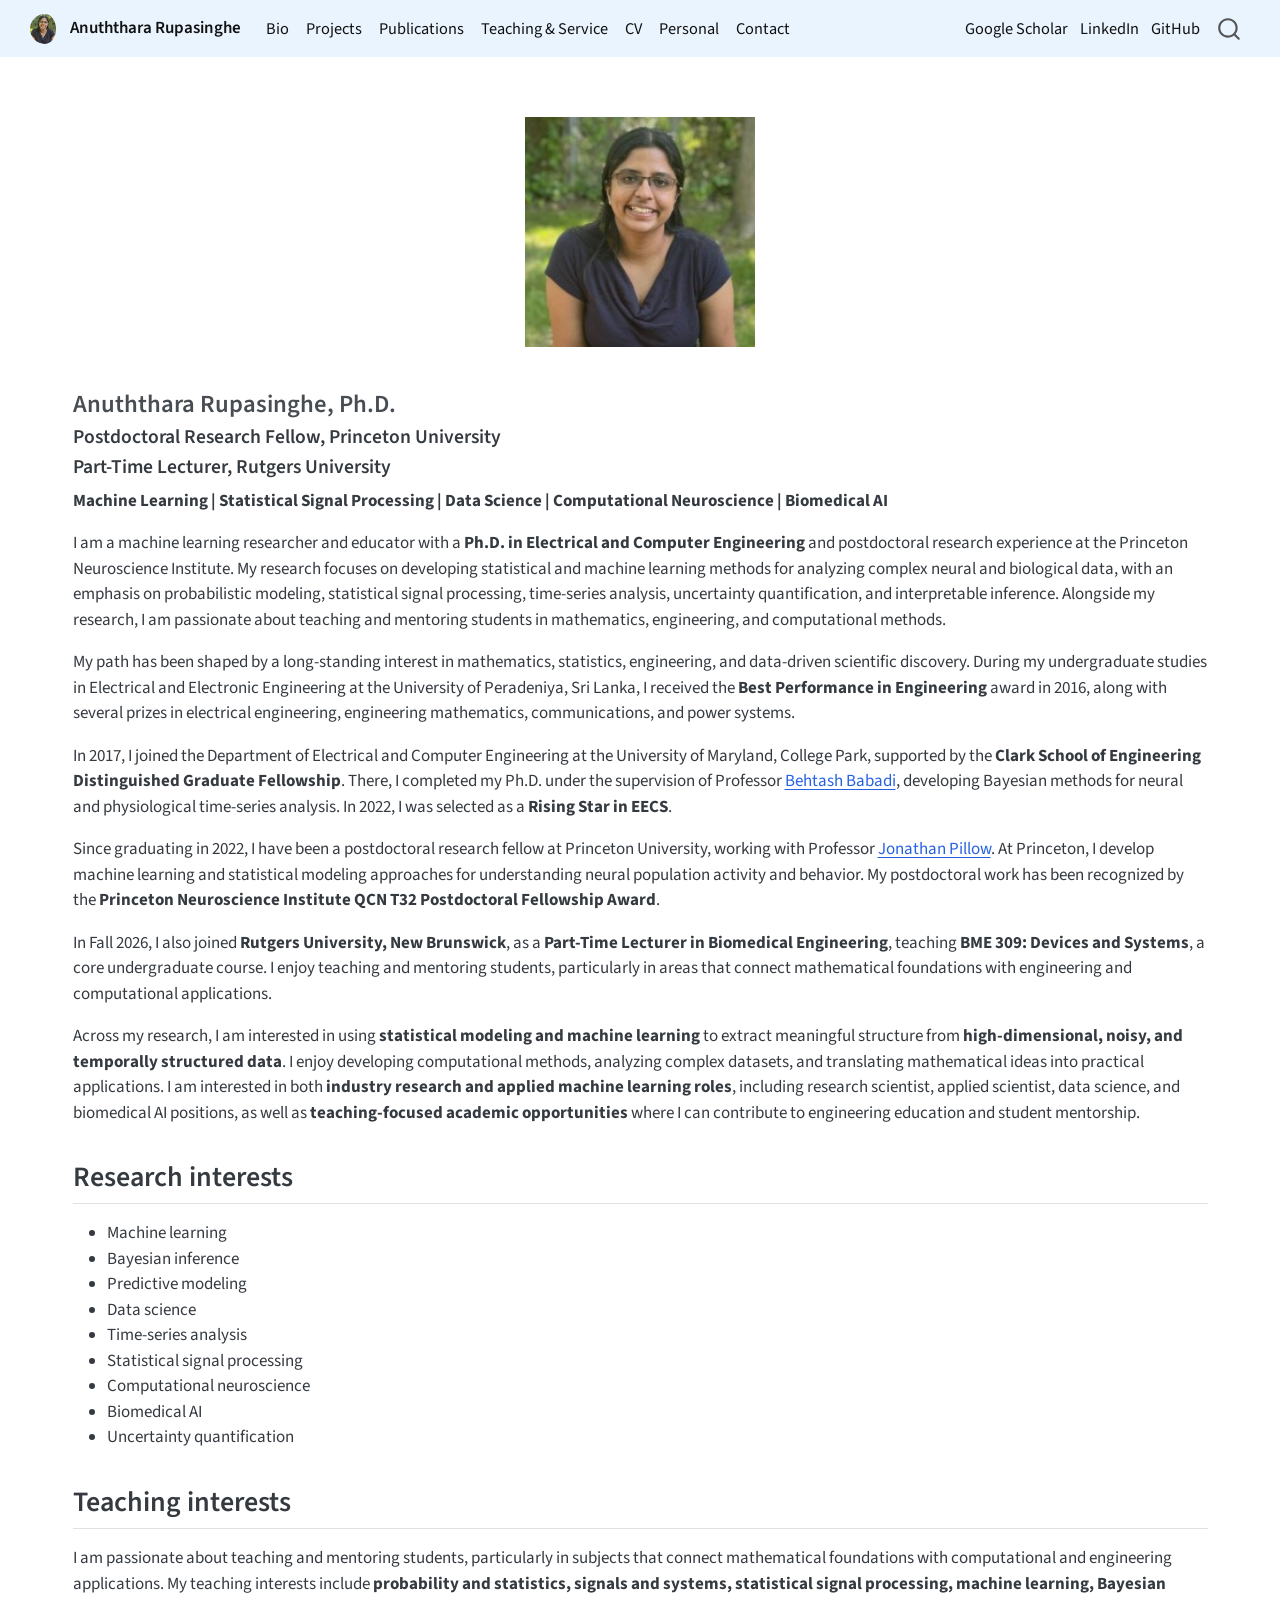
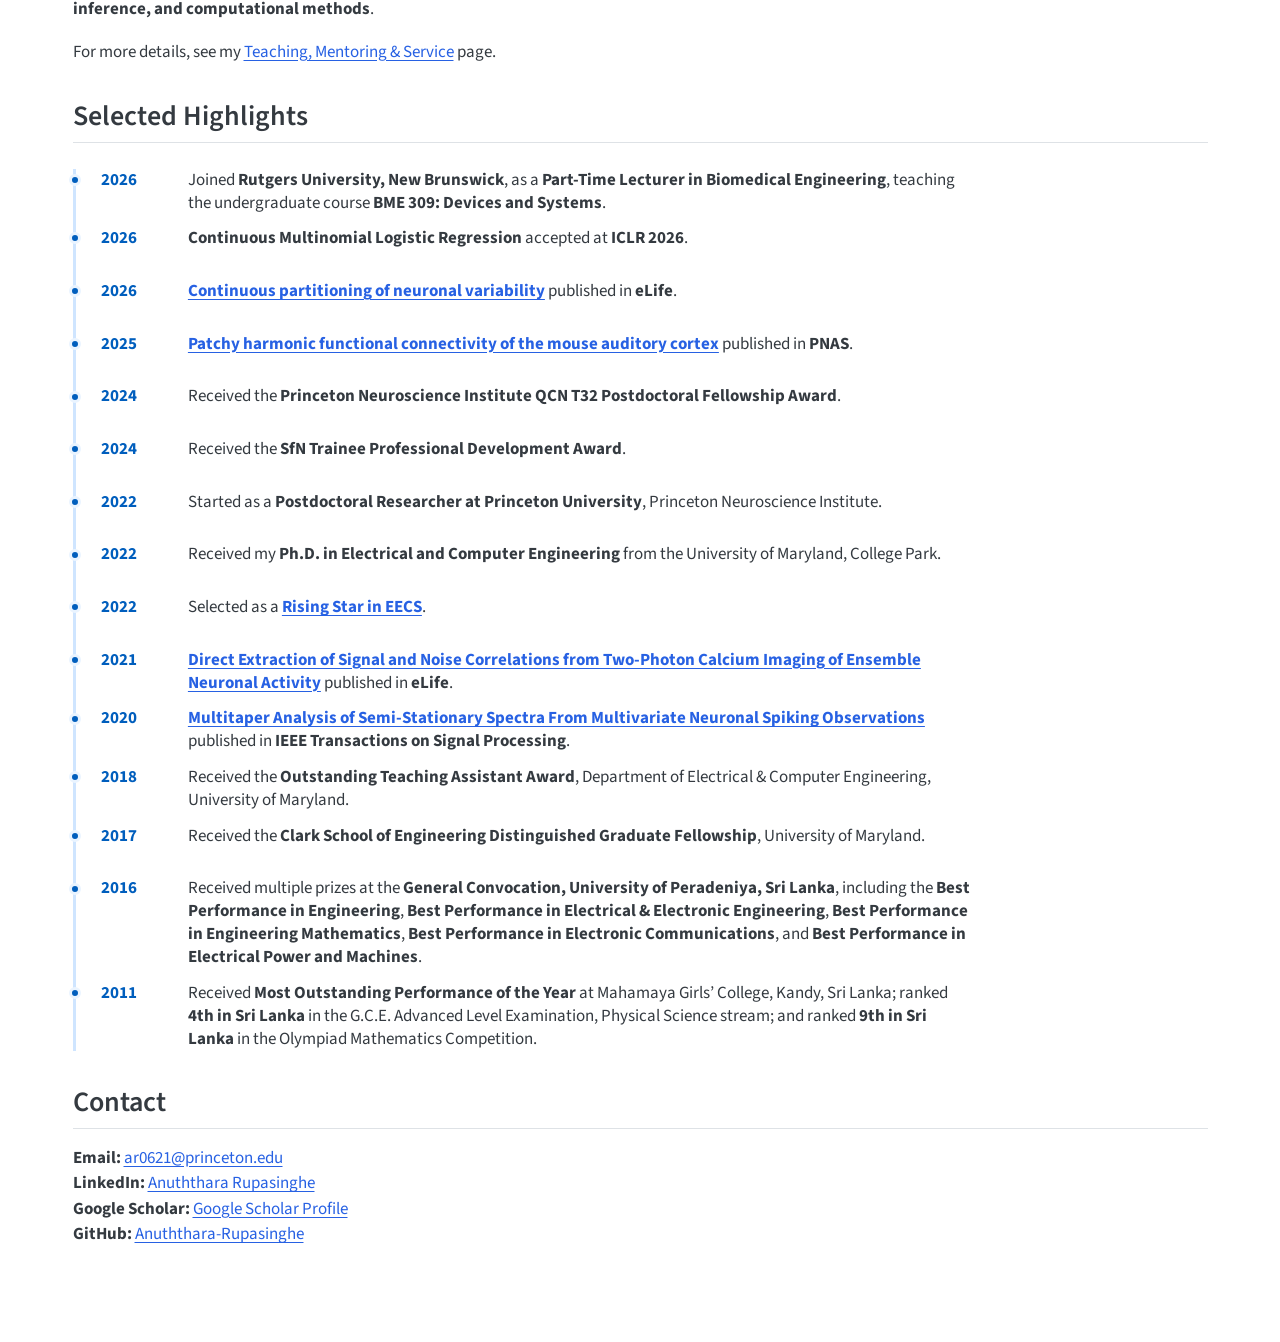
<file: docs/index.html>
<!DOCTYPE html>
<html xmlns="http://www.w3.org/1999/xhtml" lang="en" xml:lang="en"><head>

<meta charset="utf-8">
<meta name="generator" content="quarto-1.9.38">

<meta name="viewport" content="width=device-width, initial-scale=1.0, user-scalable=yes">


<title>Anuththara Rupasinghe | Machine Learning, Data Science &amp; Biomedical AI – Anuththara Rupasinghe</title>
<style>
/* Default styles provided by pandoc.
** See https://pandoc.org/MANUAL.html#variables-for-html for config info.
*/
code{white-space: pre-wrap;}
span.smallcaps{font-variant: small-caps;}
div.columns{display: flex; gap: min(4vw, 1.5em);}
div.column{flex: auto; overflow-x: auto;}
div.hanging-indent{margin-left: 1.5em; text-indent: -1.5em;}
ul.task-list{list-style: none;}
ul.task-list li input[type="checkbox"] {
  width: 0.8em;
  margin: 0 0.8em 0.2em -1em; /* quarto-specific, see https://github.com/quarto-dev/quarto-cli/issues/4556 */ 
  vertical-align: middle;
}
</style>


<script src="site_libs/quarto-nav/quarto-nav.js"></script>
<script src="site_libs/quarto-nav/headroom.min.js"></script>
<script src="site_libs/clipboard/clipboard.min.js"></script>
<script src="site_libs/quarto-search/autocomplete.umd.js"></script>
<script src="site_libs/quarto-search/fuse.min.js"></script>
<script src="site_libs/quarto-search/quarto-search.js"></script>
<meta name="quarto:offset" content="./">
<script src="site_libs/quarto-html/quarto.js" type="module"></script>
<script src="site_libs/quarto-html/tabsets/tabsets.js" type="module"></script>
<script src="site_libs/quarto-html/popper.min.js"></script>
<script src="site_libs/quarto-html/tippy.umd.min.js"></script>
<script src="site_libs/quarto-html/anchor.min.js"></script>
<link href="site_libs/quarto-html/tippy.css" rel="stylesheet">
<link href="site_libs/quarto-html/quarto-syntax-highlighting-15634bcf2e68342d4ad2dfa704d543f6.css" rel="stylesheet" id="quarto-text-highlighting-styles">
<script src="site_libs/bootstrap/bootstrap.min.js"></script>
<link href="site_libs/bootstrap/bootstrap-icons.css" rel="stylesheet">
<link href="site_libs/bootstrap/bootstrap-a0f9fd0d421825b736dc1bbcbcba2219.min.css" rel="stylesheet" append-hash="true" id="quarto-bootstrap" data-mode="light">
<script id="quarto-search-options" type="application/json">{
  "location": "navbar",
  "copy-button": false,
  "collapse-after": 3,
  "panel-placement": "end",
  "type": "overlay",
  "limit": 50,
  "keyboard-shortcut": [
    "f",
    "/",
    "s"
  ],
  "show-item-context": false,
  "language": {
    "search-no-results-text": "No results",
    "search-matching-documents-text": "matching documents",
    "search-copy-link-title": "Copy link to search",
    "search-hide-matches-text": "Hide additional matches",
    "search-more-match-text": "more match in this document",
    "search-more-matches-text": "more matches in this document",
    "search-clear-button-title": "Clear",
    "search-text-placeholder": "",
    "search-detached-cancel-button-title": "Cancel",
    "search-submit-button-title": "Submit",
    "search-label": "Search"
  }
}</script>
<meta name="google-site-verification" content="zmH0bxProW3QMUqO-HfRJrGWWF78c6Ah-vSyieSVFYw">


<link rel="stylesheet" href="styles.css">
</head>

<body class="nav-fixed quarto-light">

<div id="quarto-search-results"></div>
  <header id="quarto-header" class="headroom fixed-top">
    <nav class="navbar navbar-expand-lg " data-bs-theme="dark">
      <div class="navbar-container container-fluid">
      <div class="navbar-brand-container mx-auto">
    <a href="./index.html" class="navbar-brand navbar-brand-logo">
    <img src="./profile.png" alt="" class="navbar-logo light-content">
    <img src="./profile.png" alt="" class="navbar-logo dark-content">
    </a>
    <a class="navbar-brand" href="./index.html">
    <span class="navbar-title">Anuththara Rupasinghe</span>
    </a>
  </div>
            <div id="quarto-search" class="" title="Search"></div>
          <button class="navbar-toggler" type="button" data-bs-toggle="collapse" data-bs-target="#navbarCollapse" aria-controls="navbarCollapse" role="menu" aria-expanded="false" aria-label="Toggle navigation" onclick="if (window.quartoToggleHeadroom) { window.quartoToggleHeadroom(); }">
  <span class="navbar-toggler-icon"></span>
</button>
          <div class="collapse navbar-collapse" id="navbarCollapse">
            <ul class="navbar-nav navbar-nav-scroll me-auto">
  <li class="nav-item">
    <a class="nav-link active" href="./index.html" aria-current="page"> 
<span class="menu-text">Bio</span></a>
  </li>  
  <li class="nav-item">
    <a class="nav-link" href="./projects.html"> 
<span class="menu-text">Projects</span></a>
  </li>  
  <li class="nav-item">
    <a class="nav-link" href="./publications.html"> 
<span class="menu-text">Publications</span></a>
  </li>  
  <li class="nav-item">
    <a class="nav-link" href="./teaching.html"> 
<span class="menu-text">Teaching &amp; Service</span></a>
  </li>  
  <li class="nav-item">
    <a class="nav-link" href="./cv.html"> 
<span class="menu-text">CV</span></a>
  </li>  
  <li class="nav-item">
    <a class="nav-link" href="./personal.html"> 
<span class="menu-text">Personal</span></a>
  </li>  
  <li class="nav-item">
    <a class="nav-link" href="./contact.html"> 
<span class="menu-text">Contact</span></a>
  </li>  
</ul>
            <ul class="navbar-nav navbar-nav-scroll ms-auto">
  <li class="nav-item">
    <a class="nav-link" href="https://scholar.google.com/citations?user=6TQuQqsAAAAJ&amp;hl=en"> 
<span class="menu-text">Google Scholar</span></a>
  </li>  
  <li class="nav-item">
    <a class="nav-link" href="https://www.linkedin.com/in/anuththara-rupasinghe-b1566b122/"> 
<span class="menu-text">LinkedIn</span></a>
  </li>  
  <li class="nav-item">
    <a class="nav-link" href="https://github.com/Anuththara-Rupasinghe"> 
<span class="menu-text">GitHub</span></a>
  </li>  
</ul>
          </div> <!-- /navcollapse -->
            <div class="quarto-navbar-tools">
</div>
      </div> <!-- /container-fluid -->
    </nav>
</header>
<!-- content -->
<div id="quarto-content" class="quarto-container page-columns page-rows-contents page-layout-full page-navbar">
<!-- sidebar -->
<!-- margin-sidebar -->
    
<!-- main -->
<main class="content column-page" id="quarto-document-content"><header id="title-block-header" class="quarto-title-block"></header>




<div class="quarto-figure quarto-figure-center">
<figure class="figure">
<p><img src="profile.png" class="img-fluid quarto-figure quarto-figure-center figure-img" width="230"></p>
</figure>
</div>
<section id="anuththara-rupasinghe-ph.d." class="level3 bio-name">
<h3 class="bio-name anchored" data-anchor-id="anuththara-rupasinghe-ph.d.">Anuththara Rupasinghe, Ph.D.&nbsp;</h3>
<p class="bio-position">
Postdoctoral Research Fellow, Princeton University<br> Part-Time Lecturer, Rutgers University
</p>
<p><strong>Machine Learning | Statistical Signal Processing | Data Science | Computational Neuroscience | Biomedical AI</strong></p>
<p>I am a machine learning researcher and educator with a <strong>Ph.D.&nbsp;in Electrical and Computer Engineering</strong> and postdoctoral research experience at the Princeton Neuroscience Institute. My research focuses on developing statistical and machine learning methods for analyzing complex neural and biological data, with an emphasis on probabilistic modeling, statistical signal processing, time-series analysis, uncertainty quantification, and interpretable inference. Alongside my research, I am passionate about teaching and mentoring students in mathematics, engineering, and computational methods.</p>
<p>My path has been shaped by a long-standing interest in mathematics, statistics, engineering, and data-driven scientific discovery. During my undergraduate studies in Electrical and Electronic Engineering at the University of Peradeniya, Sri Lanka, I received the <strong>Best Performance in Engineering</strong> award in 2016, along with several prizes in electrical engineering, engineering mathematics, communications, and power systems.</p>
<p>In 2017, I joined the Department of Electrical and Computer Engineering at the University of Maryland, College Park, supported by the <strong>Clark School of Engineering Distinguished Graduate Fellowship</strong>. There, I completed my Ph.D.&nbsp;under the supervision of Professor <a href="https://ece.umd.edu/clark/faculty/356/Behtash-Babadi">Behtash Babadi</a>, developing Bayesian methods for neural and physiological time-series analysis. In 2022, I was selected as a <strong>Rising Star in EECS</strong>.</p>
<p>Since graduating in 2022, I have been a postdoctoral research fellow at Princeton University, working with Professor <a href="https://pillowlab.princeton.edu/">Jonathan Pillow</a>. At Princeton, I develop machine learning and statistical modeling approaches for understanding neural population activity and behavior. My postdoctoral work has been recognized by the <strong>Princeton Neuroscience Institute QCN T32 Postdoctoral Fellowship Award</strong>.</p>
<p>In Fall 2026, I also joined <strong>Rutgers University, New Brunswick</strong>, as a <strong>Part-Time Lecturer in Biomedical Engineering</strong>, teaching <strong>BME 309: Devices and Systems</strong>, a core undergraduate course. I enjoy teaching and mentoring students, particularly in areas that connect mathematical foundations with engineering and computational applications.</p>
<p>Across my research, I am interested in using <strong>statistical modeling and machine learning</strong> to extract meaningful structure from <strong>high-dimensional, noisy, and temporally structured data</strong>. I enjoy developing computational methods, analyzing complex datasets, and translating mathematical ideas into practical applications. I am interested in both <strong>industry research and applied machine learning roles</strong>, including research scientist, applied scientist, data science, and biomedical AI positions, as well as <strong>teaching-focused academic opportunities</strong> where I can contribute to engineering education and student mentorship.</p>
</section>
<section id="research-interests" class="level2">
<h2 class="anchored" data-anchor-id="research-interests">Research interests</h2>
<ul>
<li>Machine learning</li>
<li>Bayesian inference</li>
<li>Predictive modeling</li>
<li>Data science</li>
<li>Time-series analysis</li>
<li>Statistical signal processing</li>
<li>Computational neuroscience</li>
<li>Biomedical AI</li>
<li>Uncertainty quantification</li>
</ul>
</section>
<section id="teaching-interests" class="level2">
<h2 class="anchored" data-anchor-id="teaching-interests">Teaching interests</h2>
<p>I am passionate about teaching and mentoring students, particularly in subjects that connect mathematical foundations with computational and engineering applications. My teaching interests include <strong>probability and statistics, signals and systems, statistical signal processing, machine learning, Bayesian inference, and computational methods</strong>.</p>
<p>For more details, see my <a href="./teaching.html">Teaching, Mentoring &amp; Service</a> page.</p>
</section>
<section id="selected-highlights" class="level2">
<h2 class="anchored" data-anchor-id="selected-highlights">Selected Highlights</h2>
<div class="timeline">
<div class="timeline-item">
<div class="timeline-year">
<p>2026</p>
</div>
<div class="timeline-content">
<p>Joined <strong>Rutgers University, New Brunswick</strong>, as a <strong>Part-Time Lecturer in Biomedical Engineering</strong>, teaching the undergraduate course <strong>BME 309: Devices and Systems</strong>.</p>
</div>
</div>
<div class="timeline-item">
<div class="timeline-year">
<p>2026</p>
</div>
<div class="timeline-content">
<p><strong>Continuous Multinomial Logistic Regression</strong> accepted at <strong>ICLR 2026</strong>.</p>
</div>
</div>
<div class="timeline-item">
<div class="timeline-year">
<p>2026</p>
</div>
<div class="timeline-content">
<p><a href="https://elifesciences.org/reviewed-preprints/109719"><strong>Continuous partitioning of neuronal variability</strong></a> published in <strong>eLife</strong>.</p>
</div>
</div>
<div class="timeline-item">
<div class="timeline-year">
<p>2025</p>
</div>
<div class="timeline-content">
<p><a href="https://doi.org/10.1073/pnas.2510012122"><strong>Patchy harmonic functional connectivity of the mouse auditory cortex</strong></a> published in <strong>PNAS</strong>.</p>
</div>
</div>
<div class="timeline-item">
<div class="timeline-year">
<p>2024</p>
</div>
<div class="timeline-content">
<p>Received the <strong>Princeton Neuroscience Institute QCN T32 Postdoctoral Fellowship Award</strong>.</p>
</div>
</div>
<div class="timeline-item">
<div class="timeline-year">
<p>2024</p>
</div>
<div class="timeline-content">
<p>Received the <strong>SfN Trainee Professional Development Award</strong>.</p>
</div>
</div>
<div class="timeline-item">
<div class="timeline-year">
<p>2022</p>
</div>
<div class="timeline-content">
<p>Started as a <strong>Postdoctoral Researcher at Princeton University</strong>, Princeton Neuroscience Institute.</p>
</div>
</div>
<div class="timeline-item">
<div class="timeline-year">
<p>2022</p>
</div>
<div class="timeline-content">
<p>Received my <strong>Ph.D.&nbsp;in Electrical and Computer Engineering</strong> from the University of Maryland, College Park.</p>
</div>
</div>
<div class="timeline-item">
<div class="timeline-year">
<p>2022</p>
</div>
<div class="timeline-content">
<p>Selected as a <a href="https://risingstars.utexas.edu/profiles/anuththara-rupasinghe"><strong>Rising Star in EECS</strong></a>.</p>
</div>
</div>
<div class="timeline-item">
<div class="timeline-year">
<p>2021</p>
</div>
<div class="timeline-content">
<p><a href="https://elifesciences.org/articles/68046"><strong>Direct Extraction of Signal and Noise Correlations from Two-Photon Calcium Imaging of Ensemble Neuronal Activity</strong></a> published in <strong>eLife</strong>.</p>
</div>
</div>
<div class="timeline-item">
<div class="timeline-year">
<p>2020</p>
</div>
<div class="timeline-content">
<p><a href="https://ieeexplore.ieee.org/document/9143473"><strong>Multitaper Analysis of Semi-Stationary Spectra From Multivariate Neuronal Spiking Observations</strong></a> published in <strong>IEEE Transactions on Signal Processing</strong>.</p>
</div>
</div>
<div class="timeline-item">
<div class="timeline-year">
<p>2018</p>
</div>
<div class="timeline-content">
<p>Received the <strong>Outstanding Teaching Assistant Award</strong>, Department of Electrical &amp; Computer Engineering, University of Maryland.</p>
</div>
</div>
<div class="timeline-item">
<div class="timeline-year">
<p>2017</p>
</div>
<div class="timeline-content">
<p>Received the <strong>Clark School of Engineering Distinguished Graduate Fellowship</strong>, University of Maryland.</p>
</div>
</div>
<div class="timeline-item">
<div class="timeline-year">
<p>2016</p>
</div>
<div class="timeline-content">
<p>Received multiple prizes at the <strong>General Convocation, University of Peradeniya, Sri Lanka</strong>, including the <strong>Best Performance in Engineering</strong>, <strong>Best Performance in Electrical &amp; Electronic Engineering</strong>, <strong>Best Performance in Engineering Mathematics</strong>, <strong>Best Performance in Electronic Communications</strong>, and <strong>Best Performance in Electrical Power and Machines</strong>.</p>
</div>
</div>
<div class="timeline-item">
<div class="timeline-year">
<p>2011</p>
</div>
<div class="timeline-content">
<p>Received <strong>Most Outstanding Performance of the Year</strong> at Mahamaya Girls’ College, Kandy, Sri Lanka; ranked <strong>4th in Sri Lanka</strong> in the G.C.E. Advanced Level Examination, Physical Science stream; and ranked <strong>9th in Sri Lanka</strong> in the Olympiad Mathematics Competition.</p>
</div>
</div>
</div>
</section>
<section id="contact" class="level2">
<h2 class="anchored" data-anchor-id="contact">Contact</h2>
<p><strong>Email:</strong> <a href="mailto:ar0621@princeton.edu">ar0621@princeton.edu</a><br>
<strong>LinkedIn:</strong> <a href="https://www.linkedin.com/in/anuththara-rupasinghe-b1566b122/">Anuththara Rupasinghe</a><br>
<strong>Google Scholar:</strong> <a href="https://scholar.google.com/citations?user=6TQuQqsAAAAJ&amp;hl=en">Google Scholar Profile</a><br>
<strong>GitHub:</strong> <a href="https://github.com/Anuththara-Rupasinghe">Anuththara-Rupasinghe</a></p>


</section>

</main> <!-- /main -->
<script id="quarto-html-after-body" type="application/javascript">
  window.document.addEventListener("DOMContentLoaded", function (event) {
    const icon = "";
    const anchorJS = new window.AnchorJS();
    anchorJS.options = {
      placement: 'right',
      icon: icon
    };
    anchorJS.add('.anchored');
    const isCodeAnnotation = (el) => {
      for (const clz of el.classList) {
        if (clz.startsWith('code-annotation-')) {                     
          return true;
        }
      }
      return false;
    }
    const onCopySuccess = function(e) {
      // button target
      const button = e.trigger;
      // don't keep focus
      button.blur();
      // flash "checked"
      button.classList.add('code-copy-button-checked');
      var currentTitle = button.getAttribute("title");
      button.setAttribute("title", "Copied!");
      let tooltip;
      if (window.bootstrap) {
        button.setAttribute("data-bs-toggle", "tooltip");
        button.setAttribute("data-bs-placement", "left");
        button.setAttribute("data-bs-title", "Copied!");
        tooltip = new bootstrap.Tooltip(button, 
          { trigger: "manual", 
            customClass: "code-copy-button-tooltip",
            offset: [0, -8]});
        tooltip.show();    
      }
      setTimeout(function() {
        if (tooltip) {
          tooltip.hide();
          button.removeAttribute("data-bs-title");
          button.removeAttribute("data-bs-toggle");
          button.removeAttribute("data-bs-placement");
        }
        button.setAttribute("title", currentTitle);
        button.classList.remove('code-copy-button-checked');
      }, 1000);
      // clear code selection
      e.clearSelection();
    }
    const getTextToCopy = function(trigger) {
      const outerScaffold = trigger.parentElement.cloneNode(true);
      const codeEl = outerScaffold.querySelector('code');
      for (const childEl of codeEl.children) {
        if (isCodeAnnotation(childEl)) {
          childEl.remove();
        }
      }
      return codeEl.innerText;
    }
    const clipboard = new window.ClipboardJS('.code-copy-button:not([data-in-quarto-modal])', {
      text: getTextToCopy
    });
    clipboard.on('success', onCopySuccess);
    if (window.document.getElementById('quarto-embedded-source-code-modal')) {
      const clipboardModal = new window.ClipboardJS('.code-copy-button[data-in-quarto-modal]', {
        text: getTextToCopy,
        container: window.document.getElementById('quarto-embedded-source-code-modal')
      });
      clipboardModal.on('success', onCopySuccess);
    }
      var localhostRegex = new RegExp(/^(?:http|https):\/\/localhost\:?[0-9]*\//);
      var mailtoRegex = new RegExp(/^mailto:/);
        var filterRegex = new RegExp('/' + window.location.host + '/');
      var isInternal = (href) => {
          return filterRegex.test(href) || localhostRegex.test(href) || mailtoRegex.test(href);
      }
      // Inspect non-navigation links and adorn them if external
     var links = window.document.querySelectorAll('a[href]:not(.nav-link):not(.navbar-brand):not(.toc-action):not(.sidebar-link):not(.sidebar-item-toggle):not(.pagination-link):not(.no-external):not([aria-hidden]):not(.dropdown-item):not(.quarto-navigation-tool):not(.about-link)');
      for (var i=0; i<links.length; i++) {
        const link = links[i];
        if (!isInternal(link.href)) {
          // undo the damage that might have been done by quarto-nav.js in the case of
          // links that we want to consider external
          if (link.dataset.originalHref !== undefined) {
            link.href = link.dataset.originalHref;
          }
            // target, if specified
            link.setAttribute("target", "_blank");
            if (link.getAttribute("rel") === null) {
              link.setAttribute("rel", "noopener");
            }
        }
      }
    function tippyHover(el, contentFn, onTriggerFn, onUntriggerFn) {
      const config = {
        allowHTML: true,
        maxWidth: 500,
        delay: 100,
        arrow: false,
        appendTo: function(el) {
            return el.parentElement;
        },
        interactive: true,
        interactiveBorder: 10,
        theme: 'quarto',
        placement: 'bottom-start',
      };
      if (contentFn) {
        config.content = contentFn;
      }
      if (onTriggerFn) {
        config.onTrigger = onTriggerFn;
      }
      if (onUntriggerFn) {
        config.onUntrigger = onUntriggerFn;
      }
      window.tippy(el, config); 
    }
    const noterefs = window.document.querySelectorAll('a[role="doc-noteref"]');
    for (var i=0; i<noterefs.length; i++) {
      const ref = noterefs[i];
      tippyHover(ref, function() {
        // use id or data attribute instead here
        let href = ref.getAttribute('data-footnote-href') || ref.getAttribute('href');
        try { href = new URL(href).hash; } catch {}
        const id = href.replace(/^#\/?/, "");
        const note = window.document.getElementById(id);
        if (note) {
          return note.innerHTML;
        } else {
          return "";
        }
      });
    }
    const xrefs = window.document.querySelectorAll('a.quarto-xref');
    const processXRef = (id, note) => {
      // Strip column container classes
      const stripColumnClz = (el) => {
        el.classList.remove("page-full", "page-columns");
        if (el.children) {
          for (const child of el.children) {
            stripColumnClz(child);
          }
        }
      }
      stripColumnClz(note)
      if (id === null || id.startsWith('sec-')) {
        // Special case sections, only their first couple elements
        const container = document.createElement("div");
        if (note.children && note.children.length > 2) {
          container.appendChild(note.children[0].cloneNode(true));
          for (let i = 1; i < note.children.length; i++) {
            const child = note.children[i];
            if (child.tagName === "P" && child.innerText === "") {
              continue;
            } else {
              container.appendChild(child.cloneNode(true));
              break;
            }
          }
          if (window.Quarto?.typesetMath) {
            window.Quarto.typesetMath(container);
          }
          return container.innerHTML
        } else {
          if (window.Quarto?.typesetMath) {
            window.Quarto.typesetMath(note);
          }
          return note.innerHTML;
        }
      } else {
        // Remove any anchor links if they are present
        const anchorLink = note.querySelector('a.anchorjs-link');
        if (anchorLink) {
          anchorLink.remove();
        }
        if (window.Quarto?.typesetMath) {
          window.Quarto.typesetMath(note);
        }
        if (note.classList.contains("callout")) {
          return note.outerHTML;
        } else {
          return note.innerHTML;
        }
      }
    }
    for (var i=0; i<xrefs.length; i++) {
      const xref = xrefs[i];
      tippyHover(xref, undefined, function(instance) {
        instance.disable();
        let url = xref.getAttribute('href');
        let hash = undefined; 
        if (url.startsWith('#')) {
          hash = url;
        } else {
          try { hash = new URL(url).hash; } catch {}
        }
        if (hash) {
          const id = hash.replace(/^#\/?/, "");
          const note = window.document.getElementById(id);
          if (note !== null) {
            try {
              const html = processXRef(id, note.cloneNode(true));
              instance.setContent(html);
            } finally {
              instance.enable();
              instance.show();
            }
          } else {
            // See if we can fetch this
            fetch(url.split('#')[0])
            .then(res => res.text())
            .then(html => {
              const parser = new DOMParser();
              const htmlDoc = parser.parseFromString(html, "text/html");
              const note = htmlDoc.getElementById(id);
              if (note !== null) {
                const html = processXRef(id, note);
                instance.setContent(html);
              } 
            }).finally(() => {
              instance.enable();
              instance.show();
            });
          }
        } else {
          // See if we can fetch a full url (with no hash to target)
          // This is a special case and we should probably do some content thinning / targeting
          fetch(url)
          .then(res => res.text())
          .then(html => {
            const parser = new DOMParser();
            const htmlDoc = parser.parseFromString(html, "text/html");
            const note = htmlDoc.querySelector('main.content');
            if (note !== null) {
              // This should only happen for chapter cross references
              // (since there is no id in the URL)
              // remove the first header
              if (note.children.length > 0 && note.children[0].tagName === "HEADER") {
                note.children[0].remove();
              }
              const html = processXRef(null, note);
              instance.setContent(html);
            } 
          }).finally(() => {
            instance.enable();
            instance.show();
          });
        }
      }, function(instance) {
      });
    }
        let selectedAnnoteEl;
        const selectorForAnnotation = ( cell, annotation) => {
          let cellAttr = 'data-code-cell="' + cell + '"';
          let lineAttr = 'data-code-annotation="' +  annotation + '"';
          const selector = 'span[' + cellAttr + '][' + lineAttr + ']';
          return selector;
        }
        const selectCodeLines = (annoteEl) => {
          const doc = window.document;
          const targetCell = annoteEl.getAttribute("data-target-cell");
          const targetAnnotation = annoteEl.getAttribute("data-target-annotation");
          const annoteSpan = window.document.querySelector(selectorForAnnotation(targetCell, targetAnnotation));
          const lines = annoteSpan.getAttribute("data-code-lines").split(",");
          const lineIds = lines.map((line) => {
            return targetCell + "-" + line;
          })
          let top = null;
          let height = null;
          let parent = null;
          if (lineIds.length > 0) {
              //compute the position of the single el (top and bottom and make a div)
              const el = window.document.getElementById(lineIds[0]);
              top = el.offsetTop;
              height = el.offsetHeight;
              parent = el.parentElement.parentElement;
            if (lineIds.length > 1) {
              const lastEl = window.document.getElementById(lineIds[lineIds.length - 1]);
              const bottom = lastEl.offsetTop + lastEl.offsetHeight;
              height = bottom - top;
            }
            if (top !== null && height !== null && parent !== null) {
              // cook up a div (if necessary) and position it 
              let div = window.document.getElementById("code-annotation-line-highlight");
              if (div === null) {
                div = window.document.createElement("div");
                div.setAttribute("id", "code-annotation-line-highlight");
                div.style.position = 'absolute';
                parent.appendChild(div);
              }
              div.style.top = top - 2 + "px";
              div.style.height = height + 4 + "px";
              div.style.left = 0;
              let gutterDiv = window.document.getElementById("code-annotation-line-highlight-gutter");
              if (gutterDiv === null) {
                gutterDiv = window.document.createElement("div");
                gutterDiv.setAttribute("id", "code-annotation-line-highlight-gutter");
                gutterDiv.style.position = 'absolute';
                const codeCell = window.document.getElementById(targetCell);
                const gutter = codeCell.querySelector('.code-annotation-gutter');
                gutter.appendChild(gutterDiv);
              }
              gutterDiv.style.top = top - 2 + "px";
              gutterDiv.style.height = height + 4 + "px";
            }
            selectedAnnoteEl = annoteEl;
          }
        };
        const unselectCodeLines = () => {
          const elementsIds = ["code-annotation-line-highlight", "code-annotation-line-highlight-gutter"];
          elementsIds.forEach((elId) => {
            const div = window.document.getElementById(elId);
            if (div) {
              div.remove();
            }
          });
          selectedAnnoteEl = undefined;
        };
          // Handle positioning of the toggle
      window.addEventListener(
        "resize",
        throttle(() => {
          elRect = undefined;
          if (selectedAnnoteEl) {
            selectCodeLines(selectedAnnoteEl);
          }
        }, 10)
      );
      function throttle(fn, ms) {
      let throttle = false;
      let timer;
        return (...args) => {
          if(!throttle) { // first call gets through
              fn.apply(this, args);
              throttle = true;
          } else { // all the others get throttled
              if(timer) clearTimeout(timer); // cancel #2
              timer = setTimeout(() => {
                fn.apply(this, args);
                timer = throttle = false;
              }, ms);
          }
        };
      }
        // Attach click handler to the DT
        const annoteDls = window.document.querySelectorAll('dt[data-target-cell]');
        for (const annoteDlNode of annoteDls) {
          annoteDlNode.addEventListener('click', (event) => {
            const clickedEl = event.target;
            if (clickedEl !== selectedAnnoteEl) {
              unselectCodeLines();
              const activeEl = window.document.querySelector('dt[data-target-cell].code-annotation-active');
              if (activeEl) {
                activeEl.classList.remove('code-annotation-active');
              }
              selectCodeLines(clickedEl);
              clickedEl.classList.add('code-annotation-active');
            } else {
              // Unselect the line
              unselectCodeLines();
              clickedEl.classList.remove('code-annotation-active');
            }
          });
        }
    const findCites = (el) => {
      const parentEl = el.parentElement;
      if (parentEl) {
        const cites = parentEl.dataset.cites;
        if (cites) {
          return {
            el,
            cites: cites.split(' ')
          };
        } else {
          return findCites(el.parentElement)
        }
      } else {
        return undefined;
      }
    };
    var bibliorefs = window.document.querySelectorAll('a[role="doc-biblioref"]');
    for (var i=0; i<bibliorefs.length; i++) {
      const ref = bibliorefs[i];
      const citeInfo = findCites(ref);
      if (citeInfo) {
        tippyHover(citeInfo.el, function() {
          var popup = window.document.createElement('div');
          citeInfo.cites.forEach(function(cite) {
            var citeDiv = window.document.createElement('div');
            citeDiv.classList.add('hanging-indent');
            citeDiv.classList.add('csl-entry');
            var biblioDiv = window.document.getElementById('ref-' + cite);
            if (biblioDiv) {
              citeDiv.innerHTML = biblioDiv.innerHTML;
            }
            popup.appendChild(citeDiv);
          });
          return popup.innerHTML;
        });
      }
    }
  });
  </script>
</div> <!-- /content -->




</body></html>
</file>
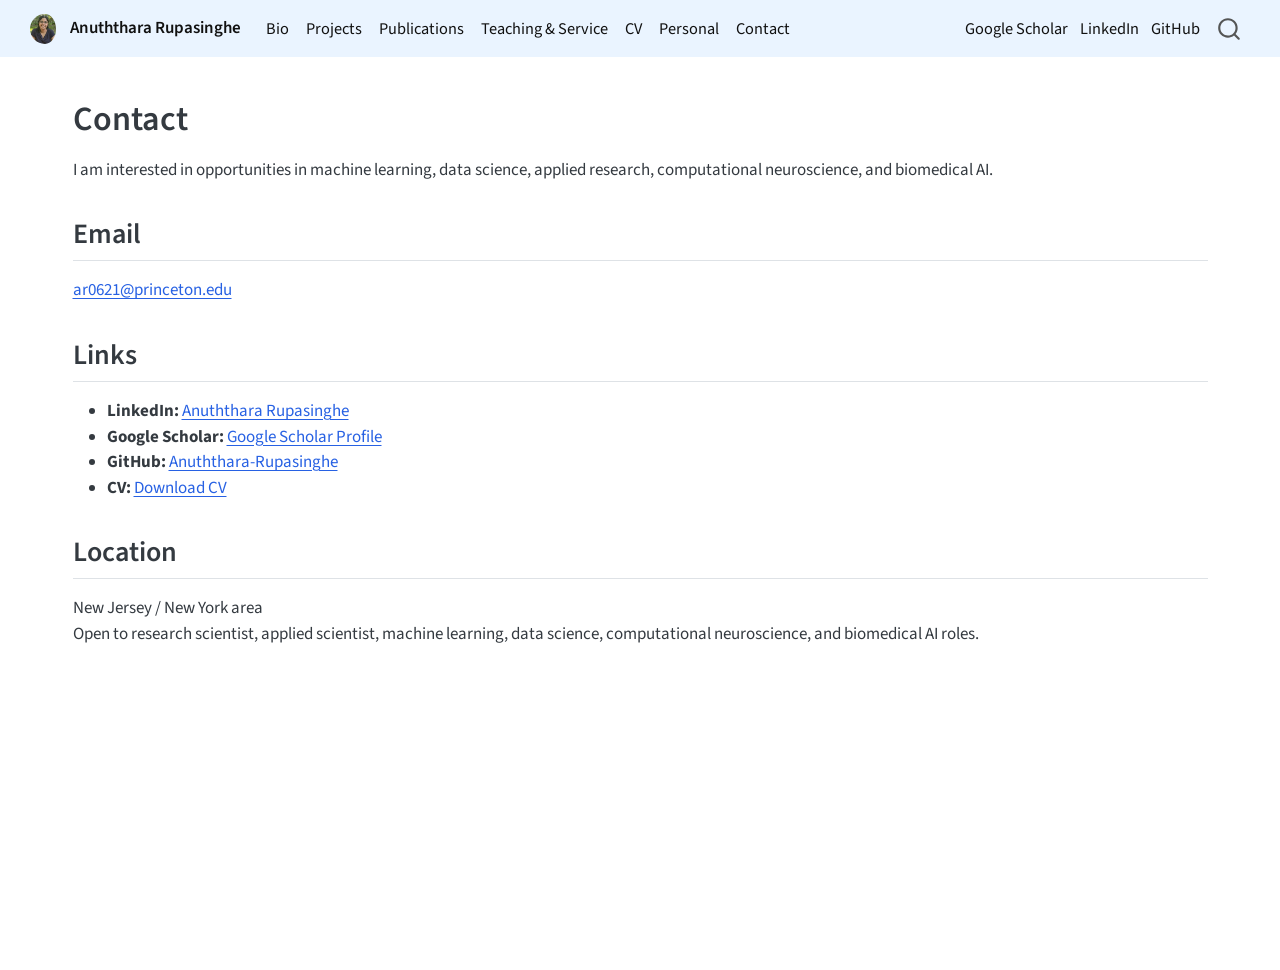
<file: docs/contact.html>
<!DOCTYPE html>
<html xmlns="http://www.w3.org/1999/xhtml" lang="en" xml:lang="en"><head>

<meta charset="utf-8">
<meta name="generator" content="quarto-1.9.38">

<meta name="viewport" content="width=device-width, initial-scale=1.0, user-scalable=yes">


<title>Contact – Anuththara Rupasinghe</title>
<style>
/* Default styles provided by pandoc.
** See https://pandoc.org/MANUAL.html#variables-for-html for config info.
*/
code{white-space: pre-wrap;}
span.smallcaps{font-variant: small-caps;}
div.columns{display: flex; gap: min(4vw, 1.5em);}
div.column{flex: auto; overflow-x: auto;}
div.hanging-indent{margin-left: 1.5em; text-indent: -1.5em;}
ul.task-list{list-style: none;}
ul.task-list li input[type="checkbox"] {
  width: 0.8em;
  margin: 0 0.8em 0.2em -1em; /* quarto-specific, see https://github.com/quarto-dev/quarto-cli/issues/4556 */ 
  vertical-align: middle;
}
</style>


<script src="site_libs/quarto-nav/quarto-nav.js"></script>
<script src="site_libs/quarto-nav/headroom.min.js"></script>
<script src="site_libs/clipboard/clipboard.min.js"></script>
<script src="site_libs/quarto-search/autocomplete.umd.js"></script>
<script src="site_libs/quarto-search/fuse.min.js"></script>
<script src="site_libs/quarto-search/quarto-search.js"></script>
<meta name="quarto:offset" content="./">
<script src="site_libs/quarto-html/quarto.js" type="module"></script>
<script src="site_libs/quarto-html/tabsets/tabsets.js" type="module"></script>
<script src="site_libs/quarto-html/popper.min.js"></script>
<script src="site_libs/quarto-html/tippy.umd.min.js"></script>
<script src="site_libs/quarto-html/anchor.min.js"></script>
<link href="site_libs/quarto-html/tippy.css" rel="stylesheet">
<link href="site_libs/quarto-html/quarto-syntax-highlighting-15634bcf2e68342d4ad2dfa704d543f6.css" rel="stylesheet" id="quarto-text-highlighting-styles">
<script src="site_libs/bootstrap/bootstrap.min.js"></script>
<link href="site_libs/bootstrap/bootstrap-icons.css" rel="stylesheet">
<link href="site_libs/bootstrap/bootstrap-a0f9fd0d421825b736dc1bbcbcba2219.min.css" rel="stylesheet" append-hash="true" id="quarto-bootstrap" data-mode="light">
<script id="quarto-search-options" type="application/json">{
  "location": "navbar",
  "copy-button": false,
  "collapse-after": 3,
  "panel-placement": "end",
  "type": "overlay",
  "limit": 50,
  "keyboard-shortcut": [
    "f",
    "/",
    "s"
  ],
  "show-item-context": false,
  "language": {
    "search-no-results-text": "No results",
    "search-matching-documents-text": "matching documents",
    "search-copy-link-title": "Copy link to search",
    "search-hide-matches-text": "Hide additional matches",
    "search-more-match-text": "more match in this document",
    "search-more-matches-text": "more matches in this document",
    "search-clear-button-title": "Clear",
    "search-text-placeholder": "",
    "search-detached-cancel-button-title": "Cancel",
    "search-submit-button-title": "Submit",
    "search-label": "Search"
  }
}</script>
<meta name="google-site-verification" content="zmH0bxProW3QMUqO-HfRJrGWWF78c6Ah-vSyieSVFYw">


<link rel="stylesheet" href="styles.css">
</head>

<body class="nav-fixed quarto-light">

<div id="quarto-search-results"></div>
  <header id="quarto-header" class="headroom fixed-top">
    <nav class="navbar navbar-expand-lg " data-bs-theme="dark">
      <div class="navbar-container container-fluid">
      <div class="navbar-brand-container mx-auto">
    <a href="./index.html" class="navbar-brand navbar-brand-logo">
    <img src="./profile.png" alt="" class="navbar-logo light-content">
    <img src="./profile.png" alt="" class="navbar-logo dark-content">
    </a>
    <a class="navbar-brand" href="./index.html">
    <span class="navbar-title">Anuththara Rupasinghe</span>
    </a>
  </div>
            <div id="quarto-search" class="" title="Search"></div>
          <button class="navbar-toggler" type="button" data-bs-toggle="collapse" data-bs-target="#navbarCollapse" aria-controls="navbarCollapse" role="menu" aria-expanded="false" aria-label="Toggle navigation" onclick="if (window.quartoToggleHeadroom) { window.quartoToggleHeadroom(); }">
  <span class="navbar-toggler-icon"></span>
</button>
          <div class="collapse navbar-collapse" id="navbarCollapse">
            <ul class="navbar-nav navbar-nav-scroll me-auto">
  <li class="nav-item">
    <a class="nav-link" href="./index.html"> 
<span class="menu-text">Bio</span></a>
  </li>  
  <li class="nav-item">
    <a class="nav-link" href="./projects.html"> 
<span class="menu-text">Projects</span></a>
  </li>  
  <li class="nav-item">
    <a class="nav-link" href="./publications.html"> 
<span class="menu-text">Publications</span></a>
  </li>  
  <li class="nav-item">
    <a class="nav-link" href="./teaching.html"> 
<span class="menu-text">Teaching &amp; Service</span></a>
  </li>  
  <li class="nav-item">
    <a class="nav-link" href="./cv.html"> 
<span class="menu-text">CV</span></a>
  </li>  
  <li class="nav-item">
    <a class="nav-link" href="./personal.html"> 
<span class="menu-text">Personal</span></a>
  </li>  
  <li class="nav-item">
    <a class="nav-link active" href="./contact.html" aria-current="page"> 
<span class="menu-text">Contact</span></a>
  </li>  
</ul>
            <ul class="navbar-nav navbar-nav-scroll ms-auto">
  <li class="nav-item">
    <a class="nav-link" href="https://scholar.google.com/citations?user=6TQuQqsAAAAJ&amp;hl=en"> 
<span class="menu-text">Google Scholar</span></a>
  </li>  
  <li class="nav-item">
    <a class="nav-link" href="https://www.linkedin.com/in/anuththara-rupasinghe-b1566b122/"> 
<span class="menu-text">LinkedIn</span></a>
  </li>  
  <li class="nav-item">
    <a class="nav-link" href="https://github.com/Anuththara-Rupasinghe"> 
<span class="menu-text">GitHub</span></a>
  </li>  
</ul>
          </div> <!-- /navcollapse -->
            <div class="quarto-navbar-tools">
</div>
      </div> <!-- /container-fluid -->
    </nav>
</header>
<!-- content -->
<div id="quarto-content" class="quarto-container page-columns page-rows-contents page-layout-full page-navbar">
<!-- sidebar -->
<!-- margin-sidebar -->
    
<!-- main -->
<main class="content column-page" id="quarto-document-content">

<header id="title-block-header" class="quarto-title-block default">
<div class="quarto-title">
<h1 class="title">Contact</h1>
</div>



<div class="quarto-title-meta column-page">

    
  
    
  </div>
  


</header>


<p>I am interested in opportunities in machine learning, data science, applied research, computational neuroscience, and biomedical AI.</p>
<section id="email" class="level2">
<h2 class="anchored" data-anchor-id="email">Email</h2>
<p><a href="mailto:ar0621@princeton.edu">ar0621@princeton.edu</a></p>
</section>
<section id="links" class="level2">
<h2 class="anchored" data-anchor-id="links">Links</h2>
<ul>
<li><strong>LinkedIn:</strong> <a href="https://www.linkedin.com/in/anuththara-rupasinghe-b1566b122/">Anuththara Rupasinghe</a><br>
</li>
<li><strong>Google Scholar:</strong> <a href="https://scholar.google.com/citations?user=6TQuQqsAAAAJ&amp;hl=en">Google Scholar Profile</a><br>
</li>
<li><strong>GitHub:</strong> <a href="https://github.com/Anuththara-Rupasinghe">Anuththara-Rupasinghe</a></li>
<li><strong>CV:</strong> <a href="cv.pdf">Download CV</a></li>
</ul>
</section>
<section id="location" class="level2">
<h2 class="anchored" data-anchor-id="location">Location</h2>
<p>New Jersey / New York area<br>
Open to research scientist, applied scientist, machine learning, data science, computational neuroscience, and biomedical AI roles.</p>


</section>

</main> <!-- /main -->
<script id="quarto-html-after-body" type="application/javascript">
  window.document.addEventListener("DOMContentLoaded", function (event) {
    const icon = "";
    const anchorJS = new window.AnchorJS();
    anchorJS.options = {
      placement: 'right',
      icon: icon
    };
    anchorJS.add('.anchored');
    const isCodeAnnotation = (el) => {
      for (const clz of el.classList) {
        if (clz.startsWith('code-annotation-')) {                     
          return true;
        }
      }
      return false;
    }
    const onCopySuccess = function(e) {
      // button target
      const button = e.trigger;
      // don't keep focus
      button.blur();
      // flash "checked"
      button.classList.add('code-copy-button-checked');
      var currentTitle = button.getAttribute("title");
      button.setAttribute("title", "Copied!");
      let tooltip;
      if (window.bootstrap) {
        button.setAttribute("data-bs-toggle", "tooltip");
        button.setAttribute("data-bs-placement", "left");
        button.setAttribute("data-bs-title", "Copied!");
        tooltip = new bootstrap.Tooltip(button, 
          { trigger: "manual", 
            customClass: "code-copy-button-tooltip",
            offset: [0, -8]});
        tooltip.show();    
      }
      setTimeout(function() {
        if (tooltip) {
          tooltip.hide();
          button.removeAttribute("data-bs-title");
          button.removeAttribute("data-bs-toggle");
          button.removeAttribute("data-bs-placement");
        }
        button.setAttribute("title", currentTitle);
        button.classList.remove('code-copy-button-checked');
      }, 1000);
      // clear code selection
      e.clearSelection();
    }
    const getTextToCopy = function(trigger) {
      const outerScaffold = trigger.parentElement.cloneNode(true);
      const codeEl = outerScaffold.querySelector('code');
      for (const childEl of codeEl.children) {
        if (isCodeAnnotation(childEl)) {
          childEl.remove();
        }
      }
      return codeEl.innerText;
    }
    const clipboard = new window.ClipboardJS('.code-copy-button:not([data-in-quarto-modal])', {
      text: getTextToCopy
    });
    clipboard.on('success', onCopySuccess);
    if (window.document.getElementById('quarto-embedded-source-code-modal')) {
      const clipboardModal = new window.ClipboardJS('.code-copy-button[data-in-quarto-modal]', {
        text: getTextToCopy,
        container: window.document.getElementById('quarto-embedded-source-code-modal')
      });
      clipboardModal.on('success', onCopySuccess);
    }
      var localhostRegex = new RegExp(/^(?:http|https):\/\/localhost\:?[0-9]*\//);
      var mailtoRegex = new RegExp(/^mailto:/);
        var filterRegex = new RegExp('/' + window.location.host + '/');
      var isInternal = (href) => {
          return filterRegex.test(href) || localhostRegex.test(href) || mailtoRegex.test(href);
      }
      // Inspect non-navigation links and adorn them if external
     var links = window.document.querySelectorAll('a[href]:not(.nav-link):not(.navbar-brand):not(.toc-action):not(.sidebar-link):not(.sidebar-item-toggle):not(.pagination-link):not(.no-external):not([aria-hidden]):not(.dropdown-item):not(.quarto-navigation-tool):not(.about-link)');
      for (var i=0; i<links.length; i++) {
        const link = links[i];
        if (!isInternal(link.href)) {
          // undo the damage that might have been done by quarto-nav.js in the case of
          // links that we want to consider external
          if (link.dataset.originalHref !== undefined) {
            link.href = link.dataset.originalHref;
          }
            // target, if specified
            link.setAttribute("target", "_blank");
            if (link.getAttribute("rel") === null) {
              link.setAttribute("rel", "noopener");
            }
        }
      }
    function tippyHover(el, contentFn, onTriggerFn, onUntriggerFn) {
      const config = {
        allowHTML: true,
        maxWidth: 500,
        delay: 100,
        arrow: false,
        appendTo: function(el) {
            return el.parentElement;
        },
        interactive: true,
        interactiveBorder: 10,
        theme: 'quarto',
        placement: 'bottom-start',
      };
      if (contentFn) {
        config.content = contentFn;
      }
      if (onTriggerFn) {
        config.onTrigger = onTriggerFn;
      }
      if (onUntriggerFn) {
        config.onUntrigger = onUntriggerFn;
      }
      window.tippy(el, config); 
    }
    const noterefs = window.document.querySelectorAll('a[role="doc-noteref"]');
    for (var i=0; i<noterefs.length; i++) {
      const ref = noterefs[i];
      tippyHover(ref, function() {
        // use id or data attribute instead here
        let href = ref.getAttribute('data-footnote-href') || ref.getAttribute('href');
        try { href = new URL(href).hash; } catch {}
        const id = href.replace(/^#\/?/, "");
        const note = window.document.getElementById(id);
        if (note) {
          return note.innerHTML;
        } else {
          return "";
        }
      });
    }
    const xrefs = window.document.querySelectorAll('a.quarto-xref');
    const processXRef = (id, note) => {
      // Strip column container classes
      const stripColumnClz = (el) => {
        el.classList.remove("page-full", "page-columns");
        if (el.children) {
          for (const child of el.children) {
            stripColumnClz(child);
          }
        }
      }
      stripColumnClz(note)
      if (id === null || id.startsWith('sec-')) {
        // Special case sections, only their first couple elements
        const container = document.createElement("div");
        if (note.children && note.children.length > 2) {
          container.appendChild(note.children[0].cloneNode(true));
          for (let i = 1; i < note.children.length; i++) {
            const child = note.children[i];
            if (child.tagName === "P" && child.innerText === "") {
              continue;
            } else {
              container.appendChild(child.cloneNode(true));
              break;
            }
          }
          if (window.Quarto?.typesetMath) {
            window.Quarto.typesetMath(container);
          }
          return container.innerHTML
        } else {
          if (window.Quarto?.typesetMath) {
            window.Quarto.typesetMath(note);
          }
          return note.innerHTML;
        }
      } else {
        // Remove any anchor links if they are present
        const anchorLink = note.querySelector('a.anchorjs-link');
        if (anchorLink) {
          anchorLink.remove();
        }
        if (window.Quarto?.typesetMath) {
          window.Quarto.typesetMath(note);
        }
        if (note.classList.contains("callout")) {
          return note.outerHTML;
        } else {
          return note.innerHTML;
        }
      }
    }
    for (var i=0; i<xrefs.length; i++) {
      const xref = xrefs[i];
      tippyHover(xref, undefined, function(instance) {
        instance.disable();
        let url = xref.getAttribute('href');
        let hash = undefined; 
        if (url.startsWith('#')) {
          hash = url;
        } else {
          try { hash = new URL(url).hash; } catch {}
        }
        if (hash) {
          const id = hash.replace(/^#\/?/, "");
          const note = window.document.getElementById(id);
          if (note !== null) {
            try {
              const html = processXRef(id, note.cloneNode(true));
              instance.setContent(html);
            } finally {
              instance.enable();
              instance.show();
            }
          } else {
            // See if we can fetch this
            fetch(url.split('#')[0])
            .then(res => res.text())
            .then(html => {
              const parser = new DOMParser();
              const htmlDoc = parser.parseFromString(html, "text/html");
              const note = htmlDoc.getElementById(id);
              if (note !== null) {
                const html = processXRef(id, note);
                instance.setContent(html);
              } 
            }).finally(() => {
              instance.enable();
              instance.show();
            });
          }
        } else {
          // See if we can fetch a full url (with no hash to target)
          // This is a special case and we should probably do some content thinning / targeting
          fetch(url)
          .then(res => res.text())
          .then(html => {
            const parser = new DOMParser();
            const htmlDoc = parser.parseFromString(html, "text/html");
            const note = htmlDoc.querySelector('main.content');
            if (note !== null) {
              // This should only happen for chapter cross references
              // (since there is no id in the URL)
              // remove the first header
              if (note.children.length > 0 && note.children[0].tagName === "HEADER") {
                note.children[0].remove();
              }
              const html = processXRef(null, note);
              instance.setContent(html);
            } 
          }).finally(() => {
            instance.enable();
            instance.show();
          });
        }
      }, function(instance) {
      });
    }
        let selectedAnnoteEl;
        const selectorForAnnotation = ( cell, annotation) => {
          let cellAttr = 'data-code-cell="' + cell + '"';
          let lineAttr = 'data-code-annotation="' +  annotation + '"';
          const selector = 'span[' + cellAttr + '][' + lineAttr + ']';
          return selector;
        }
        const selectCodeLines = (annoteEl) => {
          const doc = window.document;
          const targetCell = annoteEl.getAttribute("data-target-cell");
          const targetAnnotation = annoteEl.getAttribute("data-target-annotation");
          const annoteSpan = window.document.querySelector(selectorForAnnotation(targetCell, targetAnnotation));
          const lines = annoteSpan.getAttribute("data-code-lines").split(",");
          const lineIds = lines.map((line) => {
            return targetCell + "-" + line;
          })
          let top = null;
          let height = null;
          let parent = null;
          if (lineIds.length > 0) {
              //compute the position of the single el (top and bottom and make a div)
              const el = window.document.getElementById(lineIds[0]);
              top = el.offsetTop;
              height = el.offsetHeight;
              parent = el.parentElement.parentElement;
            if (lineIds.length > 1) {
              const lastEl = window.document.getElementById(lineIds[lineIds.length - 1]);
              const bottom = lastEl.offsetTop + lastEl.offsetHeight;
              height = bottom - top;
            }
            if (top !== null && height !== null && parent !== null) {
              // cook up a div (if necessary) and position it 
              let div = window.document.getElementById("code-annotation-line-highlight");
              if (div === null) {
                div = window.document.createElement("div");
                div.setAttribute("id", "code-annotation-line-highlight");
                div.style.position = 'absolute';
                parent.appendChild(div);
              }
              div.style.top = top - 2 + "px";
              div.style.height = height + 4 + "px";
              div.style.left = 0;
              let gutterDiv = window.document.getElementById("code-annotation-line-highlight-gutter");
              if (gutterDiv === null) {
                gutterDiv = window.document.createElement("div");
                gutterDiv.setAttribute("id", "code-annotation-line-highlight-gutter");
                gutterDiv.style.position = 'absolute';
                const codeCell = window.document.getElementById(targetCell);
                const gutter = codeCell.querySelector('.code-annotation-gutter');
                gutter.appendChild(gutterDiv);
              }
              gutterDiv.style.top = top - 2 + "px";
              gutterDiv.style.height = height + 4 + "px";
            }
            selectedAnnoteEl = annoteEl;
          }
        };
        const unselectCodeLines = () => {
          const elementsIds = ["code-annotation-line-highlight", "code-annotation-line-highlight-gutter"];
          elementsIds.forEach((elId) => {
            const div = window.document.getElementById(elId);
            if (div) {
              div.remove();
            }
          });
          selectedAnnoteEl = undefined;
        };
          // Handle positioning of the toggle
      window.addEventListener(
        "resize",
        throttle(() => {
          elRect = undefined;
          if (selectedAnnoteEl) {
            selectCodeLines(selectedAnnoteEl);
          }
        }, 10)
      );
      function throttle(fn, ms) {
      let throttle = false;
      let timer;
        return (...args) => {
          if(!throttle) { // first call gets through
              fn.apply(this, args);
              throttle = true;
          } else { // all the others get throttled
              if(timer) clearTimeout(timer); // cancel #2
              timer = setTimeout(() => {
                fn.apply(this, args);
                timer = throttle = false;
              }, ms);
          }
        };
      }
        // Attach click handler to the DT
        const annoteDls = window.document.querySelectorAll('dt[data-target-cell]');
        for (const annoteDlNode of annoteDls) {
          annoteDlNode.addEventListener('click', (event) => {
            const clickedEl = event.target;
            if (clickedEl !== selectedAnnoteEl) {
              unselectCodeLines();
              const activeEl = window.document.querySelector('dt[data-target-cell].code-annotation-active');
              if (activeEl) {
                activeEl.classList.remove('code-annotation-active');
              }
              selectCodeLines(clickedEl);
              clickedEl.classList.add('code-annotation-active');
            } else {
              // Unselect the line
              unselectCodeLines();
              clickedEl.classList.remove('code-annotation-active');
            }
          });
        }
    const findCites = (el) => {
      const parentEl = el.parentElement;
      if (parentEl) {
        const cites = parentEl.dataset.cites;
        if (cites) {
          return {
            el,
            cites: cites.split(' ')
          };
        } else {
          return findCites(el.parentElement)
        }
      } else {
        return undefined;
      }
    };
    var bibliorefs = window.document.querySelectorAll('a[role="doc-biblioref"]');
    for (var i=0; i<bibliorefs.length; i++) {
      const ref = bibliorefs[i];
      const citeInfo = findCites(ref);
      if (citeInfo) {
        tippyHover(citeInfo.el, function() {
          var popup = window.document.createElement('div');
          citeInfo.cites.forEach(function(cite) {
            var citeDiv = window.document.createElement('div');
            citeDiv.classList.add('hanging-indent');
            citeDiv.classList.add('csl-entry');
            var biblioDiv = window.document.getElementById('ref-' + cite);
            if (biblioDiv) {
              citeDiv.innerHTML = biblioDiv.innerHTML;
            }
            popup.appendChild(citeDiv);
          });
          return popup.innerHTML;
        });
      }
    }
  });
  </script>
</div> <!-- /content -->




</body></html>
</file>
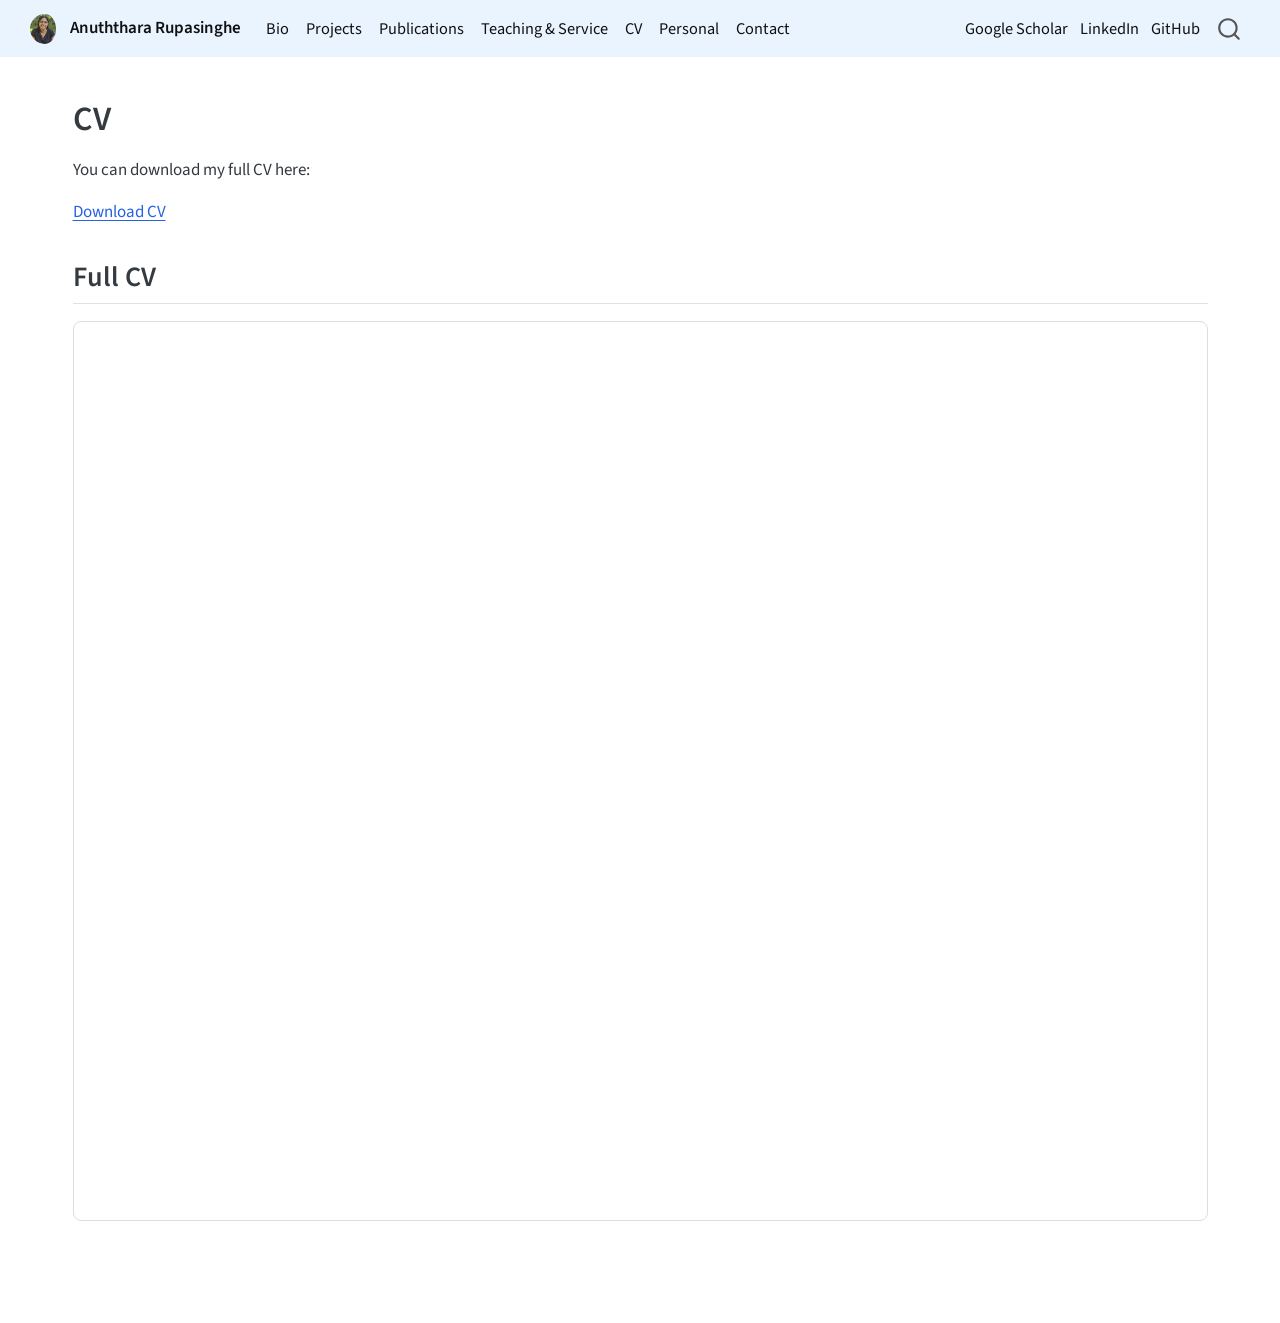
<file: docs/cv.html>
<!DOCTYPE html>
<html xmlns="http://www.w3.org/1999/xhtml" lang="en" xml:lang="en"><head>

<meta charset="utf-8">
<meta name="generator" content="quarto-1.9.38">

<meta name="viewport" content="width=device-width, initial-scale=1.0, user-scalable=yes">


<title>CV – Anuththara Rupasinghe</title>
<style>
/* Default styles provided by pandoc.
** See https://pandoc.org/MANUAL.html#variables-for-html for config info.
*/
code{white-space: pre-wrap;}
span.smallcaps{font-variant: small-caps;}
div.columns{display: flex; gap: min(4vw, 1.5em);}
div.column{flex: auto; overflow-x: auto;}
div.hanging-indent{margin-left: 1.5em; text-indent: -1.5em;}
ul.task-list{list-style: none;}
ul.task-list li input[type="checkbox"] {
  width: 0.8em;
  margin: 0 0.8em 0.2em -1em; /* quarto-specific, see https://github.com/quarto-dev/quarto-cli/issues/4556 */ 
  vertical-align: middle;
}
</style>


<script src="site_libs/quarto-nav/quarto-nav.js"></script>
<script src="site_libs/quarto-nav/headroom.min.js"></script>
<script src="site_libs/clipboard/clipboard.min.js"></script>
<script src="site_libs/quarto-search/autocomplete.umd.js"></script>
<script src="site_libs/quarto-search/fuse.min.js"></script>
<script src="site_libs/quarto-search/quarto-search.js"></script>
<meta name="quarto:offset" content="./">
<script src="site_libs/quarto-html/quarto.js" type="module"></script>
<script src="site_libs/quarto-html/tabsets/tabsets.js" type="module"></script>
<script src="site_libs/quarto-html/popper.min.js"></script>
<script src="site_libs/quarto-html/tippy.umd.min.js"></script>
<script src="site_libs/quarto-html/anchor.min.js"></script>
<link href="site_libs/quarto-html/tippy.css" rel="stylesheet">
<link href="site_libs/quarto-html/quarto-syntax-highlighting-15634bcf2e68342d4ad2dfa704d543f6.css" rel="stylesheet" id="quarto-text-highlighting-styles">
<script src="site_libs/bootstrap/bootstrap.min.js"></script>
<link href="site_libs/bootstrap/bootstrap-icons.css" rel="stylesheet">
<link href="site_libs/bootstrap/bootstrap-a0f9fd0d421825b736dc1bbcbcba2219.min.css" rel="stylesheet" append-hash="true" id="quarto-bootstrap" data-mode="light">
<script id="quarto-search-options" type="application/json">{
  "location": "navbar",
  "copy-button": false,
  "collapse-after": 3,
  "panel-placement": "end",
  "type": "overlay",
  "limit": 50,
  "keyboard-shortcut": [
    "f",
    "/",
    "s"
  ],
  "show-item-context": false,
  "language": {
    "search-no-results-text": "No results",
    "search-matching-documents-text": "matching documents",
    "search-copy-link-title": "Copy link to search",
    "search-hide-matches-text": "Hide additional matches",
    "search-more-match-text": "more match in this document",
    "search-more-matches-text": "more matches in this document",
    "search-clear-button-title": "Clear",
    "search-text-placeholder": "",
    "search-detached-cancel-button-title": "Cancel",
    "search-submit-button-title": "Submit",
    "search-label": "Search"
  }
}</script>
<meta name="google-site-verification" content="zmH0bxProW3QMUqO-HfRJrGWWF78c6Ah-vSyieSVFYw">


<link rel="stylesheet" href="styles.css">
</head>

<body class="nav-fixed quarto-light">

<div id="quarto-search-results"></div>
  <header id="quarto-header" class="headroom fixed-top">
    <nav class="navbar navbar-expand-lg " data-bs-theme="dark">
      <div class="navbar-container container-fluid">
      <div class="navbar-brand-container mx-auto">
    <a href="./index.html" class="navbar-brand navbar-brand-logo">
    <img src="./profile.png" alt="" class="navbar-logo light-content">
    <img src="./profile.png" alt="" class="navbar-logo dark-content">
    </a>
    <a class="navbar-brand" href="./index.html">
    <span class="navbar-title">Anuththara Rupasinghe</span>
    </a>
  </div>
            <div id="quarto-search" class="" title="Search"></div>
          <button class="navbar-toggler" type="button" data-bs-toggle="collapse" data-bs-target="#navbarCollapse" aria-controls="navbarCollapse" role="menu" aria-expanded="false" aria-label="Toggle navigation" onclick="if (window.quartoToggleHeadroom) { window.quartoToggleHeadroom(); }">
  <span class="navbar-toggler-icon"></span>
</button>
          <div class="collapse navbar-collapse" id="navbarCollapse">
            <ul class="navbar-nav navbar-nav-scroll me-auto">
  <li class="nav-item">
    <a class="nav-link" href="./index.html"> 
<span class="menu-text">Bio</span></a>
  </li>  
  <li class="nav-item">
    <a class="nav-link" href="./projects.html"> 
<span class="menu-text">Projects</span></a>
  </li>  
  <li class="nav-item">
    <a class="nav-link" href="./publications.html"> 
<span class="menu-text">Publications</span></a>
  </li>  
  <li class="nav-item">
    <a class="nav-link" href="./teaching.html"> 
<span class="menu-text">Teaching &amp; Service</span></a>
  </li>  
  <li class="nav-item">
    <a class="nav-link active" href="./cv.html" aria-current="page"> 
<span class="menu-text">CV</span></a>
  </li>  
  <li class="nav-item">
    <a class="nav-link" href="./personal.html"> 
<span class="menu-text">Personal</span></a>
  </li>  
  <li class="nav-item">
    <a class="nav-link" href="./contact.html"> 
<span class="menu-text">Contact</span></a>
  </li>  
</ul>
            <ul class="navbar-nav navbar-nav-scroll ms-auto">
  <li class="nav-item">
    <a class="nav-link" href="https://scholar.google.com/citations?user=6TQuQqsAAAAJ&amp;hl=en"> 
<span class="menu-text">Google Scholar</span></a>
  </li>  
  <li class="nav-item">
    <a class="nav-link" href="https://www.linkedin.com/in/anuththara-rupasinghe-b1566b122/"> 
<span class="menu-text">LinkedIn</span></a>
  </li>  
  <li class="nav-item">
    <a class="nav-link" href="https://github.com/Anuththara-Rupasinghe"> 
<span class="menu-text">GitHub</span></a>
  </li>  
</ul>
          </div> <!-- /navcollapse -->
            <div class="quarto-navbar-tools">
</div>
      </div> <!-- /container-fluid -->
    </nav>
</header>
<!-- content -->
<div id="quarto-content" class="quarto-container page-columns page-rows-contents page-layout-full page-navbar">
<!-- sidebar -->
<!-- margin-sidebar -->
    
<!-- main -->
<main class="content column-page" id="quarto-document-content">

<header id="title-block-header" class="quarto-title-block default">
<div class="quarto-title">
<h1 class="title">CV</h1>
</div>



<div class="quarto-title-meta column-page">

    
  
    
  </div>
  


</header>


<p>You can download my full CV here:</p>
<p><a href="cv.pdf">Download CV</a></p>
<section id="full-cv" class="level2">
<h2 class="anchored" data-anchor-id="full-cv">Full CV</h2>
<iframe src="cv.pdf" width="100%" height="900px" style="border: 1px solid #ddd; border-radius: 8px;">
</iframe>


</section>

</main> <!-- /main -->
<script id="quarto-html-after-body" type="application/javascript">
  window.document.addEventListener("DOMContentLoaded", function (event) {
    const icon = "";
    const anchorJS = new window.AnchorJS();
    anchorJS.options = {
      placement: 'right',
      icon: icon
    };
    anchorJS.add('.anchored');
    const isCodeAnnotation = (el) => {
      for (const clz of el.classList) {
        if (clz.startsWith('code-annotation-')) {                     
          return true;
        }
      }
      return false;
    }
    const onCopySuccess = function(e) {
      // button target
      const button = e.trigger;
      // don't keep focus
      button.blur();
      // flash "checked"
      button.classList.add('code-copy-button-checked');
      var currentTitle = button.getAttribute("title");
      button.setAttribute("title", "Copied!");
      let tooltip;
      if (window.bootstrap) {
        button.setAttribute("data-bs-toggle", "tooltip");
        button.setAttribute("data-bs-placement", "left");
        button.setAttribute("data-bs-title", "Copied!");
        tooltip = new bootstrap.Tooltip(button, 
          { trigger: "manual", 
            customClass: "code-copy-button-tooltip",
            offset: [0, -8]});
        tooltip.show();    
      }
      setTimeout(function() {
        if (tooltip) {
          tooltip.hide();
          button.removeAttribute("data-bs-title");
          button.removeAttribute("data-bs-toggle");
          button.removeAttribute("data-bs-placement");
        }
        button.setAttribute("title", currentTitle);
        button.classList.remove('code-copy-button-checked');
      }, 1000);
      // clear code selection
      e.clearSelection();
    }
    const getTextToCopy = function(trigger) {
      const outerScaffold = trigger.parentElement.cloneNode(true);
      const codeEl = outerScaffold.querySelector('code');
      for (const childEl of codeEl.children) {
        if (isCodeAnnotation(childEl)) {
          childEl.remove();
        }
      }
      return codeEl.innerText;
    }
    const clipboard = new window.ClipboardJS('.code-copy-button:not([data-in-quarto-modal])', {
      text: getTextToCopy
    });
    clipboard.on('success', onCopySuccess);
    if (window.document.getElementById('quarto-embedded-source-code-modal')) {
      const clipboardModal = new window.ClipboardJS('.code-copy-button[data-in-quarto-modal]', {
        text: getTextToCopy,
        container: window.document.getElementById('quarto-embedded-source-code-modal')
      });
      clipboardModal.on('success', onCopySuccess);
    }
      var localhostRegex = new RegExp(/^(?:http|https):\/\/localhost\:?[0-9]*\//);
      var mailtoRegex = new RegExp(/^mailto:/);
        var filterRegex = new RegExp('/' + window.location.host + '/');
      var isInternal = (href) => {
          return filterRegex.test(href) || localhostRegex.test(href) || mailtoRegex.test(href);
      }
      // Inspect non-navigation links and adorn them if external
     var links = window.document.querySelectorAll('a[href]:not(.nav-link):not(.navbar-brand):not(.toc-action):not(.sidebar-link):not(.sidebar-item-toggle):not(.pagination-link):not(.no-external):not([aria-hidden]):not(.dropdown-item):not(.quarto-navigation-tool):not(.about-link)');
      for (var i=0; i<links.length; i++) {
        const link = links[i];
        if (!isInternal(link.href)) {
          // undo the damage that might have been done by quarto-nav.js in the case of
          // links that we want to consider external
          if (link.dataset.originalHref !== undefined) {
            link.href = link.dataset.originalHref;
          }
            // target, if specified
            link.setAttribute("target", "_blank");
            if (link.getAttribute("rel") === null) {
              link.setAttribute("rel", "noopener");
            }
        }
      }
    function tippyHover(el, contentFn, onTriggerFn, onUntriggerFn) {
      const config = {
        allowHTML: true,
        maxWidth: 500,
        delay: 100,
        arrow: false,
        appendTo: function(el) {
            return el.parentElement;
        },
        interactive: true,
        interactiveBorder: 10,
        theme: 'quarto',
        placement: 'bottom-start',
      };
      if (contentFn) {
        config.content = contentFn;
      }
      if (onTriggerFn) {
        config.onTrigger = onTriggerFn;
      }
      if (onUntriggerFn) {
        config.onUntrigger = onUntriggerFn;
      }
      window.tippy(el, config); 
    }
    const noterefs = window.document.querySelectorAll('a[role="doc-noteref"]');
    for (var i=0; i<noterefs.length; i++) {
      const ref = noterefs[i];
      tippyHover(ref, function() {
        // use id or data attribute instead here
        let href = ref.getAttribute('data-footnote-href') || ref.getAttribute('href');
        try { href = new URL(href).hash; } catch {}
        const id = href.replace(/^#\/?/, "");
        const note = window.document.getElementById(id);
        if (note) {
          return note.innerHTML;
        } else {
          return "";
        }
      });
    }
    const xrefs = window.document.querySelectorAll('a.quarto-xref');
    const processXRef = (id, note) => {
      // Strip column container classes
      const stripColumnClz = (el) => {
        el.classList.remove("page-full", "page-columns");
        if (el.children) {
          for (const child of el.children) {
            stripColumnClz(child);
          }
        }
      }
      stripColumnClz(note)
      if (id === null || id.startsWith('sec-')) {
        // Special case sections, only their first couple elements
        const container = document.createElement("div");
        if (note.children && note.children.length > 2) {
          container.appendChild(note.children[0].cloneNode(true));
          for (let i = 1; i < note.children.length; i++) {
            const child = note.children[i];
            if (child.tagName === "P" && child.innerText === "") {
              continue;
            } else {
              container.appendChild(child.cloneNode(true));
              break;
            }
          }
          if (window.Quarto?.typesetMath) {
            window.Quarto.typesetMath(container);
          }
          return container.innerHTML
        } else {
          if (window.Quarto?.typesetMath) {
            window.Quarto.typesetMath(note);
          }
          return note.innerHTML;
        }
      } else {
        // Remove any anchor links if they are present
        const anchorLink = note.querySelector('a.anchorjs-link');
        if (anchorLink) {
          anchorLink.remove();
        }
        if (window.Quarto?.typesetMath) {
          window.Quarto.typesetMath(note);
        }
        if (note.classList.contains("callout")) {
          return note.outerHTML;
        } else {
          return note.innerHTML;
        }
      }
    }
    for (var i=0; i<xrefs.length; i++) {
      const xref = xrefs[i];
      tippyHover(xref, undefined, function(instance) {
        instance.disable();
        let url = xref.getAttribute('href');
        let hash = undefined; 
        if (url.startsWith('#')) {
          hash = url;
        } else {
          try { hash = new URL(url).hash; } catch {}
        }
        if (hash) {
          const id = hash.replace(/^#\/?/, "");
          const note = window.document.getElementById(id);
          if (note !== null) {
            try {
              const html = processXRef(id, note.cloneNode(true));
              instance.setContent(html);
            } finally {
              instance.enable();
              instance.show();
            }
          } else {
            // See if we can fetch this
            fetch(url.split('#')[0])
            .then(res => res.text())
            .then(html => {
              const parser = new DOMParser();
              const htmlDoc = parser.parseFromString(html, "text/html");
              const note = htmlDoc.getElementById(id);
              if (note !== null) {
                const html = processXRef(id, note);
                instance.setContent(html);
              } 
            }).finally(() => {
              instance.enable();
              instance.show();
            });
          }
        } else {
          // See if we can fetch a full url (with no hash to target)
          // This is a special case and we should probably do some content thinning / targeting
          fetch(url)
          .then(res => res.text())
          .then(html => {
            const parser = new DOMParser();
            const htmlDoc = parser.parseFromString(html, "text/html");
            const note = htmlDoc.querySelector('main.content');
            if (note !== null) {
              // This should only happen for chapter cross references
              // (since there is no id in the URL)
              // remove the first header
              if (note.children.length > 0 && note.children[0].tagName === "HEADER") {
                note.children[0].remove();
              }
              const html = processXRef(null, note);
              instance.setContent(html);
            } 
          }).finally(() => {
            instance.enable();
            instance.show();
          });
        }
      }, function(instance) {
      });
    }
        let selectedAnnoteEl;
        const selectorForAnnotation = ( cell, annotation) => {
          let cellAttr = 'data-code-cell="' + cell + '"';
          let lineAttr = 'data-code-annotation="' +  annotation + '"';
          const selector = 'span[' + cellAttr + '][' + lineAttr + ']';
          return selector;
        }
        const selectCodeLines = (annoteEl) => {
          const doc = window.document;
          const targetCell = annoteEl.getAttribute("data-target-cell");
          const targetAnnotation = annoteEl.getAttribute("data-target-annotation");
          const annoteSpan = window.document.querySelector(selectorForAnnotation(targetCell, targetAnnotation));
          const lines = annoteSpan.getAttribute("data-code-lines").split(",");
          const lineIds = lines.map((line) => {
            return targetCell + "-" + line;
          })
          let top = null;
          let height = null;
          let parent = null;
          if (lineIds.length > 0) {
              //compute the position of the single el (top and bottom and make a div)
              const el = window.document.getElementById(lineIds[0]);
              top = el.offsetTop;
              height = el.offsetHeight;
              parent = el.parentElement.parentElement;
            if (lineIds.length > 1) {
              const lastEl = window.document.getElementById(lineIds[lineIds.length - 1]);
              const bottom = lastEl.offsetTop + lastEl.offsetHeight;
              height = bottom - top;
            }
            if (top !== null && height !== null && parent !== null) {
              // cook up a div (if necessary) and position it 
              let div = window.document.getElementById("code-annotation-line-highlight");
              if (div === null) {
                div = window.document.createElement("div");
                div.setAttribute("id", "code-annotation-line-highlight");
                div.style.position = 'absolute';
                parent.appendChild(div);
              }
              div.style.top = top - 2 + "px";
              div.style.height = height + 4 + "px";
              div.style.left = 0;
              let gutterDiv = window.document.getElementById("code-annotation-line-highlight-gutter");
              if (gutterDiv === null) {
                gutterDiv = window.document.createElement("div");
                gutterDiv.setAttribute("id", "code-annotation-line-highlight-gutter");
                gutterDiv.style.position = 'absolute';
                const codeCell = window.document.getElementById(targetCell);
                const gutter = codeCell.querySelector('.code-annotation-gutter');
                gutter.appendChild(gutterDiv);
              }
              gutterDiv.style.top = top - 2 + "px";
              gutterDiv.style.height = height + 4 + "px";
            }
            selectedAnnoteEl = annoteEl;
          }
        };
        const unselectCodeLines = () => {
          const elementsIds = ["code-annotation-line-highlight", "code-annotation-line-highlight-gutter"];
          elementsIds.forEach((elId) => {
            const div = window.document.getElementById(elId);
            if (div) {
              div.remove();
            }
          });
          selectedAnnoteEl = undefined;
        };
          // Handle positioning of the toggle
      window.addEventListener(
        "resize",
        throttle(() => {
          elRect = undefined;
          if (selectedAnnoteEl) {
            selectCodeLines(selectedAnnoteEl);
          }
        }, 10)
      );
      function throttle(fn, ms) {
      let throttle = false;
      let timer;
        return (...args) => {
          if(!throttle) { // first call gets through
              fn.apply(this, args);
              throttle = true;
          } else { // all the others get throttled
              if(timer) clearTimeout(timer); // cancel #2
              timer = setTimeout(() => {
                fn.apply(this, args);
                timer = throttle = false;
              }, ms);
          }
        };
      }
        // Attach click handler to the DT
        const annoteDls = window.document.querySelectorAll('dt[data-target-cell]');
        for (const annoteDlNode of annoteDls) {
          annoteDlNode.addEventListener('click', (event) => {
            const clickedEl = event.target;
            if (clickedEl !== selectedAnnoteEl) {
              unselectCodeLines();
              const activeEl = window.document.querySelector('dt[data-target-cell].code-annotation-active');
              if (activeEl) {
                activeEl.classList.remove('code-annotation-active');
              }
              selectCodeLines(clickedEl);
              clickedEl.classList.add('code-annotation-active');
            } else {
              // Unselect the line
              unselectCodeLines();
              clickedEl.classList.remove('code-annotation-active');
            }
          });
        }
    const findCites = (el) => {
      const parentEl = el.parentElement;
      if (parentEl) {
        const cites = parentEl.dataset.cites;
        if (cites) {
          return {
            el,
            cites: cites.split(' ')
          };
        } else {
          return findCites(el.parentElement)
        }
      } else {
        return undefined;
      }
    };
    var bibliorefs = window.document.querySelectorAll('a[role="doc-biblioref"]');
    for (var i=0; i<bibliorefs.length; i++) {
      const ref = bibliorefs[i];
      const citeInfo = findCites(ref);
      if (citeInfo) {
        tippyHover(citeInfo.el, function() {
          var popup = window.document.createElement('div');
          citeInfo.cites.forEach(function(cite) {
            var citeDiv = window.document.createElement('div');
            citeDiv.classList.add('hanging-indent');
            citeDiv.classList.add('csl-entry');
            var biblioDiv = window.document.getElementById('ref-' + cite);
            if (biblioDiv) {
              citeDiv.innerHTML = biblioDiv.innerHTML;
            }
            popup.appendChild(citeDiv);
          });
          return popup.innerHTML;
        });
      }
    }
  });
  </script>
</div> <!-- /content -->




</body></html>
</file>
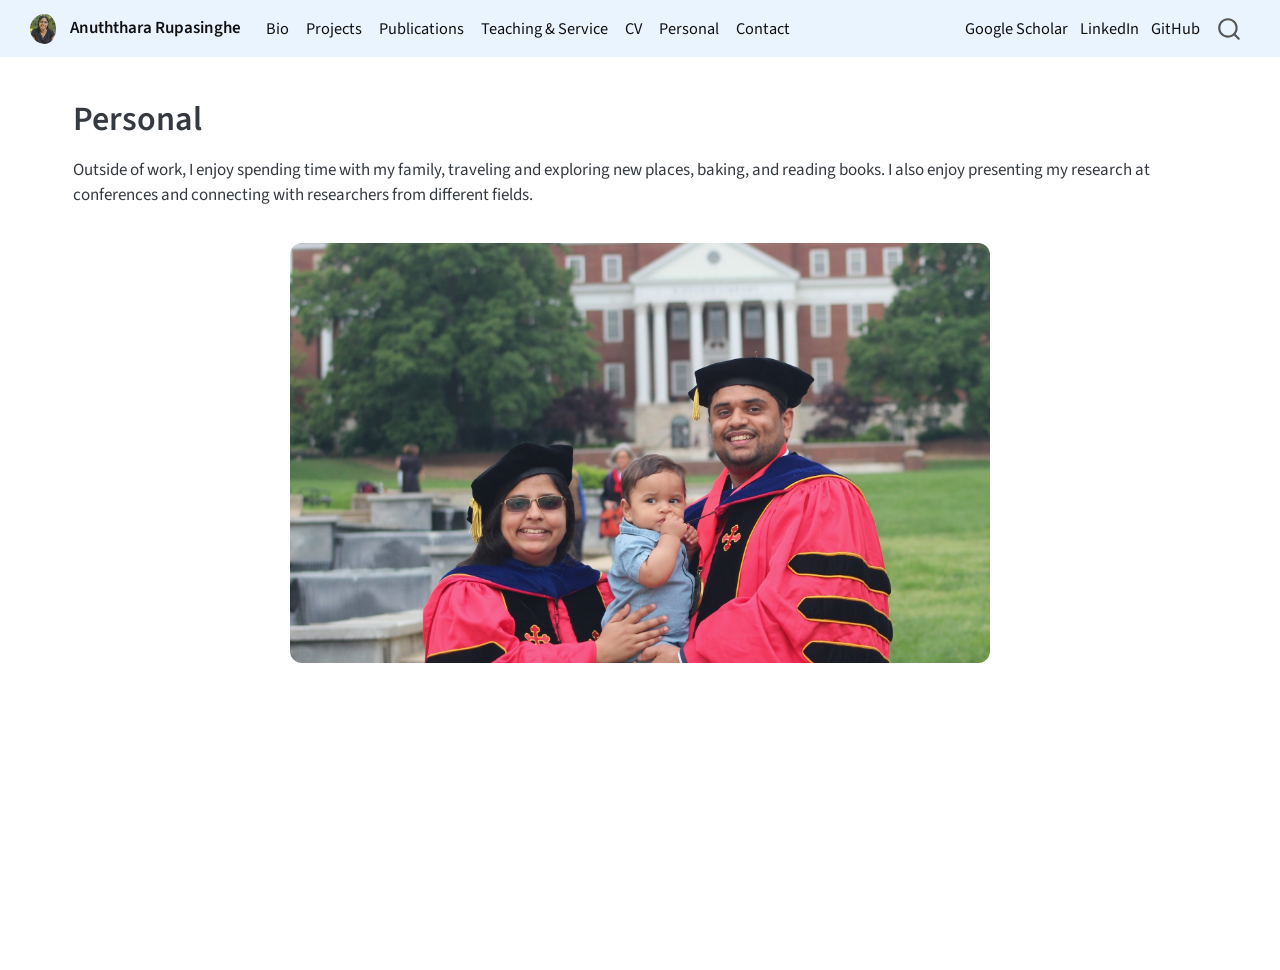
<file: docs/personal.html>
<!DOCTYPE html>
<html xmlns="http://www.w3.org/1999/xhtml" lang="en" xml:lang="en"><head>

<meta charset="utf-8">
<meta name="generator" content="quarto-1.9.38">

<meta name="viewport" content="width=device-width, initial-scale=1.0, user-scalable=yes">


<title>Personal – Anuththara Rupasinghe</title>
<style>
/* Default styles provided by pandoc.
** See https://pandoc.org/MANUAL.html#variables-for-html for config info.
*/
code{white-space: pre-wrap;}
span.smallcaps{font-variant: small-caps;}
div.columns{display: flex; gap: min(4vw, 1.5em);}
div.column{flex: auto; overflow-x: auto;}
div.hanging-indent{margin-left: 1.5em; text-indent: -1.5em;}
ul.task-list{list-style: none;}
ul.task-list li input[type="checkbox"] {
  width: 0.8em;
  margin: 0 0.8em 0.2em -1em; /* quarto-specific, see https://github.com/quarto-dev/quarto-cli/issues/4556 */ 
  vertical-align: middle;
}
</style>


<script src="site_libs/quarto-nav/quarto-nav.js"></script>
<script src="site_libs/quarto-nav/headroom.min.js"></script>
<script src="site_libs/clipboard/clipboard.min.js"></script>
<script src="site_libs/quarto-search/autocomplete.umd.js"></script>
<script src="site_libs/quarto-search/fuse.min.js"></script>
<script src="site_libs/quarto-search/quarto-search.js"></script>
<meta name="quarto:offset" content="./">
<script src="site_libs/quarto-html/quarto.js" type="module"></script>
<script src="site_libs/quarto-html/tabsets/tabsets.js" type="module"></script>
<script src="site_libs/quarto-html/popper.min.js"></script>
<script src="site_libs/quarto-html/tippy.umd.min.js"></script>
<script src="site_libs/quarto-html/anchor.min.js"></script>
<link href="site_libs/quarto-html/tippy.css" rel="stylesheet">
<link href="site_libs/quarto-html/quarto-syntax-highlighting-15634bcf2e68342d4ad2dfa704d543f6.css" rel="stylesheet" id="quarto-text-highlighting-styles">
<script src="site_libs/bootstrap/bootstrap.min.js"></script>
<link href="site_libs/bootstrap/bootstrap-icons.css" rel="stylesheet">
<link href="site_libs/bootstrap/bootstrap-a0f9fd0d421825b736dc1bbcbcba2219.min.css" rel="stylesheet" append-hash="true" id="quarto-bootstrap" data-mode="light">
<script id="quarto-search-options" type="application/json">{
  "location": "navbar",
  "copy-button": false,
  "collapse-after": 3,
  "panel-placement": "end",
  "type": "overlay",
  "limit": 50,
  "keyboard-shortcut": [
    "f",
    "/",
    "s"
  ],
  "show-item-context": false,
  "language": {
    "search-no-results-text": "No results",
    "search-matching-documents-text": "matching documents",
    "search-copy-link-title": "Copy link to search",
    "search-hide-matches-text": "Hide additional matches",
    "search-more-match-text": "more match in this document",
    "search-more-matches-text": "more matches in this document",
    "search-clear-button-title": "Clear",
    "search-text-placeholder": "",
    "search-detached-cancel-button-title": "Cancel",
    "search-submit-button-title": "Submit",
    "search-label": "Search"
  }
}</script>
<meta name="google-site-verification" content="zmH0bxProW3QMUqO-HfRJrGWWF78c6Ah-vSyieSVFYw">


<link rel="stylesheet" href="styles.css">
</head>

<body class="nav-fixed quarto-light">

<div id="quarto-search-results"></div>
  <header id="quarto-header" class="headroom fixed-top">
    <nav class="navbar navbar-expand-lg " data-bs-theme="dark">
      <div class="navbar-container container-fluid">
      <div class="navbar-brand-container mx-auto">
    <a href="./index.html" class="navbar-brand navbar-brand-logo">
    <img src="./profile.png" alt="" class="navbar-logo light-content">
    <img src="./profile.png" alt="" class="navbar-logo dark-content">
    </a>
    <a class="navbar-brand" href="./index.html">
    <span class="navbar-title">Anuththara Rupasinghe</span>
    </a>
  </div>
            <div id="quarto-search" class="" title="Search"></div>
          <button class="navbar-toggler" type="button" data-bs-toggle="collapse" data-bs-target="#navbarCollapse" aria-controls="navbarCollapse" role="menu" aria-expanded="false" aria-label="Toggle navigation" onclick="if (window.quartoToggleHeadroom) { window.quartoToggleHeadroom(); }">
  <span class="navbar-toggler-icon"></span>
</button>
          <div class="collapse navbar-collapse" id="navbarCollapse">
            <ul class="navbar-nav navbar-nav-scroll me-auto">
  <li class="nav-item">
    <a class="nav-link" href="./index.html"> 
<span class="menu-text">Bio</span></a>
  </li>  
  <li class="nav-item">
    <a class="nav-link" href="./projects.html"> 
<span class="menu-text">Projects</span></a>
  </li>  
  <li class="nav-item">
    <a class="nav-link" href="./publications.html"> 
<span class="menu-text">Publications</span></a>
  </li>  
  <li class="nav-item">
    <a class="nav-link" href="./teaching.html"> 
<span class="menu-text">Teaching &amp; Service</span></a>
  </li>  
  <li class="nav-item">
    <a class="nav-link" href="./cv.html"> 
<span class="menu-text">CV</span></a>
  </li>  
  <li class="nav-item">
    <a class="nav-link active" href="./personal.html" aria-current="page"> 
<span class="menu-text">Personal</span></a>
  </li>  
  <li class="nav-item">
    <a class="nav-link" href="./contact.html"> 
<span class="menu-text">Contact</span></a>
  </li>  
</ul>
            <ul class="navbar-nav navbar-nav-scroll ms-auto">
  <li class="nav-item">
    <a class="nav-link" href="https://scholar.google.com/citations?user=6TQuQqsAAAAJ&amp;hl=en"> 
<span class="menu-text">Google Scholar</span></a>
  </li>  
  <li class="nav-item">
    <a class="nav-link" href="https://www.linkedin.com/in/anuththara-rupasinghe-b1566b122/"> 
<span class="menu-text">LinkedIn</span></a>
  </li>  
  <li class="nav-item">
    <a class="nav-link" href="https://github.com/Anuththara-Rupasinghe"> 
<span class="menu-text">GitHub</span></a>
  </li>  
</ul>
          </div> <!-- /navcollapse -->
            <div class="quarto-navbar-tools">
</div>
      </div> <!-- /container-fluid -->
    </nav>
</header>
<!-- content -->
<div id="quarto-content" class="quarto-container page-columns page-rows-contents page-layout-full page-navbar">
<!-- sidebar -->
<!-- margin-sidebar -->
    
<!-- main -->
<main class="content column-page" id="quarto-document-content">

<header id="title-block-header" class="quarto-title-block default">
<div class="quarto-title">
<h1 class="title">Personal</h1>
</div>



<div class="quarto-title-meta column-page">

    
  
    
  </div>
  


</header>


<p>Outside of work, I enjoy spending time with my family, traveling and exploring new places, baking, and reading books. I also enjoy presenting my research at conferences and connecting with researchers from different fields.</p>
<div class="slideshow-container">
<p><img class="slide active" src="images/personal/photo1.jpg" alt="Personal photo 1"> <img class="slide" src="images/personal/photo2.jpg" alt="Personal photo 2"> <img class="slide" src="images/personal/photo3.jpg" alt="Personal photo 3"> <img class="slide" src="images/personal/photo4.jpg" alt="Personal photo 4"> <img class="slide" src="images/personal/photo5.jpg" alt="Personal photo 5"> <img class="slide" src="images/personal/photo6.jpg" alt="Personal photo 6"> <img class="slide" src="images/personal/photo7.jpg" alt="Personal photo 7"> <img class="slide" src="images/personal/photo8.jpg" alt="Personal photo 8"></p>
</div>
<script>
let slideIndex = 0;
const slides = document.querySelectorAll(".slide");

function showSlides() {
  slides.forEach((slide) => slide.classList.remove("active"));
  slideIndex = (slideIndex + 1) % slides.length;
  slides[slideIndex].classList.add("active");
}

setInterval(showSlides, 2000);
</script>



</main> <!-- /main -->
<script id="quarto-html-after-body" type="application/javascript">
  window.document.addEventListener("DOMContentLoaded", function (event) {
    const icon = "";
    const anchorJS = new window.AnchorJS();
    anchorJS.options = {
      placement: 'right',
      icon: icon
    };
    anchorJS.add('.anchored');
    const isCodeAnnotation = (el) => {
      for (const clz of el.classList) {
        if (clz.startsWith('code-annotation-')) {                     
          return true;
        }
      }
      return false;
    }
    const onCopySuccess = function(e) {
      // button target
      const button = e.trigger;
      // don't keep focus
      button.blur();
      // flash "checked"
      button.classList.add('code-copy-button-checked');
      var currentTitle = button.getAttribute("title");
      button.setAttribute("title", "Copied!");
      let tooltip;
      if (window.bootstrap) {
        button.setAttribute("data-bs-toggle", "tooltip");
        button.setAttribute("data-bs-placement", "left");
        button.setAttribute("data-bs-title", "Copied!");
        tooltip = new bootstrap.Tooltip(button, 
          { trigger: "manual", 
            customClass: "code-copy-button-tooltip",
            offset: [0, -8]});
        tooltip.show();    
      }
      setTimeout(function() {
        if (tooltip) {
          tooltip.hide();
          button.removeAttribute("data-bs-title");
          button.removeAttribute("data-bs-toggle");
          button.removeAttribute("data-bs-placement");
        }
        button.setAttribute("title", currentTitle);
        button.classList.remove('code-copy-button-checked');
      }, 1000);
      // clear code selection
      e.clearSelection();
    }
    const getTextToCopy = function(trigger) {
      const outerScaffold = trigger.parentElement.cloneNode(true);
      const codeEl = outerScaffold.querySelector('code');
      for (const childEl of codeEl.children) {
        if (isCodeAnnotation(childEl)) {
          childEl.remove();
        }
      }
      return codeEl.innerText;
    }
    const clipboard = new window.ClipboardJS('.code-copy-button:not([data-in-quarto-modal])', {
      text: getTextToCopy
    });
    clipboard.on('success', onCopySuccess);
    if (window.document.getElementById('quarto-embedded-source-code-modal')) {
      const clipboardModal = new window.ClipboardJS('.code-copy-button[data-in-quarto-modal]', {
        text: getTextToCopy,
        container: window.document.getElementById('quarto-embedded-source-code-modal')
      });
      clipboardModal.on('success', onCopySuccess);
    }
      var localhostRegex = new RegExp(/^(?:http|https):\/\/localhost\:?[0-9]*\//);
      var mailtoRegex = new RegExp(/^mailto:/);
        var filterRegex = new RegExp('/' + window.location.host + '/');
      var isInternal = (href) => {
          return filterRegex.test(href) || localhostRegex.test(href) || mailtoRegex.test(href);
      }
      // Inspect non-navigation links and adorn them if external
     var links = window.document.querySelectorAll('a[href]:not(.nav-link):not(.navbar-brand):not(.toc-action):not(.sidebar-link):not(.sidebar-item-toggle):not(.pagination-link):not(.no-external):not([aria-hidden]):not(.dropdown-item):not(.quarto-navigation-tool):not(.about-link)');
      for (var i=0; i<links.length; i++) {
        const link = links[i];
        if (!isInternal(link.href)) {
          // undo the damage that might have been done by quarto-nav.js in the case of
          // links that we want to consider external
          if (link.dataset.originalHref !== undefined) {
            link.href = link.dataset.originalHref;
          }
            // target, if specified
            link.setAttribute("target", "_blank");
            if (link.getAttribute("rel") === null) {
              link.setAttribute("rel", "noopener");
            }
        }
      }
    function tippyHover(el, contentFn, onTriggerFn, onUntriggerFn) {
      const config = {
        allowHTML: true,
        maxWidth: 500,
        delay: 100,
        arrow: false,
        appendTo: function(el) {
            return el.parentElement;
        },
        interactive: true,
        interactiveBorder: 10,
        theme: 'quarto',
        placement: 'bottom-start',
      };
      if (contentFn) {
        config.content = contentFn;
      }
      if (onTriggerFn) {
        config.onTrigger = onTriggerFn;
      }
      if (onUntriggerFn) {
        config.onUntrigger = onUntriggerFn;
      }
      window.tippy(el, config); 
    }
    const noterefs = window.document.querySelectorAll('a[role="doc-noteref"]');
    for (var i=0; i<noterefs.length; i++) {
      const ref = noterefs[i];
      tippyHover(ref, function() {
        // use id or data attribute instead here
        let href = ref.getAttribute('data-footnote-href') || ref.getAttribute('href');
        try { href = new URL(href).hash; } catch {}
        const id = href.replace(/^#\/?/, "");
        const note = window.document.getElementById(id);
        if (note) {
          return note.innerHTML;
        } else {
          return "";
        }
      });
    }
    const xrefs = window.document.querySelectorAll('a.quarto-xref');
    const processXRef = (id, note) => {
      // Strip column container classes
      const stripColumnClz = (el) => {
        el.classList.remove("page-full", "page-columns");
        if (el.children) {
          for (const child of el.children) {
            stripColumnClz(child);
          }
        }
      }
      stripColumnClz(note)
      if (id === null || id.startsWith('sec-')) {
        // Special case sections, only their first couple elements
        const container = document.createElement("div");
        if (note.children && note.children.length > 2) {
          container.appendChild(note.children[0].cloneNode(true));
          for (let i = 1; i < note.children.length; i++) {
            const child = note.children[i];
            if (child.tagName === "P" && child.innerText === "") {
              continue;
            } else {
              container.appendChild(child.cloneNode(true));
              break;
            }
          }
          if (window.Quarto?.typesetMath) {
            window.Quarto.typesetMath(container);
          }
          return container.innerHTML
        } else {
          if (window.Quarto?.typesetMath) {
            window.Quarto.typesetMath(note);
          }
          return note.innerHTML;
        }
      } else {
        // Remove any anchor links if they are present
        const anchorLink = note.querySelector('a.anchorjs-link');
        if (anchorLink) {
          anchorLink.remove();
        }
        if (window.Quarto?.typesetMath) {
          window.Quarto.typesetMath(note);
        }
        if (note.classList.contains("callout")) {
          return note.outerHTML;
        } else {
          return note.innerHTML;
        }
      }
    }
    for (var i=0; i<xrefs.length; i++) {
      const xref = xrefs[i];
      tippyHover(xref, undefined, function(instance) {
        instance.disable();
        let url = xref.getAttribute('href');
        let hash = undefined; 
        if (url.startsWith('#')) {
          hash = url;
        } else {
          try { hash = new URL(url).hash; } catch {}
        }
        if (hash) {
          const id = hash.replace(/^#\/?/, "");
          const note = window.document.getElementById(id);
          if (note !== null) {
            try {
              const html = processXRef(id, note.cloneNode(true));
              instance.setContent(html);
            } finally {
              instance.enable();
              instance.show();
            }
          } else {
            // See if we can fetch this
            fetch(url.split('#')[0])
            .then(res => res.text())
            .then(html => {
              const parser = new DOMParser();
              const htmlDoc = parser.parseFromString(html, "text/html");
              const note = htmlDoc.getElementById(id);
              if (note !== null) {
                const html = processXRef(id, note);
                instance.setContent(html);
              } 
            }).finally(() => {
              instance.enable();
              instance.show();
            });
          }
        } else {
          // See if we can fetch a full url (with no hash to target)
          // This is a special case and we should probably do some content thinning / targeting
          fetch(url)
          .then(res => res.text())
          .then(html => {
            const parser = new DOMParser();
            const htmlDoc = parser.parseFromString(html, "text/html");
            const note = htmlDoc.querySelector('main.content');
            if (note !== null) {
              // This should only happen for chapter cross references
              // (since there is no id in the URL)
              // remove the first header
              if (note.children.length > 0 && note.children[0].tagName === "HEADER") {
                note.children[0].remove();
              }
              const html = processXRef(null, note);
              instance.setContent(html);
            } 
          }).finally(() => {
            instance.enable();
            instance.show();
          });
        }
      }, function(instance) {
      });
    }
        let selectedAnnoteEl;
        const selectorForAnnotation = ( cell, annotation) => {
          let cellAttr = 'data-code-cell="' + cell + '"';
          let lineAttr = 'data-code-annotation="' +  annotation + '"';
          const selector = 'span[' + cellAttr + '][' + lineAttr + ']';
          return selector;
        }
        const selectCodeLines = (annoteEl) => {
          const doc = window.document;
          const targetCell = annoteEl.getAttribute("data-target-cell");
          const targetAnnotation = annoteEl.getAttribute("data-target-annotation");
          const annoteSpan = window.document.querySelector(selectorForAnnotation(targetCell, targetAnnotation));
          const lines = annoteSpan.getAttribute("data-code-lines").split(",");
          const lineIds = lines.map((line) => {
            return targetCell + "-" + line;
          })
          let top = null;
          let height = null;
          let parent = null;
          if (lineIds.length > 0) {
              //compute the position of the single el (top and bottom and make a div)
              const el = window.document.getElementById(lineIds[0]);
              top = el.offsetTop;
              height = el.offsetHeight;
              parent = el.parentElement.parentElement;
            if (lineIds.length > 1) {
              const lastEl = window.document.getElementById(lineIds[lineIds.length - 1]);
              const bottom = lastEl.offsetTop + lastEl.offsetHeight;
              height = bottom - top;
            }
            if (top !== null && height !== null && parent !== null) {
              // cook up a div (if necessary) and position it 
              let div = window.document.getElementById("code-annotation-line-highlight");
              if (div === null) {
                div = window.document.createElement("div");
                div.setAttribute("id", "code-annotation-line-highlight");
                div.style.position = 'absolute';
                parent.appendChild(div);
              }
              div.style.top = top - 2 + "px";
              div.style.height = height + 4 + "px";
              div.style.left = 0;
              let gutterDiv = window.document.getElementById("code-annotation-line-highlight-gutter");
              if (gutterDiv === null) {
                gutterDiv = window.document.createElement("div");
                gutterDiv.setAttribute("id", "code-annotation-line-highlight-gutter");
                gutterDiv.style.position = 'absolute';
                const codeCell = window.document.getElementById(targetCell);
                const gutter = codeCell.querySelector('.code-annotation-gutter');
                gutter.appendChild(gutterDiv);
              }
              gutterDiv.style.top = top - 2 + "px";
              gutterDiv.style.height = height + 4 + "px";
            }
            selectedAnnoteEl = annoteEl;
          }
        };
        const unselectCodeLines = () => {
          const elementsIds = ["code-annotation-line-highlight", "code-annotation-line-highlight-gutter"];
          elementsIds.forEach((elId) => {
            const div = window.document.getElementById(elId);
            if (div) {
              div.remove();
            }
          });
          selectedAnnoteEl = undefined;
        };
          // Handle positioning of the toggle
      window.addEventListener(
        "resize",
        throttle(() => {
          elRect = undefined;
          if (selectedAnnoteEl) {
            selectCodeLines(selectedAnnoteEl);
          }
        }, 10)
      );
      function throttle(fn, ms) {
      let throttle = false;
      let timer;
        return (...args) => {
          if(!throttle) { // first call gets through
              fn.apply(this, args);
              throttle = true;
          } else { // all the others get throttled
              if(timer) clearTimeout(timer); // cancel #2
              timer = setTimeout(() => {
                fn.apply(this, args);
                timer = throttle = false;
              }, ms);
          }
        };
      }
        // Attach click handler to the DT
        const annoteDls = window.document.querySelectorAll('dt[data-target-cell]');
        for (const annoteDlNode of annoteDls) {
          annoteDlNode.addEventListener('click', (event) => {
            const clickedEl = event.target;
            if (clickedEl !== selectedAnnoteEl) {
              unselectCodeLines();
              const activeEl = window.document.querySelector('dt[data-target-cell].code-annotation-active');
              if (activeEl) {
                activeEl.classList.remove('code-annotation-active');
              }
              selectCodeLines(clickedEl);
              clickedEl.classList.add('code-annotation-active');
            } else {
              // Unselect the line
              unselectCodeLines();
              clickedEl.classList.remove('code-annotation-active');
            }
          });
        }
    const findCites = (el) => {
      const parentEl = el.parentElement;
      if (parentEl) {
        const cites = parentEl.dataset.cites;
        if (cites) {
          return {
            el,
            cites: cites.split(' ')
          };
        } else {
          return findCites(el.parentElement)
        }
      } else {
        return undefined;
      }
    };
    var bibliorefs = window.document.querySelectorAll('a[role="doc-biblioref"]');
    for (var i=0; i<bibliorefs.length; i++) {
      const ref = bibliorefs[i];
      const citeInfo = findCites(ref);
      if (citeInfo) {
        tippyHover(citeInfo.el, function() {
          var popup = window.document.createElement('div');
          citeInfo.cites.forEach(function(cite) {
            var citeDiv = window.document.createElement('div');
            citeDiv.classList.add('hanging-indent');
            citeDiv.classList.add('csl-entry');
            var biblioDiv = window.document.getElementById('ref-' + cite);
            if (biblioDiv) {
              citeDiv.innerHTML = biblioDiv.innerHTML;
            }
            popup.appendChild(citeDiv);
          });
          return popup.innerHTML;
        });
      }
    }
  });
  </script>
</div> <!-- /content -->




</body></html>
</file>
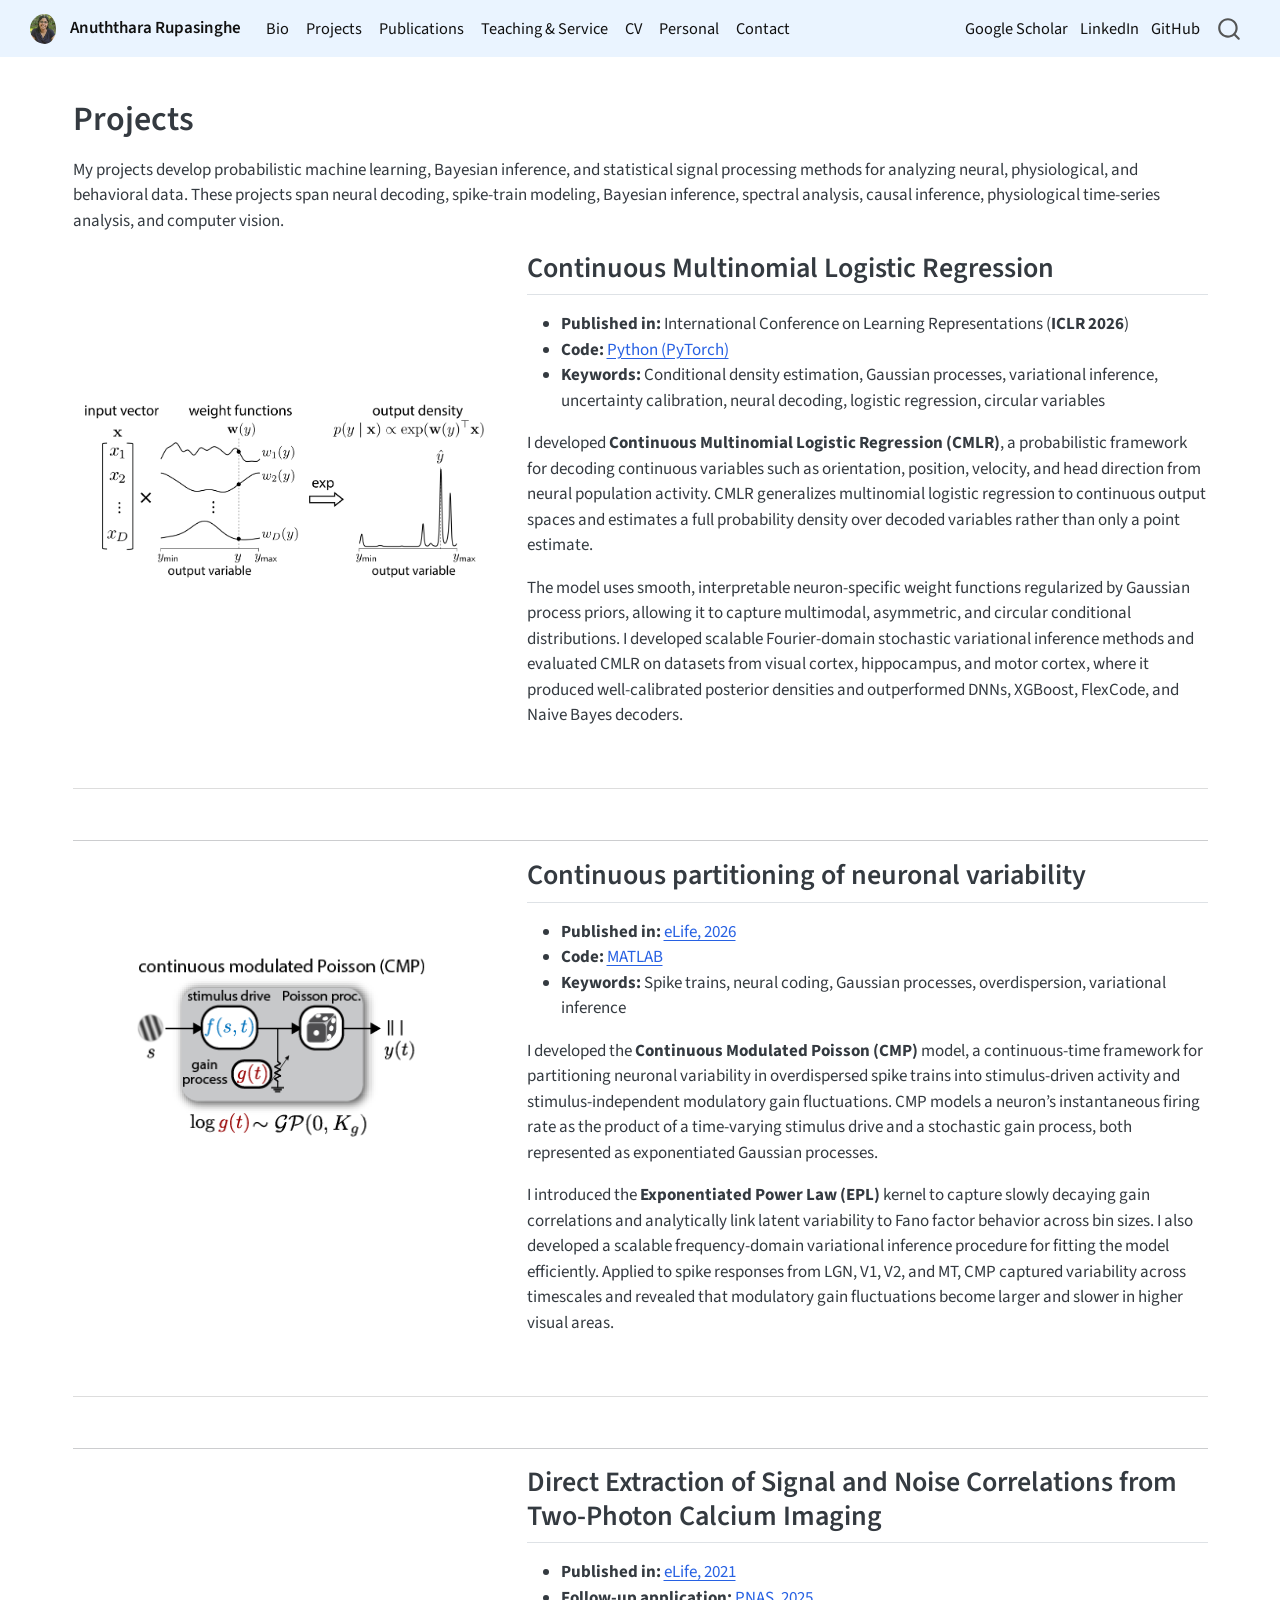
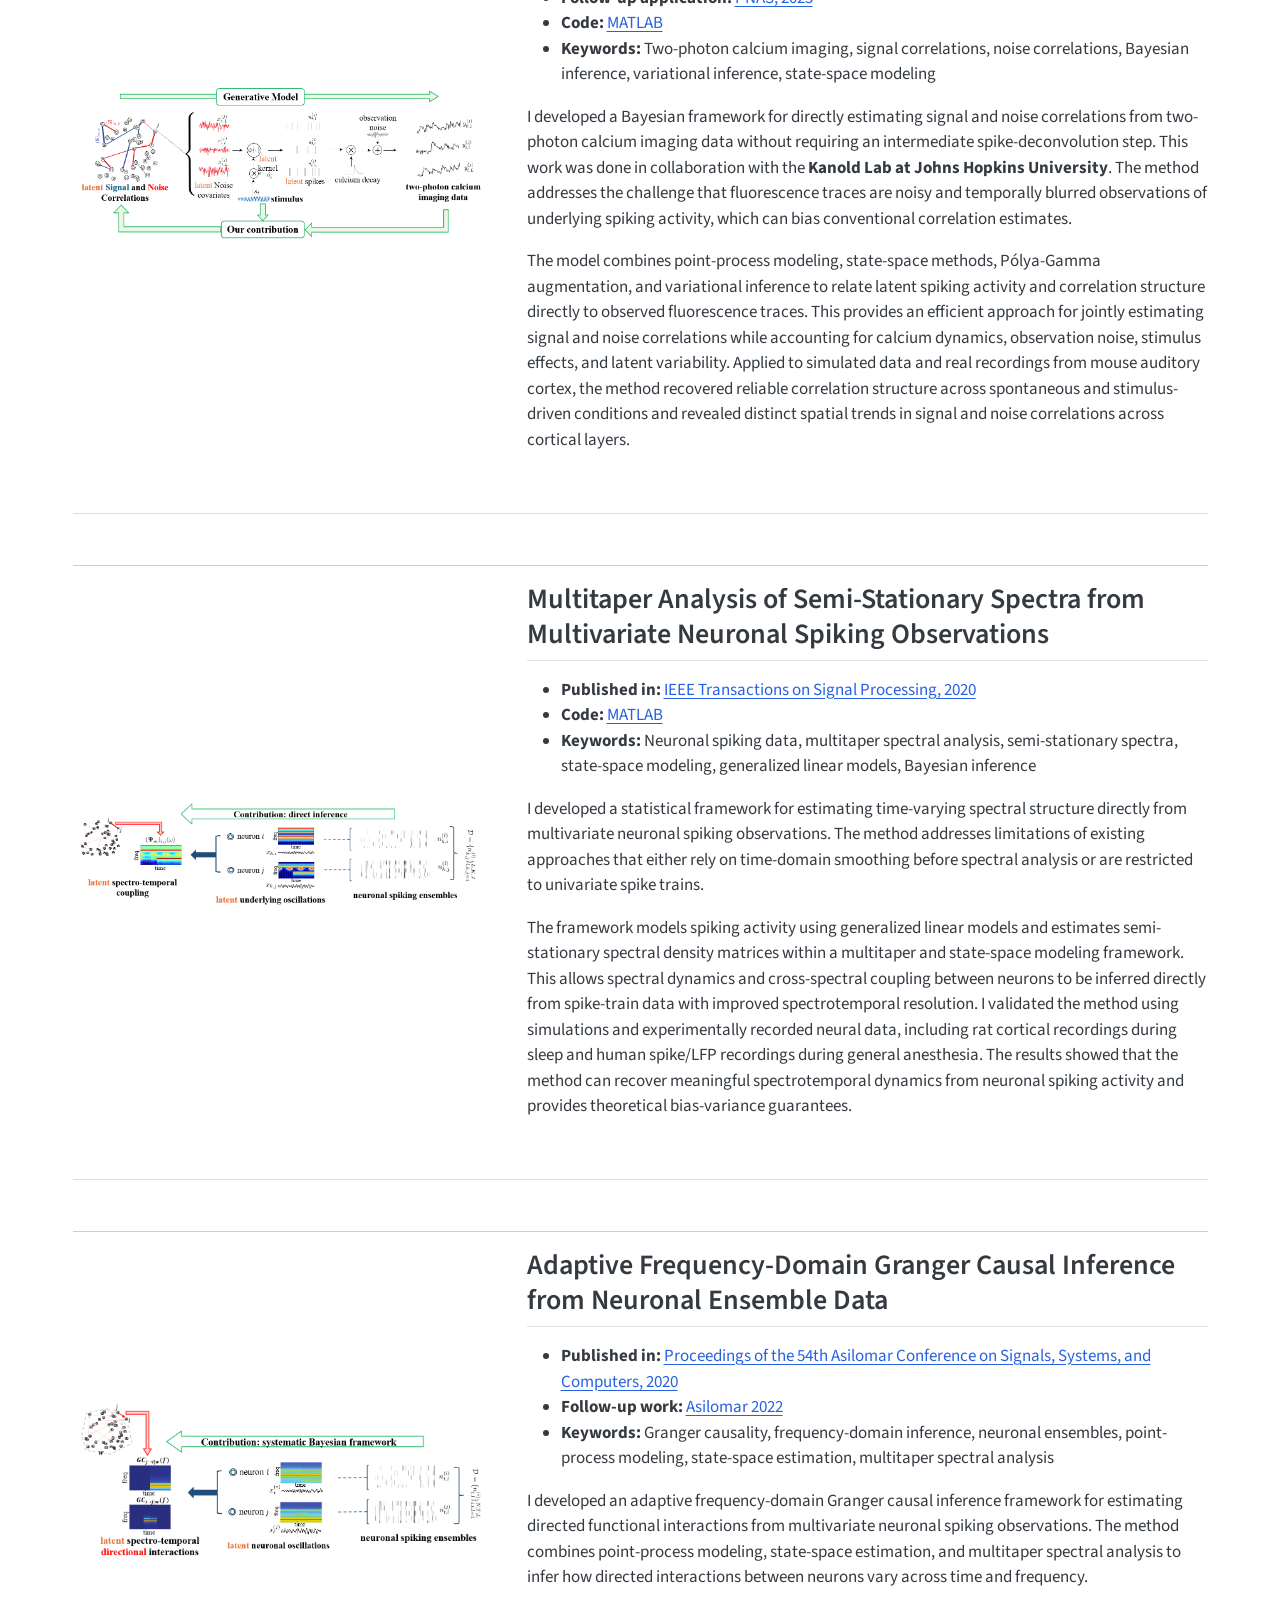
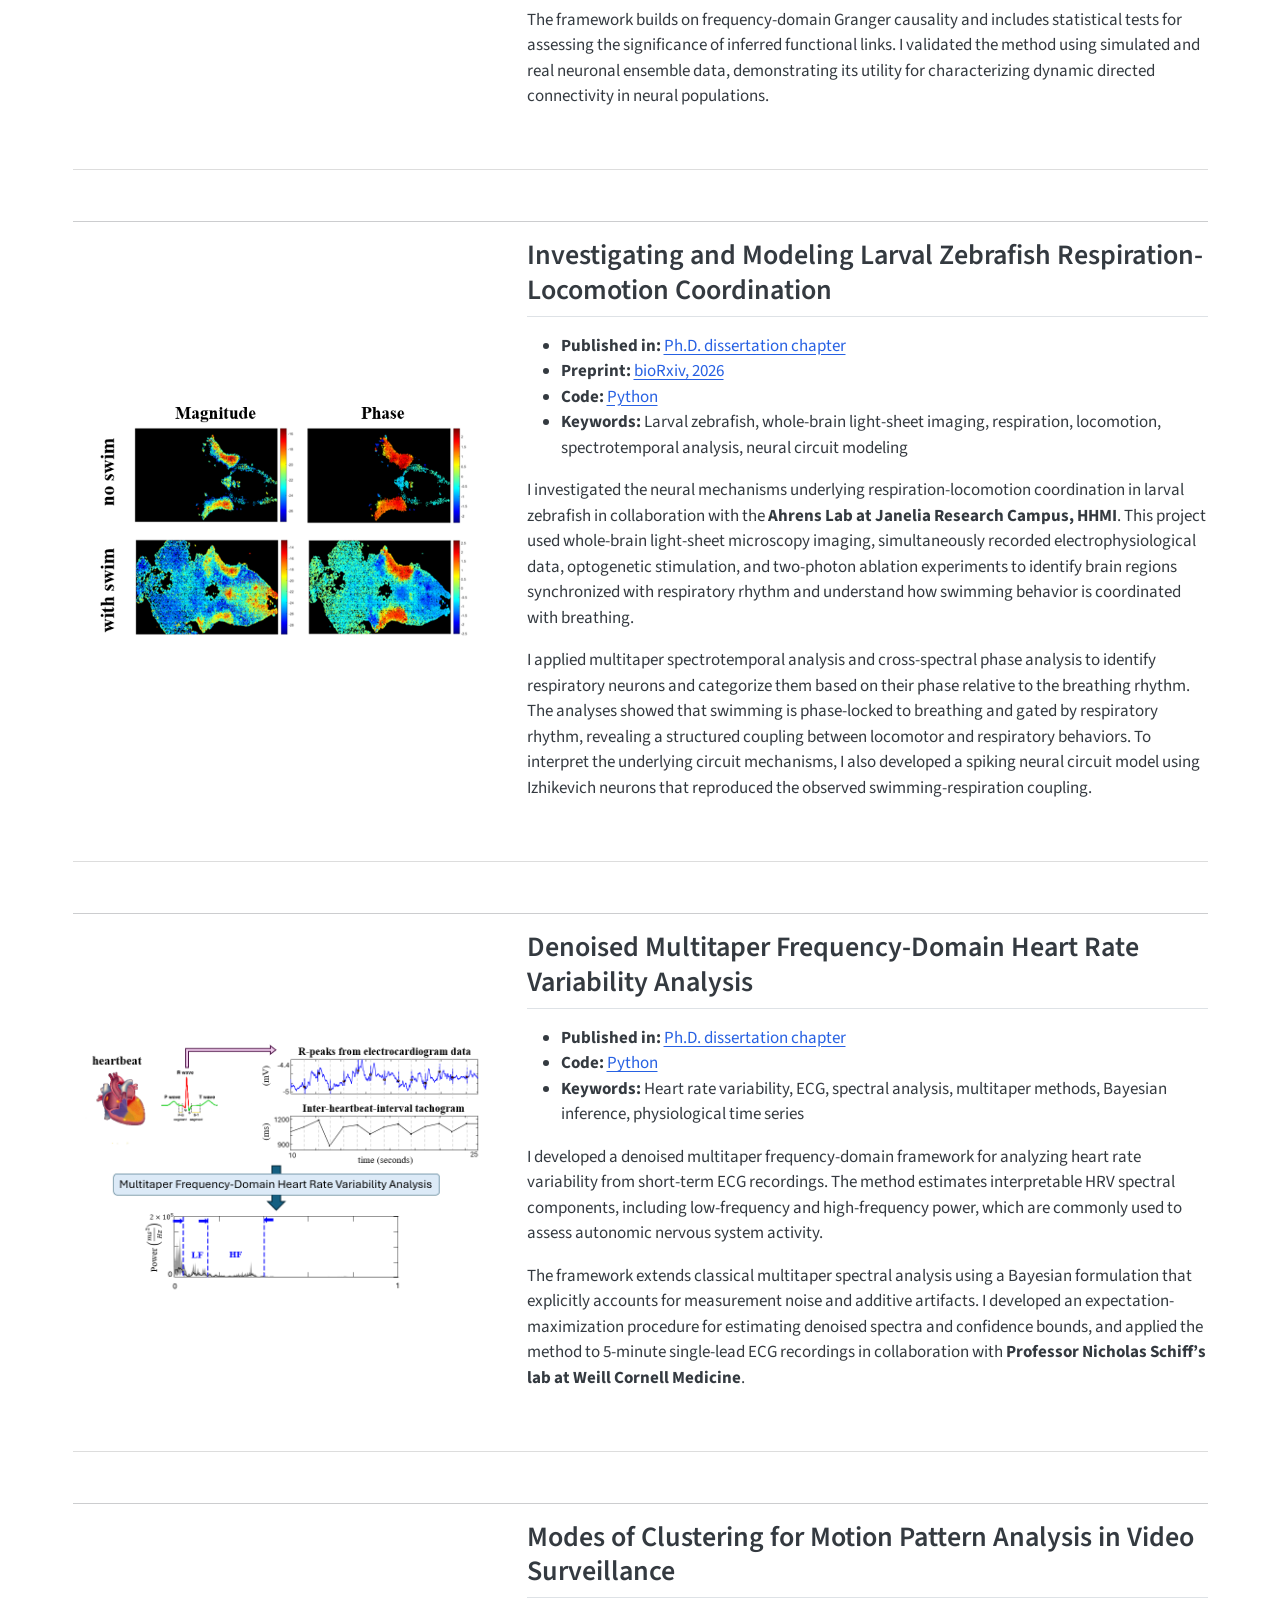
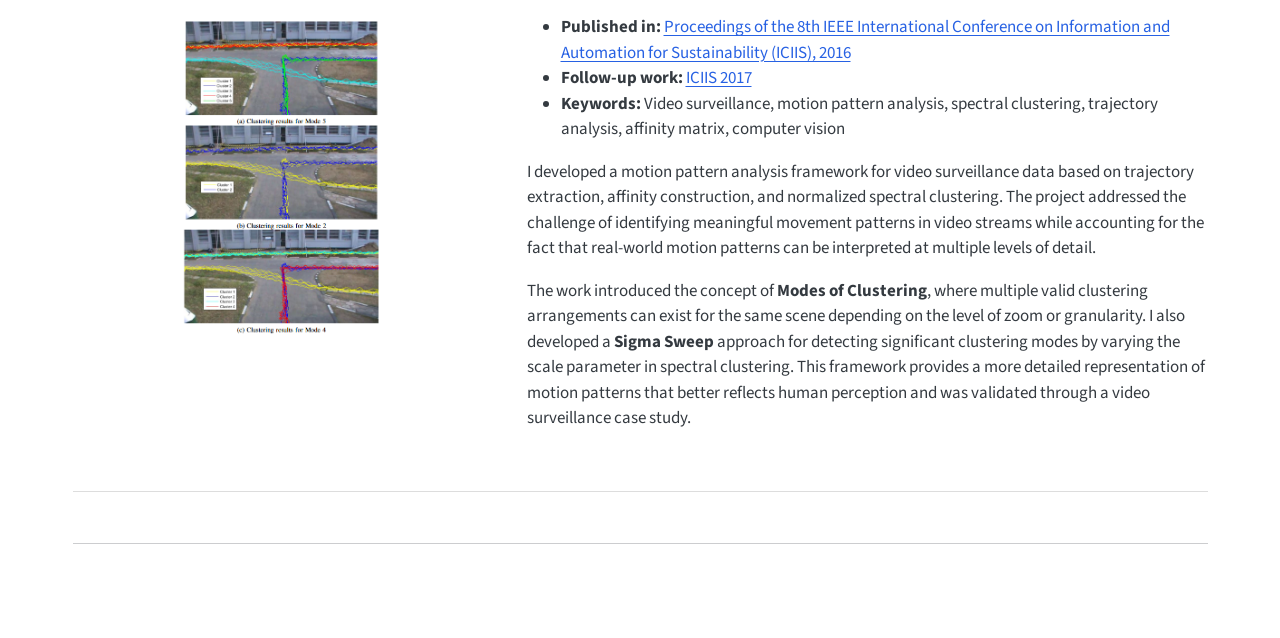
<file: docs/projects.html>
<!DOCTYPE html>
<html xmlns="http://www.w3.org/1999/xhtml" lang="en" xml:lang="en"><head>

<meta charset="utf-8">
<meta name="generator" content="quarto-1.9.38">

<meta name="viewport" content="width=device-width, initial-scale=1.0, user-scalable=yes">


<title>Projects – Anuththara Rupasinghe</title>
<style>
/* Default styles provided by pandoc.
** See https://pandoc.org/MANUAL.html#variables-for-html for config info.
*/
code{white-space: pre-wrap;}
span.smallcaps{font-variant: small-caps;}
div.columns{display: flex; gap: min(4vw, 1.5em);}
div.column{flex: auto; overflow-x: auto;}
div.hanging-indent{margin-left: 1.5em; text-indent: -1.5em;}
ul.task-list{list-style: none;}
ul.task-list li input[type="checkbox"] {
  width: 0.8em;
  margin: 0 0.8em 0.2em -1em; /* quarto-specific, see https://github.com/quarto-dev/quarto-cli/issues/4556 */ 
  vertical-align: middle;
}
</style>


<script src="site_libs/quarto-nav/quarto-nav.js"></script>
<script src="site_libs/quarto-nav/headroom.min.js"></script>
<script src="site_libs/clipboard/clipboard.min.js"></script>
<script src="site_libs/quarto-search/autocomplete.umd.js"></script>
<script src="site_libs/quarto-search/fuse.min.js"></script>
<script src="site_libs/quarto-search/quarto-search.js"></script>
<meta name="quarto:offset" content="./">
<script src="site_libs/quarto-html/quarto.js" type="module"></script>
<script src="site_libs/quarto-html/tabsets/tabsets.js" type="module"></script>
<script src="site_libs/quarto-html/popper.min.js"></script>
<script src="site_libs/quarto-html/tippy.umd.min.js"></script>
<script src="site_libs/quarto-html/anchor.min.js"></script>
<link href="site_libs/quarto-html/tippy.css" rel="stylesheet">
<link href="site_libs/quarto-html/quarto-syntax-highlighting-15634bcf2e68342d4ad2dfa704d543f6.css" rel="stylesheet" id="quarto-text-highlighting-styles">
<script src="site_libs/bootstrap/bootstrap.min.js"></script>
<link href="site_libs/bootstrap/bootstrap-icons.css" rel="stylesheet">
<link href="site_libs/bootstrap/bootstrap-a0f9fd0d421825b736dc1bbcbcba2219.min.css" rel="stylesheet" append-hash="true" id="quarto-bootstrap" data-mode="light">
<script id="quarto-search-options" type="application/json">{
  "location": "navbar",
  "copy-button": false,
  "collapse-after": 3,
  "panel-placement": "end",
  "type": "overlay",
  "limit": 50,
  "keyboard-shortcut": [
    "f",
    "/",
    "s"
  ],
  "show-item-context": false,
  "language": {
    "search-no-results-text": "No results",
    "search-matching-documents-text": "matching documents",
    "search-copy-link-title": "Copy link to search",
    "search-hide-matches-text": "Hide additional matches",
    "search-more-match-text": "more match in this document",
    "search-more-matches-text": "more matches in this document",
    "search-clear-button-title": "Clear",
    "search-text-placeholder": "",
    "search-detached-cancel-button-title": "Cancel",
    "search-submit-button-title": "Submit",
    "search-label": "Search"
  }
}</script>
<meta name="google-site-verification" content="zmH0bxProW3QMUqO-HfRJrGWWF78c6Ah-vSyieSVFYw">


<link rel="stylesheet" href="styles.css">
</head>

<body class="nav-fixed quarto-light">

<div id="quarto-search-results"></div>
  <header id="quarto-header" class="headroom fixed-top">
    <nav class="navbar navbar-expand-lg " data-bs-theme="dark">
      <div class="navbar-container container-fluid">
      <div class="navbar-brand-container mx-auto">
    <a href="./index.html" class="navbar-brand navbar-brand-logo">
    <img src="./profile.png" alt="" class="navbar-logo light-content">
    <img src="./profile.png" alt="" class="navbar-logo dark-content">
    </a>
    <a class="navbar-brand" href="./index.html">
    <span class="navbar-title">Anuththara Rupasinghe</span>
    </a>
  </div>
            <div id="quarto-search" class="" title="Search"></div>
          <button class="navbar-toggler" type="button" data-bs-toggle="collapse" data-bs-target="#navbarCollapse" aria-controls="navbarCollapse" role="menu" aria-expanded="false" aria-label="Toggle navigation" onclick="if (window.quartoToggleHeadroom) { window.quartoToggleHeadroom(); }">
  <span class="navbar-toggler-icon"></span>
</button>
          <div class="collapse navbar-collapse" id="navbarCollapse">
            <ul class="navbar-nav navbar-nav-scroll me-auto">
  <li class="nav-item">
    <a class="nav-link" href="./index.html"> 
<span class="menu-text">Bio</span></a>
  </li>  
  <li class="nav-item">
    <a class="nav-link active" href="./projects.html" aria-current="page"> 
<span class="menu-text">Projects</span></a>
  </li>  
  <li class="nav-item">
    <a class="nav-link" href="./publications.html"> 
<span class="menu-text">Publications</span></a>
  </li>  
  <li class="nav-item">
    <a class="nav-link" href="./teaching.html"> 
<span class="menu-text">Teaching &amp; Service</span></a>
  </li>  
  <li class="nav-item">
    <a class="nav-link" href="./cv.html"> 
<span class="menu-text">CV</span></a>
  </li>  
  <li class="nav-item">
    <a class="nav-link" href="./personal.html"> 
<span class="menu-text">Personal</span></a>
  </li>  
  <li class="nav-item">
    <a class="nav-link" href="./contact.html"> 
<span class="menu-text">Contact</span></a>
  </li>  
</ul>
            <ul class="navbar-nav navbar-nav-scroll ms-auto">
  <li class="nav-item">
    <a class="nav-link" href="https://scholar.google.com/citations?user=6TQuQqsAAAAJ&amp;hl=en"> 
<span class="menu-text">Google Scholar</span></a>
  </li>  
  <li class="nav-item">
    <a class="nav-link" href="https://www.linkedin.com/in/anuththara-rupasinghe-b1566b122/"> 
<span class="menu-text">LinkedIn</span></a>
  </li>  
  <li class="nav-item">
    <a class="nav-link" href="https://github.com/Anuththara-Rupasinghe"> 
<span class="menu-text">GitHub</span></a>
  </li>  
</ul>
          </div> <!-- /navcollapse -->
            <div class="quarto-navbar-tools">
</div>
      </div> <!-- /container-fluid -->
    </nav>
</header>
<!-- content -->
<div id="quarto-content" class="quarto-container page-columns page-rows-contents page-layout-full page-navbar">
<!-- sidebar -->
<!-- margin-sidebar -->
    
<!-- main -->
<main class="content column-page" id="quarto-document-content">

<header id="title-block-header" class="quarto-title-block default">
<div class="quarto-title">
<h1 class="title">Projects</h1>
</div>



<div class="quarto-title-meta column-page">

    
  
    
  </div>
  


</header>


<p>My projects develop probabilistic machine learning, Bayesian inference, and statistical signal processing methods for analyzing neural, physiological, and behavioral data. These projects span neural decoding, spike-train modeling, Bayesian inference, spectral analysis, causal inference, physiological time-series analysis, and computer vision.</p>
<div class="project-block">
<div class="project-image">
<p><img src="images/cmlr.png" class="img-fluid"></p>
</div>
<section id="continuous-multinomial-logistic-regression" class="level2 project-text">
<h2 class="anchored" data-anchor-id="continuous-multinomial-logistic-regression">Continuous Multinomial Logistic Regression</h2>
<ul>
<li><strong>Published in:</strong> International Conference on Learning Representations (<strong>ICLR 2026</strong>)<br>
</li>
<li><strong>Code:</strong> <a href="https://github.com/Anuththara-Rupasinghe/CMLR">Python (PyTorch)</a><br>
</li>
<li><strong>Keywords:</strong> Conditional density estimation, Gaussian processes, variational inference, uncertainty calibration, neural decoding, logistic regression, circular variables</li>
</ul>
<p>I developed <strong>Continuous Multinomial Logistic Regression (CMLR)</strong>, a probabilistic framework for decoding continuous variables such as orientation, position, velocity, and head direction from neural population activity. CMLR generalizes multinomial logistic regression to continuous output spaces and estimates a full probability density over decoded variables rather than only a point estimate.</p>
<p>The model uses smooth, interpretable neuron-specific weight functions regularized by Gaussian process priors, allowing it to capture multimodal, asymmetric, and circular conditional distributions. I developed scalable Fourier-domain stochastic variational inference methods and evaluated CMLR on datasets from visual cortex, hippocampus, and motor cortex, where it produced well-calibrated posterior densities and outperformed DNNs, XGBoost, FlexCode, and Naive Bayes decoders.</p>
</section>
</div>
<hr>
<div class="project-block">
<div class="project-image">
<p><img src="images/cmp.png" class="img-fluid"></p>
</div>
<section id="continuous-partitioning-of-neuronal-variability" class="level2 project-text">
<h2 class="anchored" data-anchor-id="continuous-partitioning-of-neuronal-variability">Continuous partitioning of neuronal variability</h2>
<ul>
<li><strong>Published in:</strong> <a href="https://elifesciences.org/reviewed-preprints/109719">eLife, 2026</a><br>
</li>
<li><strong>Code:</strong> <a href="https://github.com/Anuththara-Rupasinghe/CMP">MATLAB</a><br>
</li>
<li><strong>Keywords:</strong> Spike trains, neural coding, Gaussian processes, overdispersion, variational inference</li>
</ul>
<p>I developed the <strong>Continuous Modulated Poisson (CMP)</strong> model, a continuous-time framework for partitioning neuronal variability in overdispersed spike trains into stimulus-driven activity and stimulus-independent modulatory gain fluctuations. CMP models a neuron’s instantaneous firing rate as the product of a time-varying stimulus drive and a stochastic gain process, both represented as exponentiated Gaussian processes.</p>
<p>I introduced the <strong>Exponentiated Power Law (EPL)</strong> kernel to capture slowly decaying gain correlations and analytically link latent variability to Fano factor behavior across bin sizes. I also developed a scalable frequency-domain variational inference procedure for fitting the model efficiently. Applied to spike responses from LGN, V1, V2, and MT, CMP captured variability across timescales and revealed that modulatory gain fluctuations become larger and slower in higher visual areas.</p>
</section>
</div>
<hr>
<div class="project-block">
<div class="project-image">
<p><img src="images/calcium-correlations.png" class="img-fluid"></p>
</div>
<section id="direct-extraction-of-signal-and-noise-correlations-from-two-photon-calcium-imaging" class="level2 project-text">
<h2 class="anchored" data-anchor-id="direct-extraction-of-signal-and-noise-correlations-from-two-photon-calcium-imaging">Direct Extraction of Signal and Noise Correlations from Two-Photon Calcium Imaging</h2>
<ul>
<li><strong>Published in:</strong> <a href="https://elifesciences.org/articles/68046">eLife, 2021</a><br>
</li>
<li><strong>Follow-up application:</strong> <a href="https://www.pnas.org/doi/abs/10.1073/pnas.2510012122">PNAS, 2025</a><br>
</li>
<li><strong>Code:</strong> <a href="https://github.com/Anuththara-Rupasinghe/Signal-Noise-Correlation">MATLAB</a><br>
</li>
<li><strong>Keywords:</strong> Two-photon calcium imaging, signal correlations, noise correlations, Bayesian inference, variational inference, state-space modeling</li>
</ul>
<p>I developed a Bayesian framework for directly estimating signal and noise correlations from two-photon calcium imaging data without requiring an intermediate spike-deconvolution step. This work was done in collaboration with the <strong>Kanold Lab at Johns Hopkins University</strong>. The method addresses the challenge that fluorescence traces are noisy and temporally blurred observations of underlying spiking activity, which can bias conventional correlation estimates.</p>
<p>The model combines point-process modeling, state-space methods, Pólya-Gamma augmentation, and variational inference to relate latent spiking activity and correlation structure directly to observed fluorescence traces. This provides an efficient approach for jointly estimating signal and noise correlations while accounting for calcium dynamics, observation noise, stimulus effects, and latent variability. Applied to simulated data and real recordings from mouse auditory cortex, the method recovered reliable correlation structure across spontaneous and stimulus-driven conditions and revealed distinct spatial trends in signal and noise correlations across cortical layers.</p>
</section>
</div>
<hr>
<div class="project-block">
<div class="project-image">
<p><img src="images/multitaper.png" class="img-fluid"></p>
</div>
<section id="multitaper-analysis-of-semi-stationary-spectra-from-multivariate-neuronal-spiking-observations" class="level2 project-text">
<h2 class="anchored" data-anchor-id="multitaper-analysis-of-semi-stationary-spectra-from-multivariate-neuronal-spiking-observations">Multitaper Analysis of Semi-Stationary Spectra from Multivariate Neuronal Spiking Observations</h2>
<ul>
<li><strong>Published in:</strong> <a href="https://ieeexplore.ieee.org/abstract/document/9143473">IEEE Transactions on Signal Processing, 2020</a></li>
<li><strong>Code:</strong> <a href="https://github.com/Anuththara-Rupasinghe/PPMT-ESD-Estimation">MATLAB</a></li>
<li><strong>Keywords:</strong> Neuronal spiking data, multitaper spectral analysis, semi-stationary spectra, state-space modeling, generalized linear models, Bayesian inference</li>
</ul>
<p>I developed a statistical framework for estimating time-varying spectral structure directly from multivariate neuronal spiking observations. The method addresses limitations of existing approaches that either rely on time-domain smoothing before spectral analysis or are restricted to univariate spike trains.</p>
<p>The framework models spiking activity using generalized linear models and estimates semi-stationary spectral density matrices within a multitaper and state-space modeling framework. This allows spectral dynamics and cross-spectral coupling between neurons to be inferred directly from spike-train data with improved spectrotemporal resolution. I validated the method using simulations and experimentally recorded neural data, including rat cortical recordings during sleep and human spike/LFP recordings during general anesthesia. The results showed that the method can recover meaningful spectrotemporal dynamics from neuronal spiking activity and provides theoretical bias-variance guarantees.</p>
</section>
</div>
<hr>
<div class="project-block">
<div class="project-image">
<p><img src="images/granger.png" class="img-fluid"></p>
</div>
<section id="adaptive-frequency-domain-granger-causal-inference-from-neuronal-ensemble-data" class="level2 project-text">
<h2 class="anchored" data-anchor-id="adaptive-frequency-domain-granger-causal-inference-from-neuronal-ensemble-data">Adaptive Frequency-Domain Granger Causal Inference from Neuronal Ensemble Data</h2>
<ul>
<li><strong>Published in:</strong> <a href="https://ieeexplore.ieee.org/abstract/document/9443471">Proceedings of the 54th Asilomar Conference on Signals, Systems, and Computers, 2020</a><br>
</li>
<li><strong>Follow-up work:</strong> <a href="https://ieeexplore.ieee.org/abstract/document/10051886">Asilomar 2022</a><br>
</li>
<li><strong>Keywords:</strong> Granger causality, frequency-domain inference, neuronal ensembles, point-process modeling, state-space estimation, multitaper spectral analysis</li>
</ul>
<p>I developed an adaptive frequency-domain Granger causal inference framework for estimating directed functional interactions from multivariate neuronal spiking observations. The method combines point-process modeling, state-space estimation, and multitaper spectral analysis to infer how directed interactions between neurons vary across time and frequency.</p>
<p>The framework builds on frequency-domain Granger causality and includes statistical tests for assessing the significance of inferred functional links. I validated the method using simulated and real neuronal ensemble data, demonstrating its utility for characterizing dynamic directed connectivity in neural populations.</p>
</section>
</div>
<hr>
<div class="project-block">
<div class="project-image">
<p><img src="images/zebrafish.png" class="img-fluid"></p>
</div>
<section id="investigating-and-modeling-larval-zebrafish-respiration-locomotion-coordination" class="level2 project-text">
<h2 class="anchored" data-anchor-id="investigating-and-modeling-larval-zebrafish-respiration-locomotion-coordination">Investigating and Modeling Larval Zebrafish Respiration-Locomotion Coordination</h2>
<ul>
<li><strong>Published in:</strong> <a href="https://www.proquest.com/openview/c29519c551dd1327f995ce48b48856c9/1?pq-origsite=gscholar&amp;cbl=18750&amp;diss=y">Ph.D.&nbsp;dissertation chapter</a></li>
<li><strong>Preprint:</strong> <a href="https://www.biorxiv.org/content/10.64898/2026.04.10.717666v1">bioRxiv, 2026</a><br>
</li>
<li><strong>Code:</strong> <a href="https://github.com/Anuththara-Rupasinghe/zebrafish-respiratory-swim-coupling">Python</a><br>
</li>
<li><strong>Keywords:</strong> Larval zebrafish, whole-brain light-sheet imaging, respiration, locomotion, spectrotemporal analysis, neural circuit modeling</li>
</ul>
<p>I investigated the neural mechanisms underlying respiration-locomotion coordination in larval zebrafish in collaboration with the <strong>Ahrens Lab at Janelia Research Campus, HHMI</strong>. This project used whole-brain light-sheet microscopy imaging, simultaneously recorded electrophysiological data, optogenetic stimulation, and two-photon ablation experiments to identify brain regions synchronized with respiratory rhythm and understand how swimming behavior is coordinated with breathing.</p>
<p>I applied multitaper spectrotemporal analysis and cross-spectral phase analysis to identify respiratory neurons and categorize them based on their phase relative to the breathing rhythm. The analyses showed that swimming is phase-locked to breathing and gated by respiratory rhythm, revealing a structured coupling between locomotor and respiratory behaviors. To interpret the underlying circuit mechanisms, I also developed a spiking neural circuit model using Izhikevich neurons that reproduced the observed swimming-respiration coupling.</p>
</section>
</div>
<hr>
<div class="project-block">
<div class="project-image">
<p><img src="images/HRV.png" class="img-fluid"></p>
</div>
<section id="denoised-multitaper-frequency-domain-heart-rate-variability-analysis" class="level2 project-text">
<h2 class="anchored" data-anchor-id="denoised-multitaper-frequency-domain-heart-rate-variability-analysis">Denoised Multitaper Frequency-Domain Heart Rate Variability Analysis</h2>
<ul>
<li><strong>Published in:</strong> <a href="https://www.proquest.com/openview/c29519c551dd1327f995ce48b48856c9/1?pq-origsite=gscholar&amp;cbl=18750&amp;diss=y">Ph.D.&nbsp;dissertation chapter</a></li>
<li><strong>Code:</strong> <a href="https://github.com/Anuththara-Rupasinghe/HRV_freq_domain_analysis">Python</a></li>
<li><strong>Keywords:</strong> Heart rate variability, ECG, spectral analysis, multitaper methods, Bayesian inference, physiological time series</li>
</ul>
<p>I developed a denoised multitaper frequency-domain framework for analyzing heart rate variability from short-term ECG recordings. The method estimates interpretable HRV spectral components, including low-frequency and high-frequency power, which are commonly used to assess autonomic nervous system activity.</p>
<p>The framework extends classical multitaper spectral analysis using a Bayesian formulation that explicitly accounts for measurement noise and additive artifacts. I developed an expectation-maximization procedure for estimating denoised spectra and confidence bounds, and applied the method to 5-minute single-lead ECG recordings in collaboration with <strong>Professor Nicholas Schiff’s lab at Weill Cornell Medicine</strong>.</p>
</section>
</div>
<hr>
<div class="project-block">
<div class="project-image">
<p><img src="images/clustering.png" class="img-fluid"></p>
</div>
<section id="modes-of-clustering-for-motion-pattern-analysis-in-video-surveillance" class="level2 project-text">
<h2 class="anchored" data-anchor-id="modes-of-clustering-for-motion-pattern-analysis-in-video-surveillance">Modes of Clustering for Motion Pattern Analysis in Video Surveillance</h2>
<ul>
<li><strong>Published in:</strong> <a href="https://ieeexplore.ieee.org/document/7946550">Proceedings of the 8th IEEE International Conference on Information and Automation for Sustainability (ICIIS), 2016</a><br>
</li>
<li><strong>Follow-up work:</strong> <a href="https://ieeexplore.ieee.org/abstract/document/8300401">ICIIS 2017</a><br>
</li>
<li><strong>Keywords:</strong> Video surveillance, motion pattern analysis, spectral clustering, trajectory analysis, affinity matrix, computer vision</li>
</ul>
<p>I developed a motion pattern analysis framework for video surveillance data based on trajectory extraction, affinity construction, and normalized spectral clustering. The project addressed the challenge of identifying meaningful movement patterns in video streams while accounting for the fact that real-world motion patterns can be interpreted at multiple levels of detail.</p>
<p>The work introduced the concept of <strong>Modes of Clustering</strong>, where multiple valid clustering arrangements can exist for the same scene depending on the level of zoom or granularity. I also developed a <strong>Sigma Sweep</strong> approach for detecting significant clustering modes by varying the scale parameter in spectral clustering. This framework provides a more detailed representation of motion patterns that better reflects human perception and was validated through a video surveillance case study.</p>
</section>
</div>
<hr>



</main> <!-- /main -->
<script id="quarto-html-after-body" type="application/javascript">
  window.document.addEventListener("DOMContentLoaded", function (event) {
    const icon = "";
    const anchorJS = new window.AnchorJS();
    anchorJS.options = {
      placement: 'right',
      icon: icon
    };
    anchorJS.add('.anchored');
    const isCodeAnnotation = (el) => {
      for (const clz of el.classList) {
        if (clz.startsWith('code-annotation-')) {                     
          return true;
        }
      }
      return false;
    }
    const onCopySuccess = function(e) {
      // button target
      const button = e.trigger;
      // don't keep focus
      button.blur();
      // flash "checked"
      button.classList.add('code-copy-button-checked');
      var currentTitle = button.getAttribute("title");
      button.setAttribute("title", "Copied!");
      let tooltip;
      if (window.bootstrap) {
        button.setAttribute("data-bs-toggle", "tooltip");
        button.setAttribute("data-bs-placement", "left");
        button.setAttribute("data-bs-title", "Copied!");
        tooltip = new bootstrap.Tooltip(button, 
          { trigger: "manual", 
            customClass: "code-copy-button-tooltip",
            offset: [0, -8]});
        tooltip.show();    
      }
      setTimeout(function() {
        if (tooltip) {
          tooltip.hide();
          button.removeAttribute("data-bs-title");
          button.removeAttribute("data-bs-toggle");
          button.removeAttribute("data-bs-placement");
        }
        button.setAttribute("title", currentTitle);
        button.classList.remove('code-copy-button-checked');
      }, 1000);
      // clear code selection
      e.clearSelection();
    }
    const getTextToCopy = function(trigger) {
      const outerScaffold = trigger.parentElement.cloneNode(true);
      const codeEl = outerScaffold.querySelector('code');
      for (const childEl of codeEl.children) {
        if (isCodeAnnotation(childEl)) {
          childEl.remove();
        }
      }
      return codeEl.innerText;
    }
    const clipboard = new window.ClipboardJS('.code-copy-button:not([data-in-quarto-modal])', {
      text: getTextToCopy
    });
    clipboard.on('success', onCopySuccess);
    if (window.document.getElementById('quarto-embedded-source-code-modal')) {
      const clipboardModal = new window.ClipboardJS('.code-copy-button[data-in-quarto-modal]', {
        text: getTextToCopy,
        container: window.document.getElementById('quarto-embedded-source-code-modal')
      });
      clipboardModal.on('success', onCopySuccess);
    }
      var localhostRegex = new RegExp(/^(?:http|https):\/\/localhost\:?[0-9]*\//);
      var mailtoRegex = new RegExp(/^mailto:/);
        var filterRegex = new RegExp('/' + window.location.host + '/');
      var isInternal = (href) => {
          return filterRegex.test(href) || localhostRegex.test(href) || mailtoRegex.test(href);
      }
      // Inspect non-navigation links and adorn them if external
     var links = window.document.querySelectorAll('a[href]:not(.nav-link):not(.navbar-brand):not(.toc-action):not(.sidebar-link):not(.sidebar-item-toggle):not(.pagination-link):not(.no-external):not([aria-hidden]):not(.dropdown-item):not(.quarto-navigation-tool):not(.about-link)');
      for (var i=0; i<links.length; i++) {
        const link = links[i];
        if (!isInternal(link.href)) {
          // undo the damage that might have been done by quarto-nav.js in the case of
          // links that we want to consider external
          if (link.dataset.originalHref !== undefined) {
            link.href = link.dataset.originalHref;
          }
            // target, if specified
            link.setAttribute("target", "_blank");
            if (link.getAttribute("rel") === null) {
              link.setAttribute("rel", "noopener");
            }
        }
      }
    function tippyHover(el, contentFn, onTriggerFn, onUntriggerFn) {
      const config = {
        allowHTML: true,
        maxWidth: 500,
        delay: 100,
        arrow: false,
        appendTo: function(el) {
            return el.parentElement;
        },
        interactive: true,
        interactiveBorder: 10,
        theme: 'quarto',
        placement: 'bottom-start',
      };
      if (contentFn) {
        config.content = contentFn;
      }
      if (onTriggerFn) {
        config.onTrigger = onTriggerFn;
      }
      if (onUntriggerFn) {
        config.onUntrigger = onUntriggerFn;
      }
      window.tippy(el, config); 
    }
    const noterefs = window.document.querySelectorAll('a[role="doc-noteref"]');
    for (var i=0; i<noterefs.length; i++) {
      const ref = noterefs[i];
      tippyHover(ref, function() {
        // use id or data attribute instead here
        let href = ref.getAttribute('data-footnote-href') || ref.getAttribute('href');
        try { href = new URL(href).hash; } catch {}
        const id = href.replace(/^#\/?/, "");
        const note = window.document.getElementById(id);
        if (note) {
          return note.innerHTML;
        } else {
          return "";
        }
      });
    }
    const xrefs = window.document.querySelectorAll('a.quarto-xref');
    const processXRef = (id, note) => {
      // Strip column container classes
      const stripColumnClz = (el) => {
        el.classList.remove("page-full", "page-columns");
        if (el.children) {
          for (const child of el.children) {
            stripColumnClz(child);
          }
        }
      }
      stripColumnClz(note)
      if (id === null || id.startsWith('sec-')) {
        // Special case sections, only their first couple elements
        const container = document.createElement("div");
        if (note.children && note.children.length > 2) {
          container.appendChild(note.children[0].cloneNode(true));
          for (let i = 1; i < note.children.length; i++) {
            const child = note.children[i];
            if (child.tagName === "P" && child.innerText === "") {
              continue;
            } else {
              container.appendChild(child.cloneNode(true));
              break;
            }
          }
          if (window.Quarto?.typesetMath) {
            window.Quarto.typesetMath(container);
          }
          return container.innerHTML
        } else {
          if (window.Quarto?.typesetMath) {
            window.Quarto.typesetMath(note);
          }
          return note.innerHTML;
        }
      } else {
        // Remove any anchor links if they are present
        const anchorLink = note.querySelector('a.anchorjs-link');
        if (anchorLink) {
          anchorLink.remove();
        }
        if (window.Quarto?.typesetMath) {
          window.Quarto.typesetMath(note);
        }
        if (note.classList.contains("callout")) {
          return note.outerHTML;
        } else {
          return note.innerHTML;
        }
      }
    }
    for (var i=0; i<xrefs.length; i++) {
      const xref = xrefs[i];
      tippyHover(xref, undefined, function(instance) {
        instance.disable();
        let url = xref.getAttribute('href');
        let hash = undefined; 
        if (url.startsWith('#')) {
          hash = url;
        } else {
          try { hash = new URL(url).hash; } catch {}
        }
        if (hash) {
          const id = hash.replace(/^#\/?/, "");
          const note = window.document.getElementById(id);
          if (note !== null) {
            try {
              const html = processXRef(id, note.cloneNode(true));
              instance.setContent(html);
            } finally {
              instance.enable();
              instance.show();
            }
          } else {
            // See if we can fetch this
            fetch(url.split('#')[0])
            .then(res => res.text())
            .then(html => {
              const parser = new DOMParser();
              const htmlDoc = parser.parseFromString(html, "text/html");
              const note = htmlDoc.getElementById(id);
              if (note !== null) {
                const html = processXRef(id, note);
                instance.setContent(html);
              } 
            }).finally(() => {
              instance.enable();
              instance.show();
            });
          }
        } else {
          // See if we can fetch a full url (with no hash to target)
          // This is a special case and we should probably do some content thinning / targeting
          fetch(url)
          .then(res => res.text())
          .then(html => {
            const parser = new DOMParser();
            const htmlDoc = parser.parseFromString(html, "text/html");
            const note = htmlDoc.querySelector('main.content');
            if (note !== null) {
              // This should only happen for chapter cross references
              // (since there is no id in the URL)
              // remove the first header
              if (note.children.length > 0 && note.children[0].tagName === "HEADER") {
                note.children[0].remove();
              }
              const html = processXRef(null, note);
              instance.setContent(html);
            } 
          }).finally(() => {
            instance.enable();
            instance.show();
          });
        }
      }, function(instance) {
      });
    }
        let selectedAnnoteEl;
        const selectorForAnnotation = ( cell, annotation) => {
          let cellAttr = 'data-code-cell="' + cell + '"';
          let lineAttr = 'data-code-annotation="' +  annotation + '"';
          const selector = 'span[' + cellAttr + '][' + lineAttr + ']';
          return selector;
        }
        const selectCodeLines = (annoteEl) => {
          const doc = window.document;
          const targetCell = annoteEl.getAttribute("data-target-cell");
          const targetAnnotation = annoteEl.getAttribute("data-target-annotation");
          const annoteSpan = window.document.querySelector(selectorForAnnotation(targetCell, targetAnnotation));
          const lines = annoteSpan.getAttribute("data-code-lines").split(",");
          const lineIds = lines.map((line) => {
            return targetCell + "-" + line;
          })
          let top = null;
          let height = null;
          let parent = null;
          if (lineIds.length > 0) {
              //compute the position of the single el (top and bottom and make a div)
              const el = window.document.getElementById(lineIds[0]);
              top = el.offsetTop;
              height = el.offsetHeight;
              parent = el.parentElement.parentElement;
            if (lineIds.length > 1) {
              const lastEl = window.document.getElementById(lineIds[lineIds.length - 1]);
              const bottom = lastEl.offsetTop + lastEl.offsetHeight;
              height = bottom - top;
            }
            if (top !== null && height !== null && parent !== null) {
              // cook up a div (if necessary) and position it 
              let div = window.document.getElementById("code-annotation-line-highlight");
              if (div === null) {
                div = window.document.createElement("div");
                div.setAttribute("id", "code-annotation-line-highlight");
                div.style.position = 'absolute';
                parent.appendChild(div);
              }
              div.style.top = top - 2 + "px";
              div.style.height = height + 4 + "px";
              div.style.left = 0;
              let gutterDiv = window.document.getElementById("code-annotation-line-highlight-gutter");
              if (gutterDiv === null) {
                gutterDiv = window.document.createElement("div");
                gutterDiv.setAttribute("id", "code-annotation-line-highlight-gutter");
                gutterDiv.style.position = 'absolute';
                const codeCell = window.document.getElementById(targetCell);
                const gutter = codeCell.querySelector('.code-annotation-gutter');
                gutter.appendChild(gutterDiv);
              }
              gutterDiv.style.top = top - 2 + "px";
              gutterDiv.style.height = height + 4 + "px";
            }
            selectedAnnoteEl = annoteEl;
          }
        };
        const unselectCodeLines = () => {
          const elementsIds = ["code-annotation-line-highlight", "code-annotation-line-highlight-gutter"];
          elementsIds.forEach((elId) => {
            const div = window.document.getElementById(elId);
            if (div) {
              div.remove();
            }
          });
          selectedAnnoteEl = undefined;
        };
          // Handle positioning of the toggle
      window.addEventListener(
        "resize",
        throttle(() => {
          elRect = undefined;
          if (selectedAnnoteEl) {
            selectCodeLines(selectedAnnoteEl);
          }
        }, 10)
      );
      function throttle(fn, ms) {
      let throttle = false;
      let timer;
        return (...args) => {
          if(!throttle) { // first call gets through
              fn.apply(this, args);
              throttle = true;
          } else { // all the others get throttled
              if(timer) clearTimeout(timer); // cancel #2
              timer = setTimeout(() => {
                fn.apply(this, args);
                timer = throttle = false;
              }, ms);
          }
        };
      }
        // Attach click handler to the DT
        const annoteDls = window.document.querySelectorAll('dt[data-target-cell]');
        for (const annoteDlNode of annoteDls) {
          annoteDlNode.addEventListener('click', (event) => {
            const clickedEl = event.target;
            if (clickedEl !== selectedAnnoteEl) {
              unselectCodeLines();
              const activeEl = window.document.querySelector('dt[data-target-cell].code-annotation-active');
              if (activeEl) {
                activeEl.classList.remove('code-annotation-active');
              }
              selectCodeLines(clickedEl);
              clickedEl.classList.add('code-annotation-active');
            } else {
              // Unselect the line
              unselectCodeLines();
              clickedEl.classList.remove('code-annotation-active');
            }
          });
        }
    const findCites = (el) => {
      const parentEl = el.parentElement;
      if (parentEl) {
        const cites = parentEl.dataset.cites;
        if (cites) {
          return {
            el,
            cites: cites.split(' ')
          };
        } else {
          return findCites(el.parentElement)
        }
      } else {
        return undefined;
      }
    };
    var bibliorefs = window.document.querySelectorAll('a[role="doc-biblioref"]');
    for (var i=0; i<bibliorefs.length; i++) {
      const ref = bibliorefs[i];
      const citeInfo = findCites(ref);
      if (citeInfo) {
        tippyHover(citeInfo.el, function() {
          var popup = window.document.createElement('div');
          citeInfo.cites.forEach(function(cite) {
            var citeDiv = window.document.createElement('div');
            citeDiv.classList.add('hanging-indent');
            citeDiv.classList.add('csl-entry');
            var biblioDiv = window.document.getElementById('ref-' + cite);
            if (biblioDiv) {
              citeDiv.innerHTML = biblioDiv.innerHTML;
            }
            popup.appendChild(citeDiv);
          });
          return popup.innerHTML;
        });
      }
    }
  });
  </script>
</div> <!-- /content -->




</body></html>
</file>
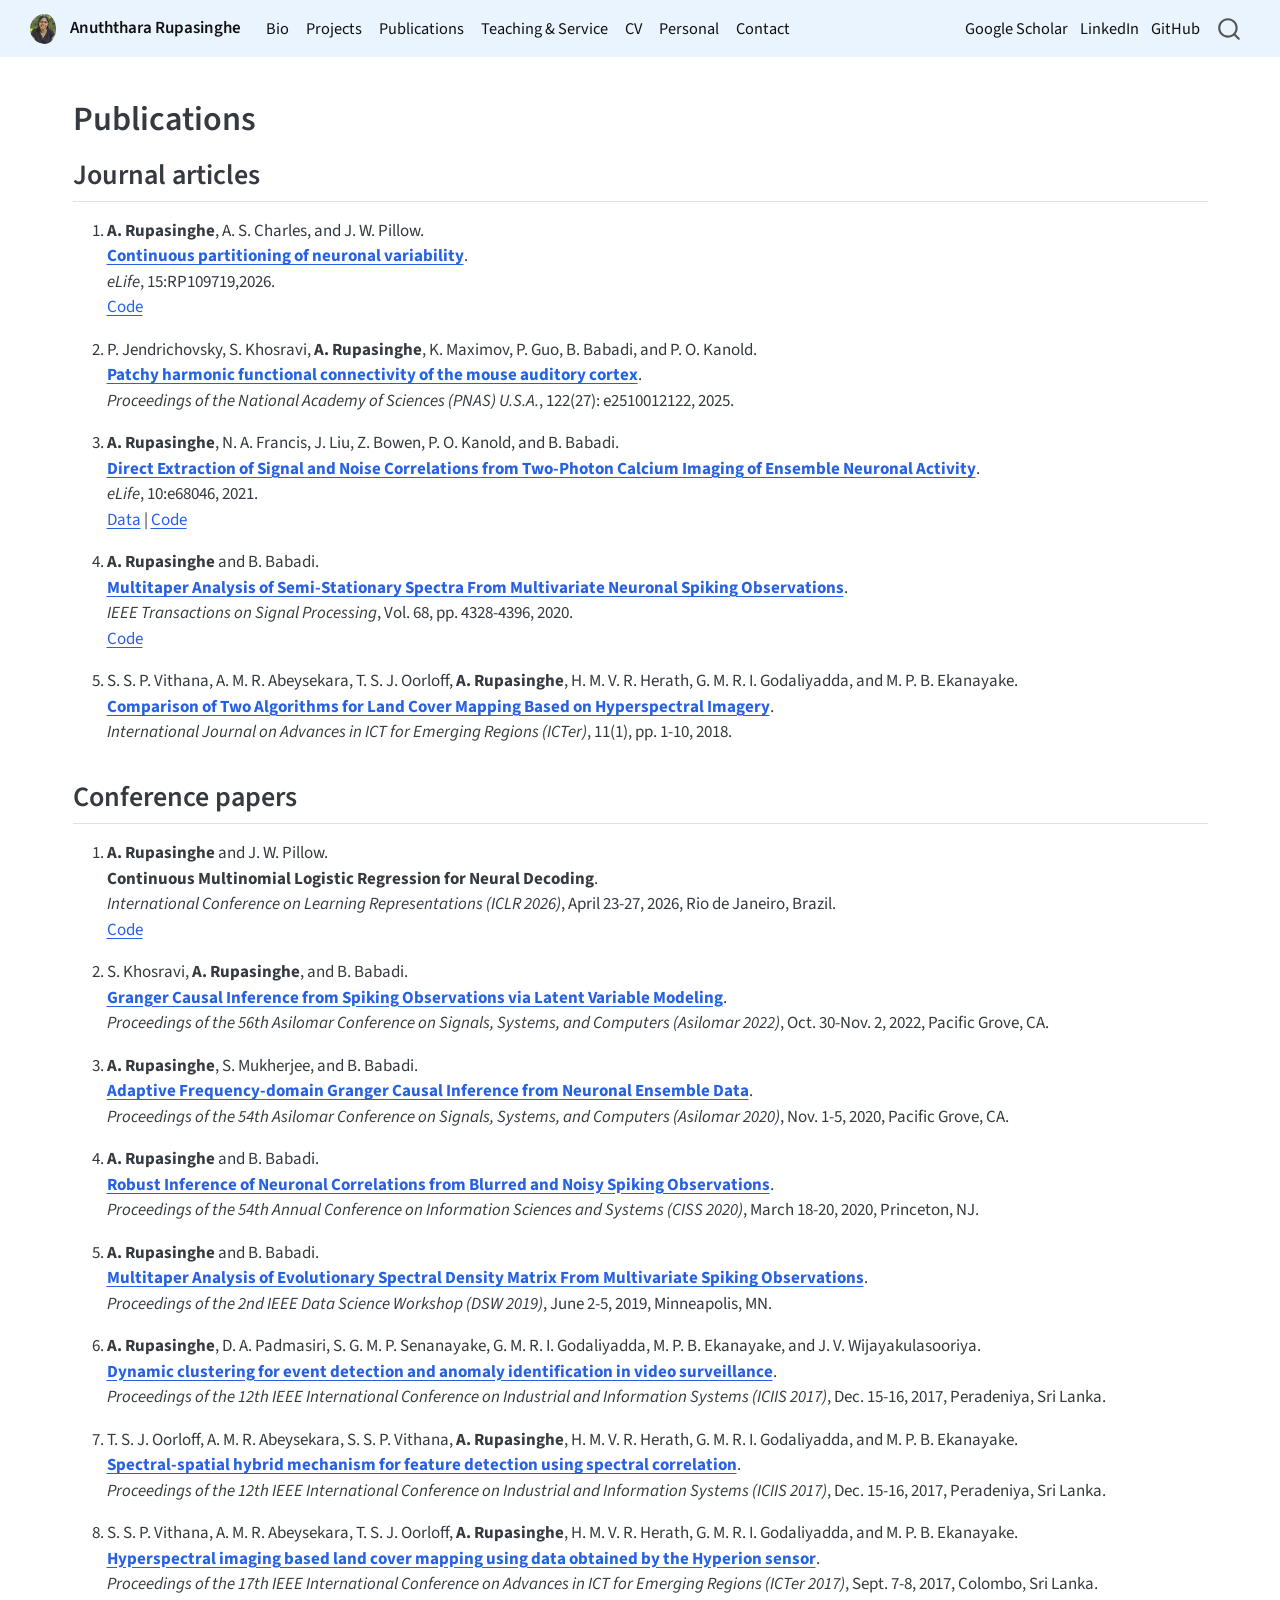
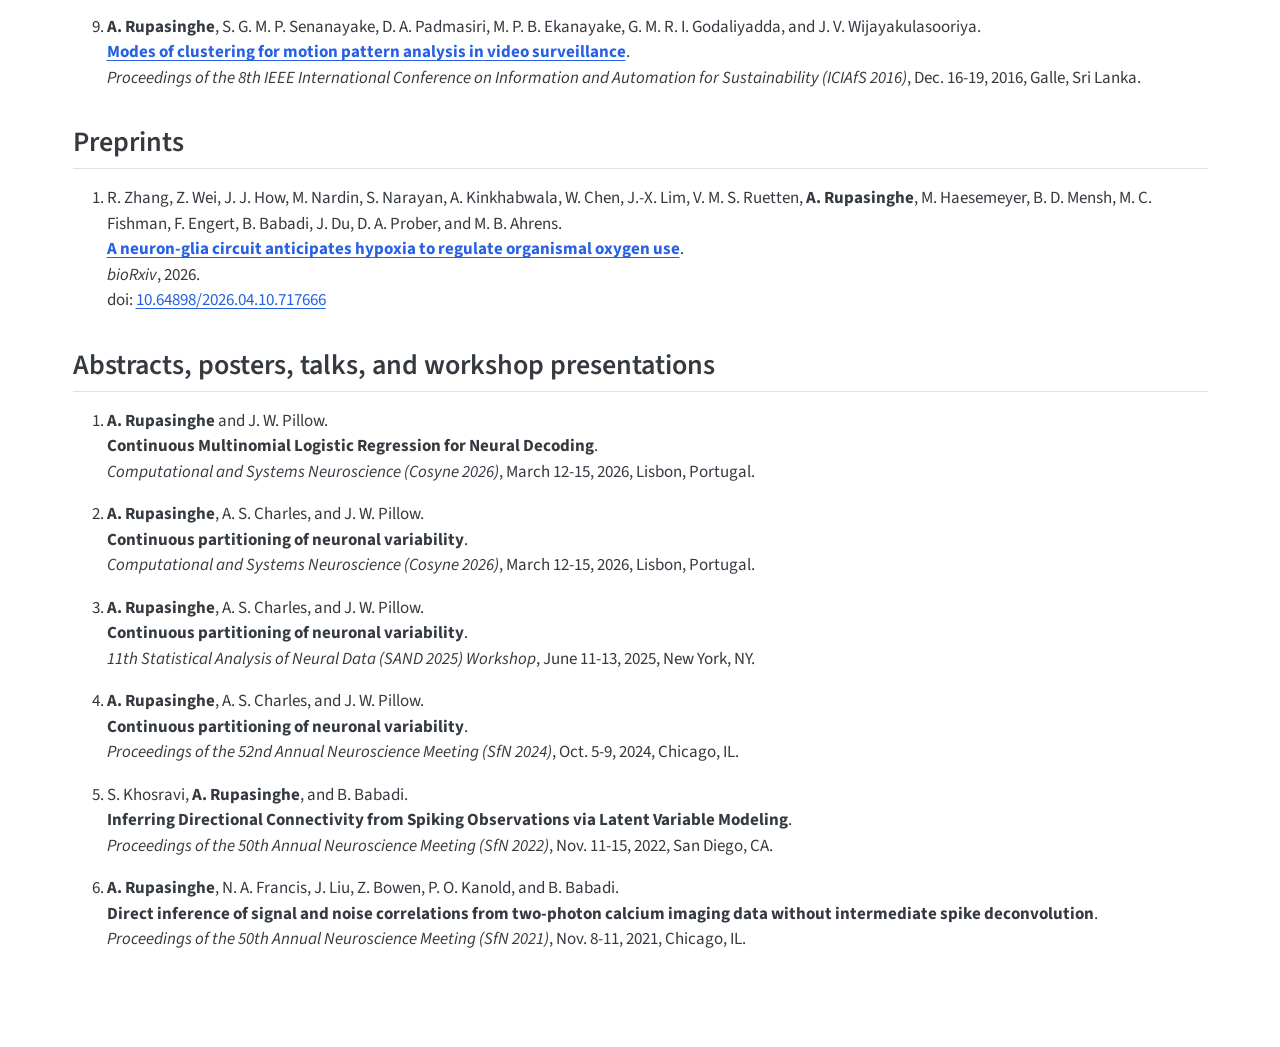
<file: docs/publications.html>
<!DOCTYPE html>
<html xmlns="http://www.w3.org/1999/xhtml" lang="en" xml:lang="en"><head>

<meta charset="utf-8">
<meta name="generator" content="quarto-1.9.38">

<meta name="viewport" content="width=device-width, initial-scale=1.0, user-scalable=yes">


<title>Publications – Anuththara Rupasinghe</title>
<style>
/* Default styles provided by pandoc.
** See https://pandoc.org/MANUAL.html#variables-for-html for config info.
*/
code{white-space: pre-wrap;}
span.smallcaps{font-variant: small-caps;}
div.columns{display: flex; gap: min(4vw, 1.5em);}
div.column{flex: auto; overflow-x: auto;}
div.hanging-indent{margin-left: 1.5em; text-indent: -1.5em;}
ul.task-list{list-style: none;}
ul.task-list li input[type="checkbox"] {
  width: 0.8em;
  margin: 0 0.8em 0.2em -1em; /* quarto-specific, see https://github.com/quarto-dev/quarto-cli/issues/4556 */ 
  vertical-align: middle;
}
</style>


<script src="site_libs/quarto-nav/quarto-nav.js"></script>
<script src="site_libs/quarto-nav/headroom.min.js"></script>
<script src="site_libs/clipboard/clipboard.min.js"></script>
<script src="site_libs/quarto-search/autocomplete.umd.js"></script>
<script src="site_libs/quarto-search/fuse.min.js"></script>
<script src="site_libs/quarto-search/quarto-search.js"></script>
<meta name="quarto:offset" content="./">
<script src="site_libs/quarto-html/quarto.js" type="module"></script>
<script src="site_libs/quarto-html/tabsets/tabsets.js" type="module"></script>
<script src="site_libs/quarto-html/popper.min.js"></script>
<script src="site_libs/quarto-html/tippy.umd.min.js"></script>
<script src="site_libs/quarto-html/anchor.min.js"></script>
<link href="site_libs/quarto-html/tippy.css" rel="stylesheet">
<link href="site_libs/quarto-html/quarto-syntax-highlighting-15634bcf2e68342d4ad2dfa704d543f6.css" rel="stylesheet" id="quarto-text-highlighting-styles">
<script src="site_libs/bootstrap/bootstrap.min.js"></script>
<link href="site_libs/bootstrap/bootstrap-icons.css" rel="stylesheet">
<link href="site_libs/bootstrap/bootstrap-a0f9fd0d421825b736dc1bbcbcba2219.min.css" rel="stylesheet" append-hash="true" id="quarto-bootstrap" data-mode="light">
<script id="quarto-search-options" type="application/json">{
  "location": "navbar",
  "copy-button": false,
  "collapse-after": 3,
  "panel-placement": "end",
  "type": "overlay",
  "limit": 50,
  "keyboard-shortcut": [
    "f",
    "/",
    "s"
  ],
  "show-item-context": false,
  "language": {
    "search-no-results-text": "No results",
    "search-matching-documents-text": "matching documents",
    "search-copy-link-title": "Copy link to search",
    "search-hide-matches-text": "Hide additional matches",
    "search-more-match-text": "more match in this document",
    "search-more-matches-text": "more matches in this document",
    "search-clear-button-title": "Clear",
    "search-text-placeholder": "",
    "search-detached-cancel-button-title": "Cancel",
    "search-submit-button-title": "Submit",
    "search-label": "Search"
  }
}</script>
<meta name="google-site-verification" content="zmH0bxProW3QMUqO-HfRJrGWWF78c6Ah-vSyieSVFYw">


<link rel="stylesheet" href="styles.css">
</head>

<body class="nav-fixed quarto-light">

<div id="quarto-search-results"></div>
  <header id="quarto-header" class="headroom fixed-top">
    <nav class="navbar navbar-expand-lg " data-bs-theme="dark">
      <div class="navbar-container container-fluid">
      <div class="navbar-brand-container mx-auto">
    <a href="./index.html" class="navbar-brand navbar-brand-logo">
    <img src="./profile.png" alt="" class="navbar-logo light-content">
    <img src="./profile.png" alt="" class="navbar-logo dark-content">
    </a>
    <a class="navbar-brand" href="./index.html">
    <span class="navbar-title">Anuththara Rupasinghe</span>
    </a>
  </div>
            <div id="quarto-search" class="" title="Search"></div>
          <button class="navbar-toggler" type="button" data-bs-toggle="collapse" data-bs-target="#navbarCollapse" aria-controls="navbarCollapse" role="menu" aria-expanded="false" aria-label="Toggle navigation" onclick="if (window.quartoToggleHeadroom) { window.quartoToggleHeadroom(); }">
  <span class="navbar-toggler-icon"></span>
</button>
          <div class="collapse navbar-collapse" id="navbarCollapse">
            <ul class="navbar-nav navbar-nav-scroll me-auto">
  <li class="nav-item">
    <a class="nav-link" href="./index.html"> 
<span class="menu-text">Bio</span></a>
  </li>  
  <li class="nav-item">
    <a class="nav-link" href="./projects.html"> 
<span class="menu-text">Projects</span></a>
  </li>  
  <li class="nav-item">
    <a class="nav-link active" href="./publications.html" aria-current="page"> 
<span class="menu-text">Publications</span></a>
  </li>  
  <li class="nav-item">
    <a class="nav-link" href="./teaching.html"> 
<span class="menu-text">Teaching &amp; Service</span></a>
  </li>  
  <li class="nav-item">
    <a class="nav-link" href="./cv.html"> 
<span class="menu-text">CV</span></a>
  </li>  
  <li class="nav-item">
    <a class="nav-link" href="./personal.html"> 
<span class="menu-text">Personal</span></a>
  </li>  
  <li class="nav-item">
    <a class="nav-link" href="./contact.html"> 
<span class="menu-text">Contact</span></a>
  </li>  
</ul>
            <ul class="navbar-nav navbar-nav-scroll ms-auto">
  <li class="nav-item">
    <a class="nav-link" href="https://scholar.google.com/citations?user=6TQuQqsAAAAJ&amp;hl=en"> 
<span class="menu-text">Google Scholar</span></a>
  </li>  
  <li class="nav-item">
    <a class="nav-link" href="https://www.linkedin.com/in/anuththara-rupasinghe-b1566b122/"> 
<span class="menu-text">LinkedIn</span></a>
  </li>  
  <li class="nav-item">
    <a class="nav-link" href="https://github.com/Anuththara-Rupasinghe"> 
<span class="menu-text">GitHub</span></a>
  </li>  
</ul>
          </div> <!-- /navcollapse -->
            <div class="quarto-navbar-tools">
</div>
      </div> <!-- /container-fluid -->
    </nav>
</header>
<!-- content -->
<div id="quarto-content" class="quarto-container page-columns page-rows-contents page-layout-full page-navbar">
<!-- sidebar -->
<!-- margin-sidebar -->
    
<!-- main -->
<main class="content column-page" id="quarto-document-content">

<header id="title-block-header" class="quarto-title-block default">
<div class="quarto-title">
<h1 class="title">Publications</h1>
</div>



<div class="quarto-title-meta column-page">

    
  
    
  </div>
  


</header>


<section id="journal-articles" class="level2">
<h2 class="anchored" data-anchor-id="journal-articles">Journal articles</h2>
<ol type="1">
<li><p><strong>A. Rupasinghe</strong>, A. S. Charles, and J. W. Pillow.<br>
<a href="https://elifesciences.org/reviewed-preprints/109719"><strong>Continuous partitioning of neuronal variability</strong></a>.<br>
<em>eLife</em>, 15:RP109719,2026.<br>
<a href="https://github.com/Anuththara-Rupasinghe/CMP">Code</a></p></li>
<li><p>P. Jendrichovsky, S. Khosravi, <strong>A. Rupasinghe</strong>, K. Maximov, P. Guo, B. Babadi, and P. O. Kanold.<br>
<a href="https://doi.org/10.1073/pnas.2510012122"><strong>Patchy harmonic functional connectivity of the mouse auditory cortex</strong></a>.<br>
<em>Proceedings of the National Academy of Sciences (PNAS) U.S.A.</em>, 122(27): e2510012122, 2025.</p></li>
<li><p><strong>A. Rupasinghe</strong>, N. A. Francis, J. Liu, Z. Bowen, P. O. Kanold, and B. Babadi.<br>
<a href="https://elifesciences.org/articles/68046"><strong>Direct Extraction of Signal and Noise Correlations from Two-Photon Calcium Imaging of Ensemble Neuronal Activity</strong></a>.<br>
<em>eLife</em>, 10:e68046, 2021.<br>
<a href="https://drum.lib.umd.edu/handle/1903/26917">Data</a> | <a href="https://github.com/Anuththara-Rupasinghe/Signal-Noise-Correlation">Code</a></p></li>
<li><p><strong>A. Rupasinghe</strong> and B. Babadi.<br>
<a href="https://ieeexplore.ieee.org/document/9143473"><strong>Multitaper Analysis of Semi-Stationary Spectra From Multivariate Neuronal Spiking Observations</strong></a>.<br>
<em>IEEE Transactions on Signal Processing</em>, Vol. 68, pp.&nbsp;4328-4396, 2020.<br>
<a href="https://github.com/Anuththara-Rupasinghe/PPMT-ESD-Estimation">Code</a></p></li>
<li><p>S. S. P. Vithana, A. M. R. Abeysekara, T. S. J. Oorloff, <strong>A. Rupasinghe</strong>, H. M. V. R. Herath, G. M. R. I. Godaliyadda, and M. P. B. Ekanayake.<br>
<a href="https://icter.sljol.info/articles/abstract/10.4038/icter.v11i1.7190/"><strong>Comparison of Two Algorithms for Land Cover Mapping Based on Hyperspectral Imagery</strong></a>.<br>
<em>International Journal on Advances in ICT for Emerging Regions (ICTer)</em>, 11(1), pp.&nbsp;1-10, 2018.</p></li>
</ol>
</section>
<section id="conference-papers" class="level2">
<h2 class="anchored" data-anchor-id="conference-papers">Conference papers</h2>
<ol type="1">
<li><p><strong>A. Rupasinghe</strong> and J. W. Pillow.<br>
<strong>Continuous Multinomial Logistic Regression for Neural Decoding</strong>.<br>
<em>International Conference on Learning Representations (ICLR 2026)</em>, April 23-27, 2026, Rio de Janeiro, Brazil.<br>
<a href="https://github.com/Anuththara-Rupasinghe/CMLR">Code</a></p></li>
<li><p>S. Khosravi, <strong>A. Rupasinghe</strong>, and B. Babadi.<br>
<a href="https://ieeexplore.ieee.org/abstract/document/10051886"><strong>Granger Causal Inference from Spiking Observations via Latent Variable Modeling</strong></a>.<br>
<em>Proceedings of the 56th Asilomar Conference on Signals, Systems, and Computers (Asilomar 2022)</em>, Oct.&nbsp;30-Nov.&nbsp;2, 2022, Pacific Grove, CA.</p></li>
<li><p><strong>A. Rupasinghe</strong>, S. Mukherjee, and B. Babadi.<br>
<a href="https://ieeexplore.ieee.org/abstract/document/9443471"><strong>Adaptive Frequency-domain Granger Causal Inference from Neuronal Ensemble Data</strong></a>.<br>
<em>Proceedings of the 54th Asilomar Conference on Signals, Systems, and Computers (Asilomar 2020)</em>, Nov.&nbsp;1-5, 2020, Pacific Grove, CA.</p></li>
<li><p><strong>A. Rupasinghe</strong> and B. Babadi.<br>
<a href="https://ieeexplore.ieee.org/abstract/document/9086274"><strong>Robust Inference of Neuronal Correlations from Blurred and Noisy Spiking Observations</strong></a>.<br>
<em>Proceedings of the 54th Annual Conference on Information Sciences and Systems (CISS 2020)</em>, March 18-20, 2020, Princeton, NJ.</p></li>
<li><p><strong>A. Rupasinghe</strong> and B. Babadi.<br>
<a href="https://ieeexplore.ieee.org/abstract/document/8755579"><strong>Multitaper Analysis of Evolutionary Spectral Density Matrix From Multivariate Spiking Observations</strong></a>.<br>
<em>Proceedings of the 2nd IEEE Data Science Workshop (DSW 2019)</em>, June 2-5, 2019, Minneapolis, MN.</p></li>
<li><p><strong>A. Rupasinghe</strong>, D. A. Padmasiri, S. G. M. P. Senanayake, G. M. R. I. Godaliyadda, M. P. B. Ekanayake, and J. V. Wijayakulasooriya.<br>
<a href="https://ieeexplore.ieee.org/abstract/document/8300401"><strong>Dynamic clustering for event detection and anomaly identification in video surveillance</strong></a>.<br>
<em>Proceedings of the 12th IEEE International Conference on Industrial and Information Systems (ICIIS 2017)</em>, Dec.&nbsp;15-16, 2017, Peradeniya, Sri Lanka.</p></li>
<li><p>T. S. J. Oorloff, A. M. R. Abeysekara, S. S. P. Vithana, <strong>A. Rupasinghe</strong>, H. M. V. R. Herath, G. M. R. I. Godaliyadda, and M. P. B. Ekanayake.<br>
<a href="https://ieeexplore.ieee.org/abstract/document/8300371"><strong>Spectral-spatial hybrid mechanism for feature detection using spectral correlation</strong></a>.<br>
<em>Proceedings of the 12th IEEE International Conference on Industrial and Information Systems (ICIIS 2017)</em>, Dec.&nbsp;15-16, 2017, Peradeniya, Sri Lanka.</p></li>
<li><p>S. S. P. Vithana, A. M. R. Abeysekara, T. S. J. Oorloff, <strong>A. Rupasinghe</strong>, H. M. V. R. Herath, G. M. R. I. Godaliyadda, and M. P. B. Ekanayake.<br>
<a href="https://ieeexplore.ieee.org/abstract/document/8257802"><strong>Hyperspectral imaging based land cover mapping using data obtained by the Hyperion sensor</strong></a>.<br>
<em>Proceedings of the 17th IEEE International Conference on Advances in ICT for Emerging Regions (ICTer 2017)</em>, Sept.&nbsp;7-8, 2017, Colombo, Sri Lanka.</p></li>
<li><p><strong>A. Rupasinghe</strong>, S. G. M. P. Senanayake, D. A. Padmasiri, M. P. B. Ekanayake, G. M. R. I. Godaliyadda, and J. V. Wijayakulasooriya.<br>
<a href="https://ieeexplore.ieee.org/abstract/document/7946550"><strong>Modes of clustering for motion pattern analysis in video surveillance</strong></a>.<br>
<em>Proceedings of the 8th IEEE International Conference on Information and Automation for Sustainability (ICIAfS 2016)</em>, Dec.&nbsp;16-19, 2016, Galle, Sri Lanka.</p></li>
</ol>
</section>
<section id="preprints" class="level2">
<h2 class="anchored" data-anchor-id="preprints">Preprints</h2>
<ol type="1">
<li>R. Zhang, Z. Wei, J. J. How, M. Nardin, S. Narayan, A. Kinkhabwala, W. Chen, J.-X. Lim, V. M. S. Ruetten, <strong>A. Rupasinghe</strong>, M. Haesemeyer, B. D. Mensh, M. C. Fishman, F. Engert, B. Babadi, J. Du, D. A. Prober, and M. B. Ahrens.<br>
<a href="https://doi.org/10.64898/2026.04.10.717666"><strong>A neuron-glia circuit anticipates hypoxia to regulate organismal oxygen use</strong></a>.<br>
<em>bioRxiv</em>, 2026.<br>
doi: <a href="https://doi.org/10.64898/2026.04.10.717666">10.64898/2026.04.10.717666</a></li>
</ol>
</section>
<section id="abstracts-posters-talks-and-workshop-presentations" class="level2">
<h2 class="anchored" data-anchor-id="abstracts-posters-talks-and-workshop-presentations">Abstracts, posters, talks, and workshop presentations</h2>
<ol type="1">
<li><p><strong>A. Rupasinghe</strong> and J. W. Pillow.<br>
<strong>Continuous Multinomial Logistic Regression for Neural Decoding</strong>.<br>
<em>Computational and Systems Neuroscience (Cosyne 2026)</em>, March 12-15, 2026, Lisbon, Portugal.</p></li>
<li><p><strong>A. Rupasinghe</strong>, A. S. Charles, and J. W. Pillow.<br>
<strong>Continuous partitioning of neuronal variability</strong>.<br>
<em>Computational and Systems Neuroscience (Cosyne 2026)</em>, March 12-15, 2026, Lisbon, Portugal.</p></li>
<li><p><strong>A. Rupasinghe</strong>, A. S. Charles, and J. W. Pillow.<br>
<strong>Continuous partitioning of neuronal variability</strong>.<br>
<em>11th Statistical Analysis of Neural Data (SAND 2025) Workshop</em>, June 11-13, 2025, New York, NY.</p></li>
<li><p><strong>A. Rupasinghe</strong>, A. S. Charles, and J. W. Pillow.<br>
<strong>Continuous partitioning of neuronal variability</strong>.<br>
<em>Proceedings of the 52nd Annual Neuroscience Meeting (SfN 2024)</em>, Oct.&nbsp;5-9, 2024, Chicago, IL.</p></li>
<li><p>S. Khosravi, <strong>A. Rupasinghe</strong>, and B. Babadi.<br>
<strong>Inferring Directional Connectivity from Spiking Observations via Latent Variable Modeling</strong>.<br>
<em>Proceedings of the 50th Annual Neuroscience Meeting (SfN 2022)</em>, Nov.&nbsp;11-15, 2022, San Diego, CA.</p></li>
<li><p><strong>A. Rupasinghe</strong>, N. A. Francis, J. Liu, Z. Bowen, P. O. Kanold, and B. Babadi.<br>
<strong>Direct inference of signal and noise correlations from two-photon calcium imaging data without intermediate spike deconvolution</strong>.<br>
<em>Proceedings of the 50th Annual Neuroscience Meeting (SfN 2021)</em>, Nov.&nbsp;8-11, 2021, Chicago, IL.</p></li>
</ol>


</section>

</main> <!-- /main -->
<script id="quarto-html-after-body" type="application/javascript">
  window.document.addEventListener("DOMContentLoaded", function (event) {
    const icon = "";
    const anchorJS = new window.AnchorJS();
    anchorJS.options = {
      placement: 'right',
      icon: icon
    };
    anchorJS.add('.anchored');
    const isCodeAnnotation = (el) => {
      for (const clz of el.classList) {
        if (clz.startsWith('code-annotation-')) {                     
          return true;
        }
      }
      return false;
    }
    const onCopySuccess = function(e) {
      // button target
      const button = e.trigger;
      // don't keep focus
      button.blur();
      // flash "checked"
      button.classList.add('code-copy-button-checked');
      var currentTitle = button.getAttribute("title");
      button.setAttribute("title", "Copied!");
      let tooltip;
      if (window.bootstrap) {
        button.setAttribute("data-bs-toggle", "tooltip");
        button.setAttribute("data-bs-placement", "left");
        button.setAttribute("data-bs-title", "Copied!");
        tooltip = new bootstrap.Tooltip(button, 
          { trigger: "manual", 
            customClass: "code-copy-button-tooltip",
            offset: [0, -8]});
        tooltip.show();    
      }
      setTimeout(function() {
        if (tooltip) {
          tooltip.hide();
          button.removeAttribute("data-bs-title");
          button.removeAttribute("data-bs-toggle");
          button.removeAttribute("data-bs-placement");
        }
        button.setAttribute("title", currentTitle);
        button.classList.remove('code-copy-button-checked');
      }, 1000);
      // clear code selection
      e.clearSelection();
    }
    const getTextToCopy = function(trigger) {
      const outerScaffold = trigger.parentElement.cloneNode(true);
      const codeEl = outerScaffold.querySelector('code');
      for (const childEl of codeEl.children) {
        if (isCodeAnnotation(childEl)) {
          childEl.remove();
        }
      }
      return codeEl.innerText;
    }
    const clipboard = new window.ClipboardJS('.code-copy-button:not([data-in-quarto-modal])', {
      text: getTextToCopy
    });
    clipboard.on('success', onCopySuccess);
    if (window.document.getElementById('quarto-embedded-source-code-modal')) {
      const clipboardModal = new window.ClipboardJS('.code-copy-button[data-in-quarto-modal]', {
        text: getTextToCopy,
        container: window.document.getElementById('quarto-embedded-source-code-modal')
      });
      clipboardModal.on('success', onCopySuccess);
    }
      var localhostRegex = new RegExp(/^(?:http|https):\/\/localhost\:?[0-9]*\//);
      var mailtoRegex = new RegExp(/^mailto:/);
        var filterRegex = new RegExp('/' + window.location.host + '/');
      var isInternal = (href) => {
          return filterRegex.test(href) || localhostRegex.test(href) || mailtoRegex.test(href);
      }
      // Inspect non-navigation links and adorn them if external
     var links = window.document.querySelectorAll('a[href]:not(.nav-link):not(.navbar-brand):not(.toc-action):not(.sidebar-link):not(.sidebar-item-toggle):not(.pagination-link):not(.no-external):not([aria-hidden]):not(.dropdown-item):not(.quarto-navigation-tool):not(.about-link)');
      for (var i=0; i<links.length; i++) {
        const link = links[i];
        if (!isInternal(link.href)) {
          // undo the damage that might have been done by quarto-nav.js in the case of
          // links that we want to consider external
          if (link.dataset.originalHref !== undefined) {
            link.href = link.dataset.originalHref;
          }
            // target, if specified
            link.setAttribute("target", "_blank");
            if (link.getAttribute("rel") === null) {
              link.setAttribute("rel", "noopener");
            }
        }
      }
    function tippyHover(el, contentFn, onTriggerFn, onUntriggerFn) {
      const config = {
        allowHTML: true,
        maxWidth: 500,
        delay: 100,
        arrow: false,
        appendTo: function(el) {
            return el.parentElement;
        },
        interactive: true,
        interactiveBorder: 10,
        theme: 'quarto',
        placement: 'bottom-start',
      };
      if (contentFn) {
        config.content = contentFn;
      }
      if (onTriggerFn) {
        config.onTrigger = onTriggerFn;
      }
      if (onUntriggerFn) {
        config.onUntrigger = onUntriggerFn;
      }
      window.tippy(el, config); 
    }
    const noterefs = window.document.querySelectorAll('a[role="doc-noteref"]');
    for (var i=0; i<noterefs.length; i++) {
      const ref = noterefs[i];
      tippyHover(ref, function() {
        // use id or data attribute instead here
        let href = ref.getAttribute('data-footnote-href') || ref.getAttribute('href');
        try { href = new URL(href).hash; } catch {}
        const id = href.replace(/^#\/?/, "");
        const note = window.document.getElementById(id);
        if (note) {
          return note.innerHTML;
        } else {
          return "";
        }
      });
    }
    const xrefs = window.document.querySelectorAll('a.quarto-xref');
    const processXRef = (id, note) => {
      // Strip column container classes
      const stripColumnClz = (el) => {
        el.classList.remove("page-full", "page-columns");
        if (el.children) {
          for (const child of el.children) {
            stripColumnClz(child);
          }
        }
      }
      stripColumnClz(note)
      if (id === null || id.startsWith('sec-')) {
        // Special case sections, only their first couple elements
        const container = document.createElement("div");
        if (note.children && note.children.length > 2) {
          container.appendChild(note.children[0].cloneNode(true));
          for (let i = 1; i < note.children.length; i++) {
            const child = note.children[i];
            if (child.tagName === "P" && child.innerText === "") {
              continue;
            } else {
              container.appendChild(child.cloneNode(true));
              break;
            }
          }
          if (window.Quarto?.typesetMath) {
            window.Quarto.typesetMath(container);
          }
          return container.innerHTML
        } else {
          if (window.Quarto?.typesetMath) {
            window.Quarto.typesetMath(note);
          }
          return note.innerHTML;
        }
      } else {
        // Remove any anchor links if they are present
        const anchorLink = note.querySelector('a.anchorjs-link');
        if (anchorLink) {
          anchorLink.remove();
        }
        if (window.Quarto?.typesetMath) {
          window.Quarto.typesetMath(note);
        }
        if (note.classList.contains("callout")) {
          return note.outerHTML;
        } else {
          return note.innerHTML;
        }
      }
    }
    for (var i=0; i<xrefs.length; i++) {
      const xref = xrefs[i];
      tippyHover(xref, undefined, function(instance) {
        instance.disable();
        let url = xref.getAttribute('href');
        let hash = undefined; 
        if (url.startsWith('#')) {
          hash = url;
        } else {
          try { hash = new URL(url).hash; } catch {}
        }
        if (hash) {
          const id = hash.replace(/^#\/?/, "");
          const note = window.document.getElementById(id);
          if (note !== null) {
            try {
              const html = processXRef(id, note.cloneNode(true));
              instance.setContent(html);
            } finally {
              instance.enable();
              instance.show();
            }
          } else {
            // See if we can fetch this
            fetch(url.split('#')[0])
            .then(res => res.text())
            .then(html => {
              const parser = new DOMParser();
              const htmlDoc = parser.parseFromString(html, "text/html");
              const note = htmlDoc.getElementById(id);
              if (note !== null) {
                const html = processXRef(id, note);
                instance.setContent(html);
              } 
            }).finally(() => {
              instance.enable();
              instance.show();
            });
          }
        } else {
          // See if we can fetch a full url (with no hash to target)
          // This is a special case and we should probably do some content thinning / targeting
          fetch(url)
          .then(res => res.text())
          .then(html => {
            const parser = new DOMParser();
            const htmlDoc = parser.parseFromString(html, "text/html");
            const note = htmlDoc.querySelector('main.content');
            if (note !== null) {
              // This should only happen for chapter cross references
              // (since there is no id in the URL)
              // remove the first header
              if (note.children.length > 0 && note.children[0].tagName === "HEADER") {
                note.children[0].remove();
              }
              const html = processXRef(null, note);
              instance.setContent(html);
            } 
          }).finally(() => {
            instance.enable();
            instance.show();
          });
        }
      }, function(instance) {
      });
    }
        let selectedAnnoteEl;
        const selectorForAnnotation = ( cell, annotation) => {
          let cellAttr = 'data-code-cell="' + cell + '"';
          let lineAttr = 'data-code-annotation="' +  annotation + '"';
          const selector = 'span[' + cellAttr + '][' + lineAttr + ']';
          return selector;
        }
        const selectCodeLines = (annoteEl) => {
          const doc = window.document;
          const targetCell = annoteEl.getAttribute("data-target-cell");
          const targetAnnotation = annoteEl.getAttribute("data-target-annotation");
          const annoteSpan = window.document.querySelector(selectorForAnnotation(targetCell, targetAnnotation));
          const lines = annoteSpan.getAttribute("data-code-lines").split(",");
          const lineIds = lines.map((line) => {
            return targetCell + "-" + line;
          })
          let top = null;
          let height = null;
          let parent = null;
          if (lineIds.length > 0) {
              //compute the position of the single el (top and bottom and make a div)
              const el = window.document.getElementById(lineIds[0]);
              top = el.offsetTop;
              height = el.offsetHeight;
              parent = el.parentElement.parentElement;
            if (lineIds.length > 1) {
              const lastEl = window.document.getElementById(lineIds[lineIds.length - 1]);
              const bottom = lastEl.offsetTop + lastEl.offsetHeight;
              height = bottom - top;
            }
            if (top !== null && height !== null && parent !== null) {
              // cook up a div (if necessary) and position it 
              let div = window.document.getElementById("code-annotation-line-highlight");
              if (div === null) {
                div = window.document.createElement("div");
                div.setAttribute("id", "code-annotation-line-highlight");
                div.style.position = 'absolute';
                parent.appendChild(div);
              }
              div.style.top = top - 2 + "px";
              div.style.height = height + 4 + "px";
              div.style.left = 0;
              let gutterDiv = window.document.getElementById("code-annotation-line-highlight-gutter");
              if (gutterDiv === null) {
                gutterDiv = window.document.createElement("div");
                gutterDiv.setAttribute("id", "code-annotation-line-highlight-gutter");
                gutterDiv.style.position = 'absolute';
                const codeCell = window.document.getElementById(targetCell);
                const gutter = codeCell.querySelector('.code-annotation-gutter');
                gutter.appendChild(gutterDiv);
              }
              gutterDiv.style.top = top - 2 + "px";
              gutterDiv.style.height = height + 4 + "px";
            }
            selectedAnnoteEl = annoteEl;
          }
        };
        const unselectCodeLines = () => {
          const elementsIds = ["code-annotation-line-highlight", "code-annotation-line-highlight-gutter"];
          elementsIds.forEach((elId) => {
            const div = window.document.getElementById(elId);
            if (div) {
              div.remove();
            }
          });
          selectedAnnoteEl = undefined;
        };
          // Handle positioning of the toggle
      window.addEventListener(
        "resize",
        throttle(() => {
          elRect = undefined;
          if (selectedAnnoteEl) {
            selectCodeLines(selectedAnnoteEl);
          }
        }, 10)
      );
      function throttle(fn, ms) {
      let throttle = false;
      let timer;
        return (...args) => {
          if(!throttle) { // first call gets through
              fn.apply(this, args);
              throttle = true;
          } else { // all the others get throttled
              if(timer) clearTimeout(timer); // cancel #2
              timer = setTimeout(() => {
                fn.apply(this, args);
                timer = throttle = false;
              }, ms);
          }
        };
      }
        // Attach click handler to the DT
        const annoteDls = window.document.querySelectorAll('dt[data-target-cell]');
        for (const annoteDlNode of annoteDls) {
          annoteDlNode.addEventListener('click', (event) => {
            const clickedEl = event.target;
            if (clickedEl !== selectedAnnoteEl) {
              unselectCodeLines();
              const activeEl = window.document.querySelector('dt[data-target-cell].code-annotation-active');
              if (activeEl) {
                activeEl.classList.remove('code-annotation-active');
              }
              selectCodeLines(clickedEl);
              clickedEl.classList.add('code-annotation-active');
            } else {
              // Unselect the line
              unselectCodeLines();
              clickedEl.classList.remove('code-annotation-active');
            }
          });
        }
    const findCites = (el) => {
      const parentEl = el.parentElement;
      if (parentEl) {
        const cites = parentEl.dataset.cites;
        if (cites) {
          return {
            el,
            cites: cites.split(' ')
          };
        } else {
          return findCites(el.parentElement)
        }
      } else {
        return undefined;
      }
    };
    var bibliorefs = window.document.querySelectorAll('a[role="doc-biblioref"]');
    for (var i=0; i<bibliorefs.length; i++) {
      const ref = bibliorefs[i];
      const citeInfo = findCites(ref);
      if (citeInfo) {
        tippyHover(citeInfo.el, function() {
          var popup = window.document.createElement('div');
          citeInfo.cites.forEach(function(cite) {
            var citeDiv = window.document.createElement('div');
            citeDiv.classList.add('hanging-indent');
            citeDiv.classList.add('csl-entry');
            var biblioDiv = window.document.getElementById('ref-' + cite);
            if (biblioDiv) {
              citeDiv.innerHTML = biblioDiv.innerHTML;
            }
            popup.appendChild(citeDiv);
          });
          return popup.innerHTML;
        });
      }
    }
  });
  </script>
</div> <!-- /content -->




</body></html>
</file>
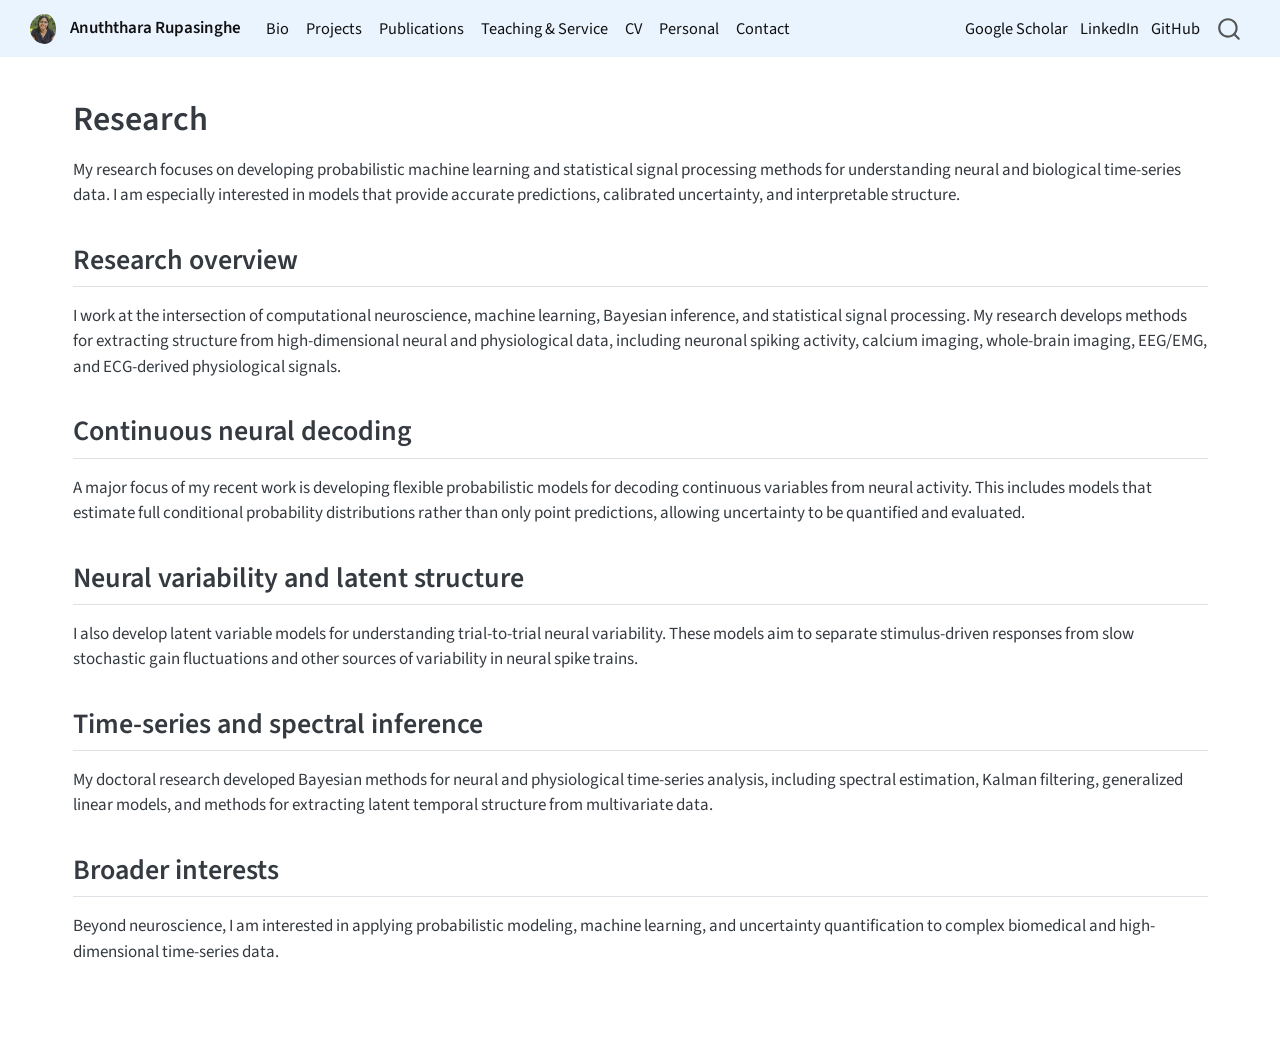
<file: docs/research.html>
<!DOCTYPE html>
<html xmlns="http://www.w3.org/1999/xhtml" lang="en" xml:lang="en"><head>

<meta charset="utf-8">
<meta name="generator" content="quarto-1.9.38">

<meta name="viewport" content="width=device-width, initial-scale=1.0, user-scalable=yes">


<title>Research – Anuththara Rupasinghe</title>
<style>
/* Default styles provided by pandoc.
** See https://pandoc.org/MANUAL.html#variables-for-html for config info.
*/
code{white-space: pre-wrap;}
span.smallcaps{font-variant: small-caps;}
div.columns{display: flex; gap: min(4vw, 1.5em);}
div.column{flex: auto; overflow-x: auto;}
div.hanging-indent{margin-left: 1.5em; text-indent: -1.5em;}
ul.task-list{list-style: none;}
ul.task-list li input[type="checkbox"] {
  width: 0.8em;
  margin: 0 0.8em 0.2em -1em; /* quarto-specific, see https://github.com/quarto-dev/quarto-cli/issues/4556 */ 
  vertical-align: middle;
}
</style>


<script src="site_libs/quarto-nav/quarto-nav.js"></script>
<script src="site_libs/quarto-nav/headroom.min.js"></script>
<script src="site_libs/clipboard/clipboard.min.js"></script>
<script src="site_libs/quarto-search/autocomplete.umd.js"></script>
<script src="site_libs/quarto-search/fuse.min.js"></script>
<script src="site_libs/quarto-search/quarto-search.js"></script>
<meta name="quarto:offset" content="./">
<script src="site_libs/quarto-html/quarto.js" type="module"></script>
<script src="site_libs/quarto-html/tabsets/tabsets.js" type="module"></script>
<script src="site_libs/quarto-html/popper.min.js"></script>
<script src="site_libs/quarto-html/tippy.umd.min.js"></script>
<script src="site_libs/quarto-html/anchor.min.js"></script>
<link href="site_libs/quarto-html/tippy.css" rel="stylesheet">
<link href="site_libs/quarto-html/quarto-syntax-highlighting-15634bcf2e68342d4ad2dfa704d543f6.css" rel="stylesheet" id="quarto-text-highlighting-styles">
<script src="site_libs/bootstrap/bootstrap.min.js"></script>
<link href="site_libs/bootstrap/bootstrap-icons.css" rel="stylesheet">
<link href="site_libs/bootstrap/bootstrap-a0f9fd0d421825b736dc1bbcbcba2219.min.css" rel="stylesheet" append-hash="true" id="quarto-bootstrap" data-mode="light">
<script id="quarto-search-options" type="application/json">{
  "location": "navbar",
  "copy-button": false,
  "collapse-after": 3,
  "panel-placement": "end",
  "type": "overlay",
  "limit": 50,
  "keyboard-shortcut": [
    "f",
    "/",
    "s"
  ],
  "show-item-context": false,
  "language": {
    "search-no-results-text": "No results",
    "search-matching-documents-text": "matching documents",
    "search-copy-link-title": "Copy link to search",
    "search-hide-matches-text": "Hide additional matches",
    "search-more-match-text": "more match in this document",
    "search-more-matches-text": "more matches in this document",
    "search-clear-button-title": "Clear",
    "search-text-placeholder": "",
    "search-detached-cancel-button-title": "Cancel",
    "search-submit-button-title": "Submit",
    "search-label": "Search"
  }
}</script>
<meta name="google-site-verification" content="zmH0bxProW3QMUqO-HfRJrGWWF78c6Ah-vSyieSVFYw">


<link rel="stylesheet" href="styles.css">
</head>

<body class="nav-fixed quarto-light">

<div id="quarto-search-results"></div>
  <header id="quarto-header" class="headroom fixed-top">
    <nav class="navbar navbar-expand-lg " data-bs-theme="dark">
      <div class="navbar-container container-fluid">
      <div class="navbar-brand-container mx-auto">
    <a href="./index.html" class="navbar-brand navbar-brand-logo">
    <img src="./profile.png" alt="" class="navbar-logo light-content">
    <img src="./profile.png" alt="" class="navbar-logo dark-content">
    </a>
    <a class="navbar-brand" href="./index.html">
    <span class="navbar-title">Anuththara Rupasinghe</span>
    </a>
  </div>
            <div id="quarto-search" class="" title="Search"></div>
          <button class="navbar-toggler" type="button" data-bs-toggle="collapse" data-bs-target="#navbarCollapse" aria-controls="navbarCollapse" role="menu" aria-expanded="false" aria-label="Toggle navigation" onclick="if (window.quartoToggleHeadroom) { window.quartoToggleHeadroom(); }">
  <span class="navbar-toggler-icon"></span>
</button>
          <div class="collapse navbar-collapse" id="navbarCollapse">
            <ul class="navbar-nav navbar-nav-scroll me-auto">
  <li class="nav-item">
    <a class="nav-link" href="./index.html"> 
<span class="menu-text">Bio</span></a>
  </li>  
  <li class="nav-item">
    <a class="nav-link" href="./projects.html"> 
<span class="menu-text">Projects</span></a>
  </li>  
  <li class="nav-item">
    <a class="nav-link" href="./publications.html"> 
<span class="menu-text">Publications</span></a>
  </li>  
  <li class="nav-item">
    <a class="nav-link" href="./teaching.html"> 
<span class="menu-text">Teaching &amp; Service</span></a>
  </li>  
  <li class="nav-item">
    <a class="nav-link" href="./cv.html"> 
<span class="menu-text">CV</span></a>
  </li>  
  <li class="nav-item">
    <a class="nav-link" href="./personal.html"> 
<span class="menu-text">Personal</span></a>
  </li>  
  <li class="nav-item">
    <a class="nav-link" href="./contact.html"> 
<span class="menu-text">Contact</span></a>
  </li>  
</ul>
            <ul class="navbar-nav navbar-nav-scroll ms-auto">
  <li class="nav-item">
    <a class="nav-link" href="https://scholar.google.com/citations?user=6TQuQqsAAAAJ&amp;hl=en"> 
<span class="menu-text">Google Scholar</span></a>
  </li>  
  <li class="nav-item">
    <a class="nav-link" href="https://www.linkedin.com/in/anuththara-rupasinghe-b1566b122/"> 
<span class="menu-text">LinkedIn</span></a>
  </li>  
  <li class="nav-item">
    <a class="nav-link" href="https://github.com/Anuththara-Rupasinghe"> 
<span class="menu-text">GitHub</span></a>
  </li>  
</ul>
          </div> <!-- /navcollapse -->
            <div class="quarto-navbar-tools">
</div>
      </div> <!-- /container-fluid -->
    </nav>
</header>
<!-- content -->
<div id="quarto-content" class="quarto-container page-columns page-rows-contents page-layout-full page-navbar">
<!-- sidebar -->
<!-- margin-sidebar -->
    
<!-- main -->
<main class="content column-page" id="quarto-document-content">

<header id="title-block-header" class="quarto-title-block default">
<div class="quarto-title">
<h1 class="title">Research</h1>
</div>



<div class="quarto-title-meta column-page">

    
  
    
  </div>
  


</header>


<p>My research focuses on developing probabilistic machine learning and statistical signal processing methods for understanding neural and biological time-series data. I am especially interested in models that provide accurate predictions, calibrated uncertainty, and interpretable structure.</p>
<section id="research-overview" class="level2">
<h2 class="anchored" data-anchor-id="research-overview">Research overview</h2>
<p>I work at the intersection of computational neuroscience, machine learning, Bayesian inference, and statistical signal processing. My research develops methods for extracting structure from high-dimensional neural and physiological data, including neuronal spiking activity, calcium imaging, whole-brain imaging, EEG/EMG, and ECG-derived physiological signals.</p>
</section>
<section id="continuous-neural-decoding" class="level2">
<h2 class="anchored" data-anchor-id="continuous-neural-decoding">Continuous neural decoding</h2>
<p>A major focus of my recent work is developing flexible probabilistic models for decoding continuous variables from neural activity. This includes models that estimate full conditional probability distributions rather than only point predictions, allowing uncertainty to be quantified and evaluated.</p>
</section>
<section id="neural-variability-and-latent-structure" class="level2">
<h2 class="anchored" data-anchor-id="neural-variability-and-latent-structure">Neural variability and latent structure</h2>
<p>I also develop latent variable models for understanding trial-to-trial neural variability. These models aim to separate stimulus-driven responses from slow stochastic gain fluctuations and other sources of variability in neural spike trains.</p>
</section>
<section id="time-series-and-spectral-inference" class="level2">
<h2 class="anchored" data-anchor-id="time-series-and-spectral-inference">Time-series and spectral inference</h2>
<p>My doctoral research developed Bayesian methods for neural and physiological time-series analysis, including spectral estimation, Kalman filtering, generalized linear models, and methods for extracting latent temporal structure from multivariate data.</p>
</section>
<section id="broader-interests" class="level2">
<h2 class="anchored" data-anchor-id="broader-interests">Broader interests</h2>
<p>Beyond neuroscience, I am interested in applying probabilistic modeling, machine learning, and uncertainty quantification to complex biomedical and high-dimensional time-series data.</p>


</section>

</main> <!-- /main -->
<script id="quarto-html-after-body" type="application/javascript">
  window.document.addEventListener("DOMContentLoaded", function (event) {
    const icon = "";
    const anchorJS = new window.AnchorJS();
    anchorJS.options = {
      placement: 'right',
      icon: icon
    };
    anchorJS.add('.anchored');
    const isCodeAnnotation = (el) => {
      for (const clz of el.classList) {
        if (clz.startsWith('code-annotation-')) {                     
          return true;
        }
      }
      return false;
    }
    const onCopySuccess = function(e) {
      // button target
      const button = e.trigger;
      // don't keep focus
      button.blur();
      // flash "checked"
      button.classList.add('code-copy-button-checked');
      var currentTitle = button.getAttribute("title");
      button.setAttribute("title", "Copied!");
      let tooltip;
      if (window.bootstrap) {
        button.setAttribute("data-bs-toggle", "tooltip");
        button.setAttribute("data-bs-placement", "left");
        button.setAttribute("data-bs-title", "Copied!");
        tooltip = new bootstrap.Tooltip(button, 
          { trigger: "manual", 
            customClass: "code-copy-button-tooltip",
            offset: [0, -8]});
        tooltip.show();    
      }
      setTimeout(function() {
        if (tooltip) {
          tooltip.hide();
          button.removeAttribute("data-bs-title");
          button.removeAttribute("data-bs-toggle");
          button.removeAttribute("data-bs-placement");
        }
        button.setAttribute("title", currentTitle);
        button.classList.remove('code-copy-button-checked');
      }, 1000);
      // clear code selection
      e.clearSelection();
    }
    const getTextToCopy = function(trigger) {
      const outerScaffold = trigger.parentElement.cloneNode(true);
      const codeEl = outerScaffold.querySelector('code');
      for (const childEl of codeEl.children) {
        if (isCodeAnnotation(childEl)) {
          childEl.remove();
        }
      }
      return codeEl.innerText;
    }
    const clipboard = new window.ClipboardJS('.code-copy-button:not([data-in-quarto-modal])', {
      text: getTextToCopy
    });
    clipboard.on('success', onCopySuccess);
    if (window.document.getElementById('quarto-embedded-source-code-modal')) {
      const clipboardModal = new window.ClipboardJS('.code-copy-button[data-in-quarto-modal]', {
        text: getTextToCopy,
        container: window.document.getElementById('quarto-embedded-source-code-modal')
      });
      clipboardModal.on('success', onCopySuccess);
    }
      var localhostRegex = new RegExp(/^(?:http|https):\/\/localhost\:?[0-9]*\//);
      var mailtoRegex = new RegExp(/^mailto:/);
        var filterRegex = new RegExp('/' + window.location.host + '/');
      var isInternal = (href) => {
          return filterRegex.test(href) || localhostRegex.test(href) || mailtoRegex.test(href);
      }
      // Inspect non-navigation links and adorn them if external
     var links = window.document.querySelectorAll('a[href]:not(.nav-link):not(.navbar-brand):not(.toc-action):not(.sidebar-link):not(.sidebar-item-toggle):not(.pagination-link):not(.no-external):not([aria-hidden]):not(.dropdown-item):not(.quarto-navigation-tool):not(.about-link)');
      for (var i=0; i<links.length; i++) {
        const link = links[i];
        if (!isInternal(link.href)) {
          // undo the damage that might have been done by quarto-nav.js in the case of
          // links that we want to consider external
          if (link.dataset.originalHref !== undefined) {
            link.href = link.dataset.originalHref;
          }
            // target, if specified
            link.setAttribute("target", "_blank");
            if (link.getAttribute("rel") === null) {
              link.setAttribute("rel", "noopener");
            }
        }
      }
    function tippyHover(el, contentFn, onTriggerFn, onUntriggerFn) {
      const config = {
        allowHTML: true,
        maxWidth: 500,
        delay: 100,
        arrow: false,
        appendTo: function(el) {
            return el.parentElement;
        },
        interactive: true,
        interactiveBorder: 10,
        theme: 'quarto',
        placement: 'bottom-start',
      };
      if (contentFn) {
        config.content = contentFn;
      }
      if (onTriggerFn) {
        config.onTrigger = onTriggerFn;
      }
      if (onUntriggerFn) {
        config.onUntrigger = onUntriggerFn;
      }
      window.tippy(el, config); 
    }
    const noterefs = window.document.querySelectorAll('a[role="doc-noteref"]');
    for (var i=0; i<noterefs.length; i++) {
      const ref = noterefs[i];
      tippyHover(ref, function() {
        // use id or data attribute instead here
        let href = ref.getAttribute('data-footnote-href') || ref.getAttribute('href');
        try { href = new URL(href).hash; } catch {}
        const id = href.replace(/^#\/?/, "");
        const note = window.document.getElementById(id);
        if (note) {
          return note.innerHTML;
        } else {
          return "";
        }
      });
    }
    const xrefs = window.document.querySelectorAll('a.quarto-xref');
    const processXRef = (id, note) => {
      // Strip column container classes
      const stripColumnClz = (el) => {
        el.classList.remove("page-full", "page-columns");
        if (el.children) {
          for (const child of el.children) {
            stripColumnClz(child);
          }
        }
      }
      stripColumnClz(note)
      if (id === null || id.startsWith('sec-')) {
        // Special case sections, only their first couple elements
        const container = document.createElement("div");
        if (note.children && note.children.length > 2) {
          container.appendChild(note.children[0].cloneNode(true));
          for (let i = 1; i < note.children.length; i++) {
            const child = note.children[i];
            if (child.tagName === "P" && child.innerText === "") {
              continue;
            } else {
              container.appendChild(child.cloneNode(true));
              break;
            }
          }
          if (window.Quarto?.typesetMath) {
            window.Quarto.typesetMath(container);
          }
          return container.innerHTML
        } else {
          if (window.Quarto?.typesetMath) {
            window.Quarto.typesetMath(note);
          }
          return note.innerHTML;
        }
      } else {
        // Remove any anchor links if they are present
        const anchorLink = note.querySelector('a.anchorjs-link');
        if (anchorLink) {
          anchorLink.remove();
        }
        if (window.Quarto?.typesetMath) {
          window.Quarto.typesetMath(note);
        }
        if (note.classList.contains("callout")) {
          return note.outerHTML;
        } else {
          return note.innerHTML;
        }
      }
    }
    for (var i=0; i<xrefs.length; i++) {
      const xref = xrefs[i];
      tippyHover(xref, undefined, function(instance) {
        instance.disable();
        let url = xref.getAttribute('href');
        let hash = undefined; 
        if (url.startsWith('#')) {
          hash = url;
        } else {
          try { hash = new URL(url).hash; } catch {}
        }
        if (hash) {
          const id = hash.replace(/^#\/?/, "");
          const note = window.document.getElementById(id);
          if (note !== null) {
            try {
              const html = processXRef(id, note.cloneNode(true));
              instance.setContent(html);
            } finally {
              instance.enable();
              instance.show();
            }
          } else {
            // See if we can fetch this
            fetch(url.split('#')[0])
            .then(res => res.text())
            .then(html => {
              const parser = new DOMParser();
              const htmlDoc = parser.parseFromString(html, "text/html");
              const note = htmlDoc.getElementById(id);
              if (note !== null) {
                const html = processXRef(id, note);
                instance.setContent(html);
              } 
            }).finally(() => {
              instance.enable();
              instance.show();
            });
          }
        } else {
          // See if we can fetch a full url (with no hash to target)
          // This is a special case and we should probably do some content thinning / targeting
          fetch(url)
          .then(res => res.text())
          .then(html => {
            const parser = new DOMParser();
            const htmlDoc = parser.parseFromString(html, "text/html");
            const note = htmlDoc.querySelector('main.content');
            if (note !== null) {
              // This should only happen for chapter cross references
              // (since there is no id in the URL)
              // remove the first header
              if (note.children.length > 0 && note.children[0].tagName === "HEADER") {
                note.children[0].remove();
              }
              const html = processXRef(null, note);
              instance.setContent(html);
            } 
          }).finally(() => {
            instance.enable();
            instance.show();
          });
        }
      }, function(instance) {
      });
    }
        let selectedAnnoteEl;
        const selectorForAnnotation = ( cell, annotation) => {
          let cellAttr = 'data-code-cell="' + cell + '"';
          let lineAttr = 'data-code-annotation="' +  annotation + '"';
          const selector = 'span[' + cellAttr + '][' + lineAttr + ']';
          return selector;
        }
        const selectCodeLines = (annoteEl) => {
          const doc = window.document;
          const targetCell = annoteEl.getAttribute("data-target-cell");
          const targetAnnotation = annoteEl.getAttribute("data-target-annotation");
          const annoteSpan = window.document.querySelector(selectorForAnnotation(targetCell, targetAnnotation));
          const lines = annoteSpan.getAttribute("data-code-lines").split(",");
          const lineIds = lines.map((line) => {
            return targetCell + "-" + line;
          })
          let top = null;
          let height = null;
          let parent = null;
          if (lineIds.length > 0) {
              //compute the position of the single el (top and bottom and make a div)
              const el = window.document.getElementById(lineIds[0]);
              top = el.offsetTop;
              height = el.offsetHeight;
              parent = el.parentElement.parentElement;
            if (lineIds.length > 1) {
              const lastEl = window.document.getElementById(lineIds[lineIds.length - 1]);
              const bottom = lastEl.offsetTop + lastEl.offsetHeight;
              height = bottom - top;
            }
            if (top !== null && height !== null && parent !== null) {
              // cook up a div (if necessary) and position it 
              let div = window.document.getElementById("code-annotation-line-highlight");
              if (div === null) {
                div = window.document.createElement("div");
                div.setAttribute("id", "code-annotation-line-highlight");
                div.style.position = 'absolute';
                parent.appendChild(div);
              }
              div.style.top = top - 2 + "px";
              div.style.height = height + 4 + "px";
              div.style.left = 0;
              let gutterDiv = window.document.getElementById("code-annotation-line-highlight-gutter");
              if (gutterDiv === null) {
                gutterDiv = window.document.createElement("div");
                gutterDiv.setAttribute("id", "code-annotation-line-highlight-gutter");
                gutterDiv.style.position = 'absolute';
                const codeCell = window.document.getElementById(targetCell);
                const gutter = codeCell.querySelector('.code-annotation-gutter');
                gutter.appendChild(gutterDiv);
              }
              gutterDiv.style.top = top - 2 + "px";
              gutterDiv.style.height = height + 4 + "px";
            }
            selectedAnnoteEl = annoteEl;
          }
        };
        const unselectCodeLines = () => {
          const elementsIds = ["code-annotation-line-highlight", "code-annotation-line-highlight-gutter"];
          elementsIds.forEach((elId) => {
            const div = window.document.getElementById(elId);
            if (div) {
              div.remove();
            }
          });
          selectedAnnoteEl = undefined;
        };
          // Handle positioning of the toggle
      window.addEventListener(
        "resize",
        throttle(() => {
          elRect = undefined;
          if (selectedAnnoteEl) {
            selectCodeLines(selectedAnnoteEl);
          }
        }, 10)
      );
      function throttle(fn, ms) {
      let throttle = false;
      let timer;
        return (...args) => {
          if(!throttle) { // first call gets through
              fn.apply(this, args);
              throttle = true;
          } else { // all the others get throttled
              if(timer) clearTimeout(timer); // cancel #2
              timer = setTimeout(() => {
                fn.apply(this, args);
                timer = throttle = false;
              }, ms);
          }
        };
      }
        // Attach click handler to the DT
        const annoteDls = window.document.querySelectorAll('dt[data-target-cell]');
        for (const annoteDlNode of annoteDls) {
          annoteDlNode.addEventListener('click', (event) => {
            const clickedEl = event.target;
            if (clickedEl !== selectedAnnoteEl) {
              unselectCodeLines();
              const activeEl = window.document.querySelector('dt[data-target-cell].code-annotation-active');
              if (activeEl) {
                activeEl.classList.remove('code-annotation-active');
              }
              selectCodeLines(clickedEl);
              clickedEl.classList.add('code-annotation-active');
            } else {
              // Unselect the line
              unselectCodeLines();
              clickedEl.classList.remove('code-annotation-active');
            }
          });
        }
    const findCites = (el) => {
      const parentEl = el.parentElement;
      if (parentEl) {
        const cites = parentEl.dataset.cites;
        if (cites) {
          return {
            el,
            cites: cites.split(' ')
          };
        } else {
          return findCites(el.parentElement)
        }
      } else {
        return undefined;
      }
    };
    var bibliorefs = window.document.querySelectorAll('a[role="doc-biblioref"]');
    for (var i=0; i<bibliorefs.length; i++) {
      const ref = bibliorefs[i];
      const citeInfo = findCites(ref);
      if (citeInfo) {
        tippyHover(citeInfo.el, function() {
          var popup = window.document.createElement('div');
          citeInfo.cites.forEach(function(cite) {
            var citeDiv = window.document.createElement('div');
            citeDiv.classList.add('hanging-indent');
            citeDiv.classList.add('csl-entry');
            var biblioDiv = window.document.getElementById('ref-' + cite);
            if (biblioDiv) {
              citeDiv.innerHTML = biblioDiv.innerHTML;
            }
            popup.appendChild(citeDiv);
          });
          return popup.innerHTML;
        });
      }
    }
  });
  </script>
</div> <!-- /content -->




</body></html>
</file>
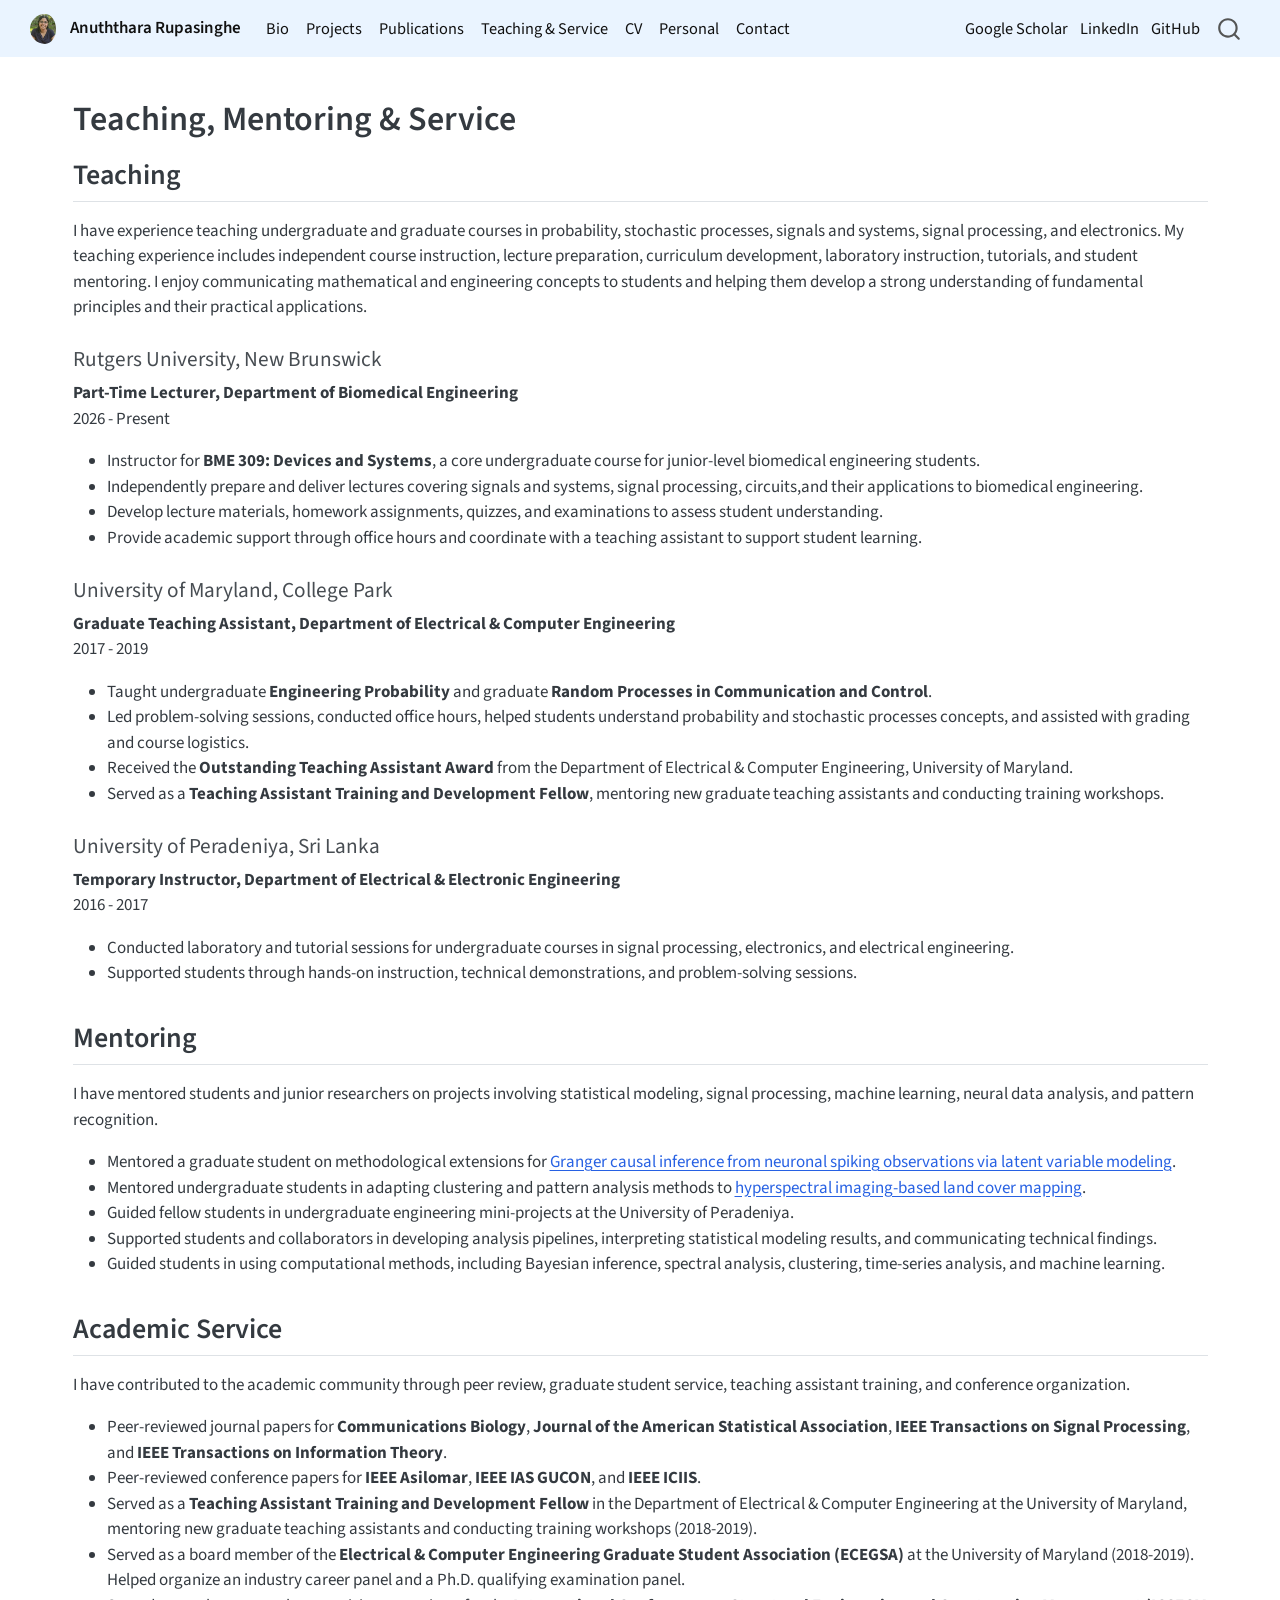
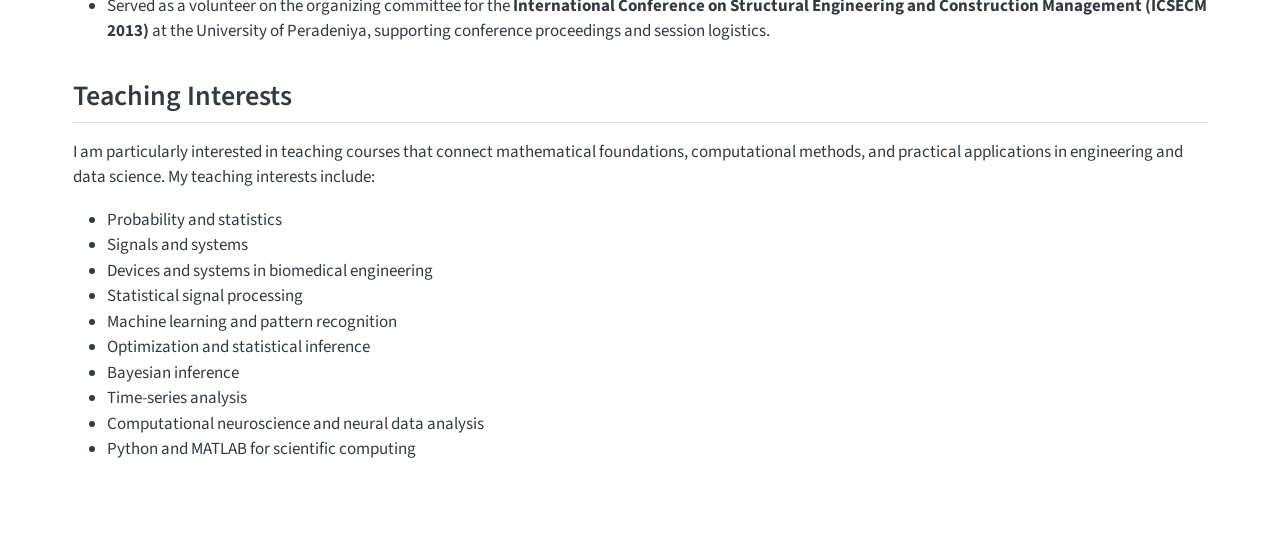
<file: docs/teaching.html>
<!DOCTYPE html>
<html xmlns="http://www.w3.org/1999/xhtml" lang="en" xml:lang="en"><head>

<meta charset="utf-8">
<meta name="generator" content="quarto-1.9.38">

<meta name="viewport" content="width=device-width, initial-scale=1.0, user-scalable=yes">


<title>Teaching, Mentoring &amp; Service – Anuththara Rupasinghe</title>
<style>
/* Default styles provided by pandoc.
** See https://pandoc.org/MANUAL.html#variables-for-html for config info.
*/
code{white-space: pre-wrap;}
span.smallcaps{font-variant: small-caps;}
div.columns{display: flex; gap: min(4vw, 1.5em);}
div.column{flex: auto; overflow-x: auto;}
div.hanging-indent{margin-left: 1.5em; text-indent: -1.5em;}
ul.task-list{list-style: none;}
ul.task-list li input[type="checkbox"] {
  width: 0.8em;
  margin: 0 0.8em 0.2em -1em; /* quarto-specific, see https://github.com/quarto-dev/quarto-cli/issues/4556 */ 
  vertical-align: middle;
}
</style>


<script src="site_libs/quarto-nav/quarto-nav.js"></script>
<script src="site_libs/quarto-nav/headroom.min.js"></script>
<script src="site_libs/clipboard/clipboard.min.js"></script>
<script src="site_libs/quarto-search/autocomplete.umd.js"></script>
<script src="site_libs/quarto-search/fuse.min.js"></script>
<script src="site_libs/quarto-search/quarto-search.js"></script>
<meta name="quarto:offset" content="./">
<script src="site_libs/quarto-html/quarto.js" type="module"></script>
<script src="site_libs/quarto-html/tabsets/tabsets.js" type="module"></script>
<script src="site_libs/quarto-html/popper.min.js"></script>
<script src="site_libs/quarto-html/tippy.umd.min.js"></script>
<script src="site_libs/quarto-html/anchor.min.js"></script>
<link href="site_libs/quarto-html/tippy.css" rel="stylesheet">
<link href="site_libs/quarto-html/quarto-syntax-highlighting-15634bcf2e68342d4ad2dfa704d543f6.css" rel="stylesheet" id="quarto-text-highlighting-styles">
<script src="site_libs/bootstrap/bootstrap.min.js"></script>
<link href="site_libs/bootstrap/bootstrap-icons.css" rel="stylesheet">
<link href="site_libs/bootstrap/bootstrap-a0f9fd0d421825b736dc1bbcbcba2219.min.css" rel="stylesheet" append-hash="true" id="quarto-bootstrap" data-mode="light">
<script id="quarto-search-options" type="application/json">{
  "location": "navbar",
  "copy-button": false,
  "collapse-after": 3,
  "panel-placement": "end",
  "type": "overlay",
  "limit": 50,
  "keyboard-shortcut": [
    "f",
    "/",
    "s"
  ],
  "show-item-context": false,
  "language": {
    "search-no-results-text": "No results",
    "search-matching-documents-text": "matching documents",
    "search-copy-link-title": "Copy link to search",
    "search-hide-matches-text": "Hide additional matches",
    "search-more-match-text": "more match in this document",
    "search-more-matches-text": "more matches in this document",
    "search-clear-button-title": "Clear",
    "search-text-placeholder": "",
    "search-detached-cancel-button-title": "Cancel",
    "search-submit-button-title": "Submit",
    "search-label": "Search"
  }
}</script>
<meta name="google-site-verification" content="zmH0bxProW3QMUqO-HfRJrGWWF78c6Ah-vSyieSVFYw">


<link rel="stylesheet" href="styles.css">
</head>

<body class="nav-fixed quarto-light">

<div id="quarto-search-results"></div>
  <header id="quarto-header" class="headroom fixed-top">
    <nav class="navbar navbar-expand-lg " data-bs-theme="dark">
      <div class="navbar-container container-fluid">
      <div class="navbar-brand-container mx-auto">
    <a href="./index.html" class="navbar-brand navbar-brand-logo">
    <img src="./profile.png" alt="" class="navbar-logo light-content">
    <img src="./profile.png" alt="" class="navbar-logo dark-content">
    </a>
    <a class="navbar-brand" href="./index.html">
    <span class="navbar-title">Anuththara Rupasinghe</span>
    </a>
  </div>
            <div id="quarto-search" class="" title="Search"></div>
          <button class="navbar-toggler" type="button" data-bs-toggle="collapse" data-bs-target="#navbarCollapse" aria-controls="navbarCollapse" role="menu" aria-expanded="false" aria-label="Toggle navigation" onclick="if (window.quartoToggleHeadroom) { window.quartoToggleHeadroom(); }">
  <span class="navbar-toggler-icon"></span>
</button>
          <div class="collapse navbar-collapse" id="navbarCollapse">
            <ul class="navbar-nav navbar-nav-scroll me-auto">
  <li class="nav-item">
    <a class="nav-link" href="./index.html"> 
<span class="menu-text">Bio</span></a>
  </li>  
  <li class="nav-item">
    <a class="nav-link" href="./projects.html"> 
<span class="menu-text">Projects</span></a>
  </li>  
  <li class="nav-item">
    <a class="nav-link" href="./publications.html"> 
<span class="menu-text">Publications</span></a>
  </li>  
  <li class="nav-item">
    <a class="nav-link active" href="./teaching.html" aria-current="page"> 
<span class="menu-text">Teaching &amp; Service</span></a>
  </li>  
  <li class="nav-item">
    <a class="nav-link" href="./cv.html"> 
<span class="menu-text">CV</span></a>
  </li>  
  <li class="nav-item">
    <a class="nav-link" href="./personal.html"> 
<span class="menu-text">Personal</span></a>
  </li>  
  <li class="nav-item">
    <a class="nav-link" href="./contact.html"> 
<span class="menu-text">Contact</span></a>
  </li>  
</ul>
            <ul class="navbar-nav navbar-nav-scroll ms-auto">
  <li class="nav-item">
    <a class="nav-link" href="https://scholar.google.com/citations?user=6TQuQqsAAAAJ&amp;hl=en"> 
<span class="menu-text">Google Scholar</span></a>
  </li>  
  <li class="nav-item">
    <a class="nav-link" href="https://www.linkedin.com/in/anuththara-rupasinghe-b1566b122/"> 
<span class="menu-text">LinkedIn</span></a>
  </li>  
  <li class="nav-item">
    <a class="nav-link" href="https://github.com/Anuththara-Rupasinghe"> 
<span class="menu-text">GitHub</span></a>
  </li>  
</ul>
          </div> <!-- /navcollapse -->
            <div class="quarto-navbar-tools">
</div>
      </div> <!-- /container-fluid -->
    </nav>
</header>
<!-- content -->
<div id="quarto-content" class="quarto-container page-columns page-rows-contents page-layout-full page-navbar">
<!-- sidebar -->
<!-- margin-sidebar -->
    
<!-- main -->
<main class="content column-page" id="quarto-document-content">

<header id="title-block-header" class="quarto-title-block default">
<div class="quarto-title">
<h1 class="title">Teaching, Mentoring &amp; Service</h1>
</div>



<div class="quarto-title-meta column-page">

    
  
    
  </div>
  


</header>


<section id="teaching" class="level2">
<h2 class="anchored" data-anchor-id="teaching">Teaching</h2>
<p>I have experience teaching undergraduate and graduate courses in probability, stochastic processes, signals and systems, signal processing, and electronics. My teaching experience includes independent course instruction, lecture preparation, curriculum development, laboratory instruction, tutorials, and student mentoring. I enjoy communicating mathematical and engineering concepts to students and helping them develop a strong understanding of fundamental principles and their practical applications.</p>
<section id="rutgers-university-new-brunswick" class="level4">
<h4 class="anchored" data-anchor-id="rutgers-university-new-brunswick">Rutgers University, New Brunswick</h4>
<p><strong>Part-Time Lecturer, Department of Biomedical Engineering</strong><br>
2026 - Present</p>
<ul>
<li>Instructor for <strong>BME 309: Devices and Systems</strong>, a core undergraduate course for junior-level biomedical engineering students.</li>
<li>Independently prepare and deliver lectures covering signals and systems, signal processing, circuits,and their applications to biomedical engineering.</li>
<li>Develop lecture materials, homework assignments, quizzes, and examinations to assess student understanding.</li>
<li>Provide academic support through office hours and coordinate with a teaching assistant to support student learning.</li>
</ul>
</section>
<section id="university-of-maryland-college-park" class="level4">
<h4 class="anchored" data-anchor-id="university-of-maryland-college-park">University of Maryland, College Park</h4>
<p><strong>Graduate Teaching Assistant, Department of Electrical &amp; Computer Engineering</strong><br>
2017 - 2019</p>
<ul>
<li>Taught undergraduate <strong>Engineering Probability</strong> and graduate <strong>Random Processes in Communication and Control</strong>.</li>
<li>Led problem-solving sessions, conducted office hours, helped students understand probability and stochastic processes concepts, and assisted with grading and course logistics.</li>
<li>Received the <strong>Outstanding Teaching Assistant Award</strong> from the Department of Electrical &amp; Computer Engineering, University of Maryland.</li>
<li>Served as a <strong>Teaching Assistant Training and Development Fellow</strong>, mentoring new graduate teaching assistants and conducting training workshops.</li>
</ul>
</section>
<section id="university-of-peradeniya-sri-lanka" class="level4">
<h4 class="anchored" data-anchor-id="university-of-peradeniya-sri-lanka">University of Peradeniya, Sri Lanka</h4>
<p><strong>Temporary Instructor, Department of Electrical &amp; Electronic Engineering</strong><br>
2016 - 2017</p>
<ul>
<li>Conducted laboratory and tutorial sessions for undergraduate courses in signal processing, electronics, and electrical engineering.</li>
<li>Supported students through hands-on instruction, technical demonstrations, and problem-solving sessions.</li>
</ul>
</section>
</section>
<section id="mentoring" class="level2">
<h2 class="anchored" data-anchor-id="mentoring">Mentoring</h2>
<p>I have mentored students and junior researchers on projects involving statistical modeling, signal processing, machine learning, neural data analysis, and pattern recognition.</p>
<ul>
<li>Mentored a graduate student on methodological extensions for <a href="https://ieeexplore.ieee.org/abstract/document/10051886">Granger causal inference from neuronal spiking observations via latent variable modeling</a>.</li>
<li>Mentored undergraduate students in adapting clustering and pattern analysis methods to <a href="https://icter.sljol.info/articles/abstract/10.4038/icter.v11i1.7190/">hyperspectral imaging-based land cover mapping</a>.</li>
<li>Guided fellow students in undergraduate engineering mini-projects at the University of Peradeniya.</li>
<li>Supported students and collaborators in developing analysis pipelines, interpreting statistical modeling results, and communicating technical findings.</li>
<li>Guided students in using computational methods, including Bayesian inference, spectral analysis, clustering, time-series analysis, and machine learning.</li>
</ul>
</section>
<section id="academic-service" class="level2">
<h2 class="anchored" data-anchor-id="academic-service">Academic Service</h2>
<p>I have contributed to the academic community through peer review, graduate student service, teaching assistant training, and conference organization.</p>
<ul>
<li>Peer-reviewed journal papers for <strong>Communications Biology</strong>, <strong>Journal of the American Statistical Association</strong>, <strong>IEEE Transactions on Signal Processing</strong>, and <strong>IEEE Transactions on Information Theory</strong>.</li>
<li>Peer-reviewed conference papers for <strong>IEEE Asilomar</strong>, <strong>IEEE IAS GUCON</strong>, and <strong>IEEE ICIIS</strong>.</li>
<li>Served as a <strong>Teaching Assistant Training and Development Fellow</strong> in the Department of Electrical &amp; Computer Engineering at the University of Maryland, mentoring new graduate teaching assistants and conducting training workshops (2018-2019).</li>
<li>Served as a board member of the <strong>Electrical &amp; Computer Engineering Graduate Student Association (ECEGSA)</strong> at the University of Maryland (2018-2019). Helped organize an industry career panel and a Ph.D.&nbsp;qualifying examination panel.</li>
<li>Served as a volunteer on the organizing committee for the <strong>International Conference on Structural Engineering and Construction Management (ICSECM 2013)</strong> at the University of Peradeniya, supporting conference proceedings and session logistics.</li>
</ul>
</section>
<section id="teaching-interests" class="level2">
<h2 class="anchored" data-anchor-id="teaching-interests">Teaching Interests</h2>
<p>I am particularly interested in teaching courses that connect mathematical foundations, computational methods, and practical applications in engineering and data science. My teaching interests include:</p>
<ul>
<li>Probability and statistics</li>
<li>Signals and systems</li>
<li>Devices and systems in biomedical engineering</li>
<li>Statistical signal processing</li>
<li>Machine learning and pattern recognition</li>
<li>Optimization and statistical inference</li>
<li>Bayesian inference</li>
<li>Time-series analysis</li>
<li>Computational neuroscience and neural data analysis</li>
<li>Python and MATLAB for scientific computing</li>
</ul>


</section>

</main> <!-- /main -->
<script id="quarto-html-after-body" type="application/javascript">
  window.document.addEventListener("DOMContentLoaded", function (event) {
    const icon = "";
    const anchorJS = new window.AnchorJS();
    anchorJS.options = {
      placement: 'right',
      icon: icon
    };
    anchorJS.add('.anchored');
    const isCodeAnnotation = (el) => {
      for (const clz of el.classList) {
        if (clz.startsWith('code-annotation-')) {                     
          return true;
        }
      }
      return false;
    }
    const onCopySuccess = function(e) {
      // button target
      const button = e.trigger;
      // don't keep focus
      button.blur();
      // flash "checked"
      button.classList.add('code-copy-button-checked');
      var currentTitle = button.getAttribute("title");
      button.setAttribute("title", "Copied!");
      let tooltip;
      if (window.bootstrap) {
        button.setAttribute("data-bs-toggle", "tooltip");
        button.setAttribute("data-bs-placement", "left");
        button.setAttribute("data-bs-title", "Copied!");
        tooltip = new bootstrap.Tooltip(button, 
          { trigger: "manual", 
            customClass: "code-copy-button-tooltip",
            offset: [0, -8]});
        tooltip.show();    
      }
      setTimeout(function() {
        if (tooltip) {
          tooltip.hide();
          button.removeAttribute("data-bs-title");
          button.removeAttribute("data-bs-toggle");
          button.removeAttribute("data-bs-placement");
        }
        button.setAttribute("title", currentTitle);
        button.classList.remove('code-copy-button-checked');
      }, 1000);
      // clear code selection
      e.clearSelection();
    }
    const getTextToCopy = function(trigger) {
      const outerScaffold = trigger.parentElement.cloneNode(true);
      const codeEl = outerScaffold.querySelector('code');
      for (const childEl of codeEl.children) {
        if (isCodeAnnotation(childEl)) {
          childEl.remove();
        }
      }
      return codeEl.innerText;
    }
    const clipboard = new window.ClipboardJS('.code-copy-button:not([data-in-quarto-modal])', {
      text: getTextToCopy
    });
    clipboard.on('success', onCopySuccess);
    if (window.document.getElementById('quarto-embedded-source-code-modal')) {
      const clipboardModal = new window.ClipboardJS('.code-copy-button[data-in-quarto-modal]', {
        text: getTextToCopy,
        container: window.document.getElementById('quarto-embedded-source-code-modal')
      });
      clipboardModal.on('success', onCopySuccess);
    }
      var localhostRegex = new RegExp(/^(?:http|https):\/\/localhost\:?[0-9]*\//);
      var mailtoRegex = new RegExp(/^mailto:/);
        var filterRegex = new RegExp('/' + window.location.host + '/');
      var isInternal = (href) => {
          return filterRegex.test(href) || localhostRegex.test(href) || mailtoRegex.test(href);
      }
      // Inspect non-navigation links and adorn them if external
     var links = window.document.querySelectorAll('a[href]:not(.nav-link):not(.navbar-brand):not(.toc-action):not(.sidebar-link):not(.sidebar-item-toggle):not(.pagination-link):not(.no-external):not([aria-hidden]):not(.dropdown-item):not(.quarto-navigation-tool):not(.about-link)');
      for (var i=0; i<links.length; i++) {
        const link = links[i];
        if (!isInternal(link.href)) {
          // undo the damage that might have been done by quarto-nav.js in the case of
          // links that we want to consider external
          if (link.dataset.originalHref !== undefined) {
            link.href = link.dataset.originalHref;
          }
            // target, if specified
            link.setAttribute("target", "_blank");
            if (link.getAttribute("rel") === null) {
              link.setAttribute("rel", "noopener");
            }
        }
      }
    function tippyHover(el, contentFn, onTriggerFn, onUntriggerFn) {
      const config = {
        allowHTML: true,
        maxWidth: 500,
        delay: 100,
        arrow: false,
        appendTo: function(el) {
            return el.parentElement;
        },
        interactive: true,
        interactiveBorder: 10,
        theme: 'quarto',
        placement: 'bottom-start',
      };
      if (contentFn) {
        config.content = contentFn;
      }
      if (onTriggerFn) {
        config.onTrigger = onTriggerFn;
      }
      if (onUntriggerFn) {
        config.onUntrigger = onUntriggerFn;
      }
      window.tippy(el, config); 
    }
    const noterefs = window.document.querySelectorAll('a[role="doc-noteref"]');
    for (var i=0; i<noterefs.length; i++) {
      const ref = noterefs[i];
      tippyHover(ref, function() {
        // use id or data attribute instead here
        let href = ref.getAttribute('data-footnote-href') || ref.getAttribute('href');
        try { href = new URL(href).hash; } catch {}
        const id = href.replace(/^#\/?/, "");
        const note = window.document.getElementById(id);
        if (note) {
          return note.innerHTML;
        } else {
          return "";
        }
      });
    }
    const xrefs = window.document.querySelectorAll('a.quarto-xref');
    const processXRef = (id, note) => {
      // Strip column container classes
      const stripColumnClz = (el) => {
        el.classList.remove("page-full", "page-columns");
        if (el.children) {
          for (const child of el.children) {
            stripColumnClz(child);
          }
        }
      }
      stripColumnClz(note)
      if (id === null || id.startsWith('sec-')) {
        // Special case sections, only their first couple elements
        const container = document.createElement("div");
        if (note.children && note.children.length > 2) {
          container.appendChild(note.children[0].cloneNode(true));
          for (let i = 1; i < note.children.length; i++) {
            const child = note.children[i];
            if (child.tagName === "P" && child.innerText === "") {
              continue;
            } else {
              container.appendChild(child.cloneNode(true));
              break;
            }
          }
          if (window.Quarto?.typesetMath) {
            window.Quarto.typesetMath(container);
          }
          return container.innerHTML
        } else {
          if (window.Quarto?.typesetMath) {
            window.Quarto.typesetMath(note);
          }
          return note.innerHTML;
        }
      } else {
        // Remove any anchor links if they are present
        const anchorLink = note.querySelector('a.anchorjs-link');
        if (anchorLink) {
          anchorLink.remove();
        }
        if (window.Quarto?.typesetMath) {
          window.Quarto.typesetMath(note);
        }
        if (note.classList.contains("callout")) {
          return note.outerHTML;
        } else {
          return note.innerHTML;
        }
      }
    }
    for (var i=0; i<xrefs.length; i++) {
      const xref = xrefs[i];
      tippyHover(xref, undefined, function(instance) {
        instance.disable();
        let url = xref.getAttribute('href');
        let hash = undefined; 
        if (url.startsWith('#')) {
          hash = url;
        } else {
          try { hash = new URL(url).hash; } catch {}
        }
        if (hash) {
          const id = hash.replace(/^#\/?/, "");
          const note = window.document.getElementById(id);
          if (note !== null) {
            try {
              const html = processXRef(id, note.cloneNode(true));
              instance.setContent(html);
            } finally {
              instance.enable();
              instance.show();
            }
          } else {
            // See if we can fetch this
            fetch(url.split('#')[0])
            .then(res => res.text())
            .then(html => {
              const parser = new DOMParser();
              const htmlDoc = parser.parseFromString(html, "text/html");
              const note = htmlDoc.getElementById(id);
              if (note !== null) {
                const html = processXRef(id, note);
                instance.setContent(html);
              } 
            }).finally(() => {
              instance.enable();
              instance.show();
            });
          }
        } else {
          // See if we can fetch a full url (with no hash to target)
          // This is a special case and we should probably do some content thinning / targeting
          fetch(url)
          .then(res => res.text())
          .then(html => {
            const parser = new DOMParser();
            const htmlDoc = parser.parseFromString(html, "text/html");
            const note = htmlDoc.querySelector('main.content');
            if (note !== null) {
              // This should only happen for chapter cross references
              // (since there is no id in the URL)
              // remove the first header
              if (note.children.length > 0 && note.children[0].tagName === "HEADER") {
                note.children[0].remove();
              }
              const html = processXRef(null, note);
              instance.setContent(html);
            } 
          }).finally(() => {
            instance.enable();
            instance.show();
          });
        }
      }, function(instance) {
      });
    }
        let selectedAnnoteEl;
        const selectorForAnnotation = ( cell, annotation) => {
          let cellAttr = 'data-code-cell="' + cell + '"';
          let lineAttr = 'data-code-annotation="' +  annotation + '"';
          const selector = 'span[' + cellAttr + '][' + lineAttr + ']';
          return selector;
        }
        const selectCodeLines = (annoteEl) => {
          const doc = window.document;
          const targetCell = annoteEl.getAttribute("data-target-cell");
          const targetAnnotation = annoteEl.getAttribute("data-target-annotation");
          const annoteSpan = window.document.querySelector(selectorForAnnotation(targetCell, targetAnnotation));
          const lines = annoteSpan.getAttribute("data-code-lines").split(",");
          const lineIds = lines.map((line) => {
            return targetCell + "-" + line;
          })
          let top = null;
          let height = null;
          let parent = null;
          if (lineIds.length > 0) {
              //compute the position of the single el (top and bottom and make a div)
              const el = window.document.getElementById(lineIds[0]);
              top = el.offsetTop;
              height = el.offsetHeight;
              parent = el.parentElement.parentElement;
            if (lineIds.length > 1) {
              const lastEl = window.document.getElementById(lineIds[lineIds.length - 1]);
              const bottom = lastEl.offsetTop + lastEl.offsetHeight;
              height = bottom - top;
            }
            if (top !== null && height !== null && parent !== null) {
              // cook up a div (if necessary) and position it 
              let div = window.document.getElementById("code-annotation-line-highlight");
              if (div === null) {
                div = window.document.createElement("div");
                div.setAttribute("id", "code-annotation-line-highlight");
                div.style.position = 'absolute';
                parent.appendChild(div);
              }
              div.style.top = top - 2 + "px";
              div.style.height = height + 4 + "px";
              div.style.left = 0;
              let gutterDiv = window.document.getElementById("code-annotation-line-highlight-gutter");
              if (gutterDiv === null) {
                gutterDiv = window.document.createElement("div");
                gutterDiv.setAttribute("id", "code-annotation-line-highlight-gutter");
                gutterDiv.style.position = 'absolute';
                const codeCell = window.document.getElementById(targetCell);
                const gutter = codeCell.querySelector('.code-annotation-gutter');
                gutter.appendChild(gutterDiv);
              }
              gutterDiv.style.top = top - 2 + "px";
              gutterDiv.style.height = height + 4 + "px";
            }
            selectedAnnoteEl = annoteEl;
          }
        };
        const unselectCodeLines = () => {
          const elementsIds = ["code-annotation-line-highlight", "code-annotation-line-highlight-gutter"];
          elementsIds.forEach((elId) => {
            const div = window.document.getElementById(elId);
            if (div) {
              div.remove();
            }
          });
          selectedAnnoteEl = undefined;
        };
          // Handle positioning of the toggle
      window.addEventListener(
        "resize",
        throttle(() => {
          elRect = undefined;
          if (selectedAnnoteEl) {
            selectCodeLines(selectedAnnoteEl);
          }
        }, 10)
      );
      function throttle(fn, ms) {
      let throttle = false;
      let timer;
        return (...args) => {
          if(!throttle) { // first call gets through
              fn.apply(this, args);
              throttle = true;
          } else { // all the others get throttled
              if(timer) clearTimeout(timer); // cancel #2
              timer = setTimeout(() => {
                fn.apply(this, args);
                timer = throttle = false;
              }, ms);
          }
        };
      }
        // Attach click handler to the DT
        const annoteDls = window.document.querySelectorAll('dt[data-target-cell]');
        for (const annoteDlNode of annoteDls) {
          annoteDlNode.addEventListener('click', (event) => {
            const clickedEl = event.target;
            if (clickedEl !== selectedAnnoteEl) {
              unselectCodeLines();
              const activeEl = window.document.querySelector('dt[data-target-cell].code-annotation-active');
              if (activeEl) {
                activeEl.classList.remove('code-annotation-active');
              }
              selectCodeLines(clickedEl);
              clickedEl.classList.add('code-annotation-active');
            } else {
              // Unselect the line
              unselectCodeLines();
              clickedEl.classList.remove('code-annotation-active');
            }
          });
        }
    const findCites = (el) => {
      const parentEl = el.parentElement;
      if (parentEl) {
        const cites = parentEl.dataset.cites;
        if (cites) {
          return {
            el,
            cites: cites.split(' ')
          };
        } else {
          return findCites(el.parentElement)
        }
      } else {
        return undefined;
      }
    };
    var bibliorefs = window.document.querySelectorAll('a[role="doc-biblioref"]');
    for (var i=0; i<bibliorefs.length; i++) {
      const ref = bibliorefs[i];
      const citeInfo = findCites(ref);
      if (citeInfo) {
        tippyHover(citeInfo.el, function() {
          var popup = window.document.createElement('div');
          citeInfo.cites.forEach(function(cite) {
            var citeDiv = window.document.createElement('div');
            citeDiv.classList.add('hanging-indent');
            citeDiv.classList.add('csl-entry');
            var biblioDiv = window.document.getElementById('ref-' + cite);
            if (biblioDiv) {
              citeDiv.innerHTML = biblioDiv.innerHTML;
            }
            popup.appendChild(citeDiv);
          });
          return popup.innerHTML;
        });
      }
    }
  });
  </script>
</div> <!-- /content -->




</body></html>
</file>
<file: docs/site_libs/quarto-html/tippy.css>
.tippy-box[data-animation=fade][data-state=hidden]{opacity:0}[data-tippy-root]{max-width:calc(100vw - 10px)}.tippy-box{position:relative;background-color:#333;color:#fff;border-radius:4px;font-size:14px;line-height:1.4;white-space:normal;outline:0;transition-property:transform,visibility,opacity}.tippy-box[data-placement^=top]>.tippy-arrow{bottom:0}.tippy-box[data-placement^=top]>.tippy-arrow:before{bottom:-7px;left:0;border-width:8px 8px 0;border-top-color:initial;transform-origin:center top}.tippy-box[data-placement^=bottom]>.tippy-arrow{top:0}.tippy-box[data-placement^=bottom]>.tippy-arrow:before{top:-7px;left:0;border-width:0 8px 8px;border-bottom-color:initial;transform-origin:center bottom}.tippy-box[data-placement^=left]>.tippy-arrow{right:0}.tippy-box[data-placement^=left]>.tippy-arrow:before{border-width:8px 0 8px 8px;border-left-color:initial;right:-7px;transform-origin:center left}.tippy-box[data-placement^=right]>.tippy-arrow{left:0}.tippy-box[data-placement^=right]>.tippy-arrow:before{left:-7px;border-width:8px 8px 8px 0;border-right-color:initial;transform-origin:center right}.tippy-box[data-inertia][data-state=visible]{transition-timing-function:cubic-bezier(.54,1.5,.38,1.11)}.tippy-arrow{width:16px;height:16px;color:#333}.tippy-arrow:before{content:"";position:absolute;border-color:transparent;border-style:solid}.tippy-content{position:relative;padding:5px 9px;z-index:1}
</file>
<file: docs/site_libs/quarto-html/quarto-syntax-highlighting-15634bcf2e68342d4ad2dfa704d543f6.css>
/* quarto syntax highlight colors */
:root {
  --quarto-hl-ot-color: #003B4F;
  --quarto-hl-at-color: #657422;
  --quarto-hl-ss-color: #20794D;
  --quarto-hl-an-color: #5E5E5E;
  --quarto-hl-fu-color: #4758AB;
  --quarto-hl-st-color: #20794D;
  --quarto-hl-cf-color: #003B4F;
  --quarto-hl-op-color: #5E5E5E;
  --quarto-hl-er-color: #AD0000;
  --quarto-hl-bn-color: #AD0000;
  --quarto-hl-al-color: #AD0000;
  --quarto-hl-va-color: #111111;
  --quarto-hl-bu-color: inherit;
  --quarto-hl-ex-color: inherit;
  --quarto-hl-pp-color: #AD0000;
  --quarto-hl-in-color: #5E5E5E;
  --quarto-hl-vs-color: #20794D;
  --quarto-hl-wa-color: #5E5E5E;
  --quarto-hl-do-color: #5E5E5E;
  --quarto-hl-im-color: #00769E;
  --quarto-hl-ch-color: #20794D;
  --quarto-hl-dt-color: #AD0000;
  --quarto-hl-fl-color: #AD0000;
  --quarto-hl-co-color: #5E5E5E;
  --quarto-hl-cv-color: #5E5E5E;
  --quarto-hl-cn-color: #8f5902;
  --quarto-hl-sc-color: #5E5E5E;
  --quarto-hl-dv-color: #AD0000;
  --quarto-hl-kw-color: #003B4F;
}

/* other quarto variables */
:root {
  --quarto-font-monospace: SFMono-Regular, Menlo, Monaco, Consolas, "Liberation Mono", "Courier New", monospace;
}

/* syntax highlight based on Pandoc's rules */
pre > code.sourceCode > span {
  color: #003B4F;
}

code.sourceCode > span {
  color: #003B4F;
}

div.sourceCode,
div.sourceCode pre.sourceCode {
  color: #003B4F;
}

/* Normal */
code span {
  color: #003B4F;
}

/* Alert */
code span.al {
  color: #AD0000;
  font-style: inherit;
}

/* Annotation */
code span.an {
  color: #5E5E5E;
  font-style: inherit;
}

/* Attribute */
code span.at {
  color: #657422;
  font-style: inherit;
}

/* BaseN */
code span.bn {
  color: #AD0000;
  font-style: inherit;
}

/* BuiltIn */
code span.bu {
  font-style: inherit;
}

/* ControlFlow */
code span.cf {
  color: #003B4F;
  font-weight: bold;
  font-style: inherit;
}

/* Char */
code span.ch {
  color: #20794D;
  font-style: inherit;
}

/* Constant */
code span.cn {
  color: #8f5902;
  font-style: inherit;
}

/* Comment */
code span.co {
  color: #5E5E5E;
  font-style: inherit;
}

/* CommentVar */
code span.cv {
  color: #5E5E5E;
  font-style: italic;
}

/* Documentation */
code span.do {
  color: #5E5E5E;
  font-style: italic;
}

/* DataType */
code span.dt {
  color: #AD0000;
  font-style: inherit;
}

/* DecVal */
code span.dv {
  color: #AD0000;
  font-style: inherit;
}

/* Error */
code span.er {
  color: #AD0000;
  font-style: inherit;
}

/* Extension */
code span.ex {
  font-style: inherit;
}

/* Float */
code span.fl {
  color: #AD0000;
  font-style: inherit;
}

/* Function */
code span.fu {
  color: #4758AB;
  font-style: inherit;
}

/* Import */
code span.im {
  color: #00769E;
  font-style: inherit;
}

/* Information */
code span.in {
  color: #5E5E5E;
  font-style: inherit;
}

/* Keyword */
code span.kw {
  color: #003B4F;
  font-weight: bold;
  font-style: inherit;
}

/* Operator */
code span.op {
  color: #5E5E5E;
  font-style: inherit;
}

/* Other */
code span.ot {
  color: #003B4F;
  font-style: inherit;
}

/* Preprocessor */
code span.pp {
  color: #AD0000;
  font-style: inherit;
}

/* SpecialChar */
code span.sc {
  color: #5E5E5E;
  font-style: inherit;
}

/* SpecialString */
code span.ss {
  color: #20794D;
  font-style: inherit;
}

/* String */
code span.st {
  color: #20794D;
  font-style: inherit;
}

/* Variable */
code span.va {
  color: #111111;
  font-style: inherit;
}

/* VerbatimString */
code span.vs {
  color: #20794D;
  font-style: inherit;
}

/* Warning */
code span.wa {
  color: #5E5E5E;
  font-style: italic;
}

.prevent-inlining {
  content: "</";
}

/*# sourceMappingURL=f23921c56f73e400b49028c9186a1aa0.css.map */
</file>
<file: docs/styles.css>
/* =========================
   PROJECTS
   ========================= */

.project-block {
  display: grid;
  grid-template-columns: 420px 1fr;
  gap: 2rem;
  align-items: center;
  margin-bottom: 3rem;
  padding-bottom: 2.5rem;
  border-bottom: 1px solid #ddd;
}

.project-image {
  display: flex;
  align-items: center;
  justify-content: center;
  min-height: 240px;
  padding: 0.5rem;
  background: #ffffff;
}

.project-image img {
  width: 100%;
  max-width: 420px;
  max-height: 320px;
  object-fit: contain;
}

.project-text h2 {
  margin-top: 0;
}

@media (max-width: 768px) {
  .project-block {
    grid-template-columns: 1fr;
  }

  .project-image {
    min-height: auto;
  }

  .project-image img {
    max-width: 85%;
  }
}


/* =========================
   BIO
   ========================= */

.bio-name {
  margin-bottom: 0.25rem;
}

.bio-title {
  margin-top: 0;
  margin-bottom: 0.4rem;
}

.bio-position {
  font-size: 1.15rem;
  font-weight: 600;
  margin-top: 0;
  margin-bottom: 0.4rem;
}


/* =========================
   PERSONAL-PAGE SLIDESHOW
   ========================= */

.slideshow-container {
  position: relative;
  width: 100%;
  max-width: 700px;
  height: 420px;
  margin: 2rem auto;
  overflow: hidden;
  border-radius: 12px;
}

.slide {
  position: absolute;
  width: 100%;
  height: 100%;
  object-fit: cover;
  opacity: 0;
  transition: opacity 1s ease-in-out;
}

.slide.active {
  opacity: 1;
}


/* =========================
   FIXED NAVBAR
   ========================= */

.navbar {
  background-color: #eaf4ff !important;
  position: fixed !important;
  top: 0 !important;
  left: 0 !important;
  right: 0 !important;
  width: 100% !important;
  z-index: 9999 !important;
  min-height: 56px !important;
  padding-top: 0 !important;
  padding-bottom: 0 !important;
}

/* Leave room for the fixed navbar */
body {
  padding-top: 70px !important;
}

/* Main navbar container */
.navbar .container-fluid,
.navbar .navbar-container {
  min-height: 56px !important;
  display: flex !important;
  align-items: center !important;
  flex-wrap: nowrap !important;
}

/* Text color and no wrapping */
.navbar .navbar-brand,
.navbar .navbar-nav .nav-link,
.navbar .quarto-navbar-tools .quarto-navigation-tool {
  color: #111111 !important;
  white-space: nowrap !important;
}

/* Hover color */
.navbar .navbar-nav .nav-link:hover,
.navbar .quarto-navbar-tools .quarto-navigation-tool:hover {
  color: #005ebd !important;
}

/* Main navigation links */
.navbar .navbar-nav .nav-link {
  padding-left: 0.9rem !important;
  padding-right: 0.9rem !important;
  padding-top: 0 !important;
  padding-bottom: 0 !important;
  font-size: 1.08rem !important;
  font-weight: 400 !important;
  line-height: 56px !important;
}

/* Name on the left */
.navbar .navbar-brand {
  font-size: 1.2rem !important;
  font-weight: 600 !important;
  display: flex !important;
  align-items: center !important;
  height: 56px !important;
  padding-top: 0 !important;
  padding-bottom: 0 !important;
  flex-shrink: 0 !important;
}

/* Navbar logo */
.navbar-logo,
img.navbar-logo,
.navbar-brand img {
  height: 36px !important;
  width: 36px !important;
  min-height: 36px !important;
  min-width: 36px !important;
  max-height: 36px !important;
  max-width: 36px !important;
  object-fit: cover !important;
  border-radius: 50% !important;
  overflow: hidden !important;
  display: inline-block !important;
  margin-right: 8px !important;
}

/* Keep navbar groups from wrapping */
.navbar-nav {
  flex-wrap: nowrap !important;
}


/* =========================
   DESKTOP NAVBAR
   ========================= */

@media (min-width: 992px) {
  .navbar-collapse {
    background-color: transparent !important;
    padding: 0 !important;
    border-radius: 0 !important;
    box-shadow: none !important;
    flex-wrap: nowrap !important;
  }
}


/* =========================
   MEDIUM LAPTOP SCREENS
   ========================= */

@media (min-width: 992px) and (max-width: 1450px) {
  .navbar .navbar-nav .nav-link {
    padding-left: 0.5rem !important;
    padding-right: 0.5rem !important;
    font-size: 0.96rem !important;
  }

  .navbar .navbar-brand {
    font-size: 1rem !important;
  }

  .navbar-logo,
  img.navbar-logo,
  .navbar-brand img {
    height: 30px !important;
    width: 30px !important;
    min-height: 30px !important;
    min-width: 30px !important;
    max-height: 30px !important;
    max-width: 30px !important;
    margin-right: 6px !important;
  }

  .navbar-nav.navbar-nav-scroll.ms-auto .nav-link {
    padding-left: 0.35rem !important;
    padding-right: 0.35rem !important;
  }

  .navbar .quarto-navbar-tools .quarto-navigation-tool {
    margin-left: 0.3rem !important;
  }
}


/* =========================
   SMALLER LAPTOP SCREENS
   ========================= */

@media (min-width: 992px) and (max-width: 1200px) {
  .navbar .navbar-nav .nav-link {
    padding-left: 0.35rem !important;
    padding-right: 0.35rem !important;
    font-size: 0.88rem !important;
  }

  .navbar .navbar-brand {
    font-size: 0.95rem !important;
  }

  .navbar-logo,
  img.navbar-logo,
  .navbar-brand img {
    height: 28px !important;
    width: 28px !important;
    min-height: 28px !important;
    min-width: 28px !important;
    max-height: 28px !important;
    max-width: 28px !important;
  }
}


/* =========================
   MOBILE NAVBAR
   ========================= */

@media (max-width: 991px) {
  .navbar {
    max-height: none !important;
  }

  .navbar .container-fluid,
  .navbar .navbar-container {
    flex-wrap: wrap !important;
  }

  .navbar-collapse,
  .navbar-collapse.show {
    background-color: #eaf4ff !important;
    width: 100% !important;
    padding: 1rem !important;
    border-radius: 0 0 12px 12px !important;
    box-shadow: 0 8px 18px rgba(0, 0, 0, 0.12) !important;
  }

  .navbar-collapse .navbar-nav {
    flex-direction: column !important;
    align-items: flex-start !important;
    width: 100% !important;
  }

  .navbar-collapse .nav-link {
    color: #111111 !important;
    width: 100% !important;
    font-size: 1.05rem !important;
    line-height: 1.4 !important;
    padding: 0.65rem 1rem !important;
  }

  .navbar-collapse .nav-link:hover {
    color: #005ebd !important;
    background-color: #d9ecff !important;
    border-radius: 8px !important;
  }

  .navbar-toggler {
    border-color: transparent !important;
  }

  .navbar-toggler-icon {
    filter: invert(1) !important;
  }
}


/* =========================
   TIMELINE
   ========================= */

.timeline {
  max-width: 900px;
  margin: 1.5rem 0;
  border-left: 3px solid #cfe5ff;
  padding-left: 1.5rem;
}

.timeline-item {
  display: grid;
  grid-template-columns: 75px 1fr;
  gap: 0.7rem;
  margin-bottom: 0.75rem;
  position: relative;
}

.timeline-item::before {
  content: "";
  position: absolute;
  left: -1.9rem;
  top: 0.3rem;
  width: 12px;
  height: 12px;
  background-color: #005ebd;
  border-radius: 50%;
  border: 3px solid #eaf4ff;
}

.timeline-year {
  font-weight: 700;
  color: #005ebd;
  line-height: 1.35;
}

.timeline-content {
  line-height: 1.35;
  margin: 0;
}

.timeline-content p {
  margin: 0;
}

@media (max-width: 768px) {
  .timeline-item {
    grid-template-columns: 1fr;
    gap: 0.1rem;
    margin-bottom: 0.9rem;
  }

  .timeline-year {
    font-size: 1rem;
  }
}
</file>
